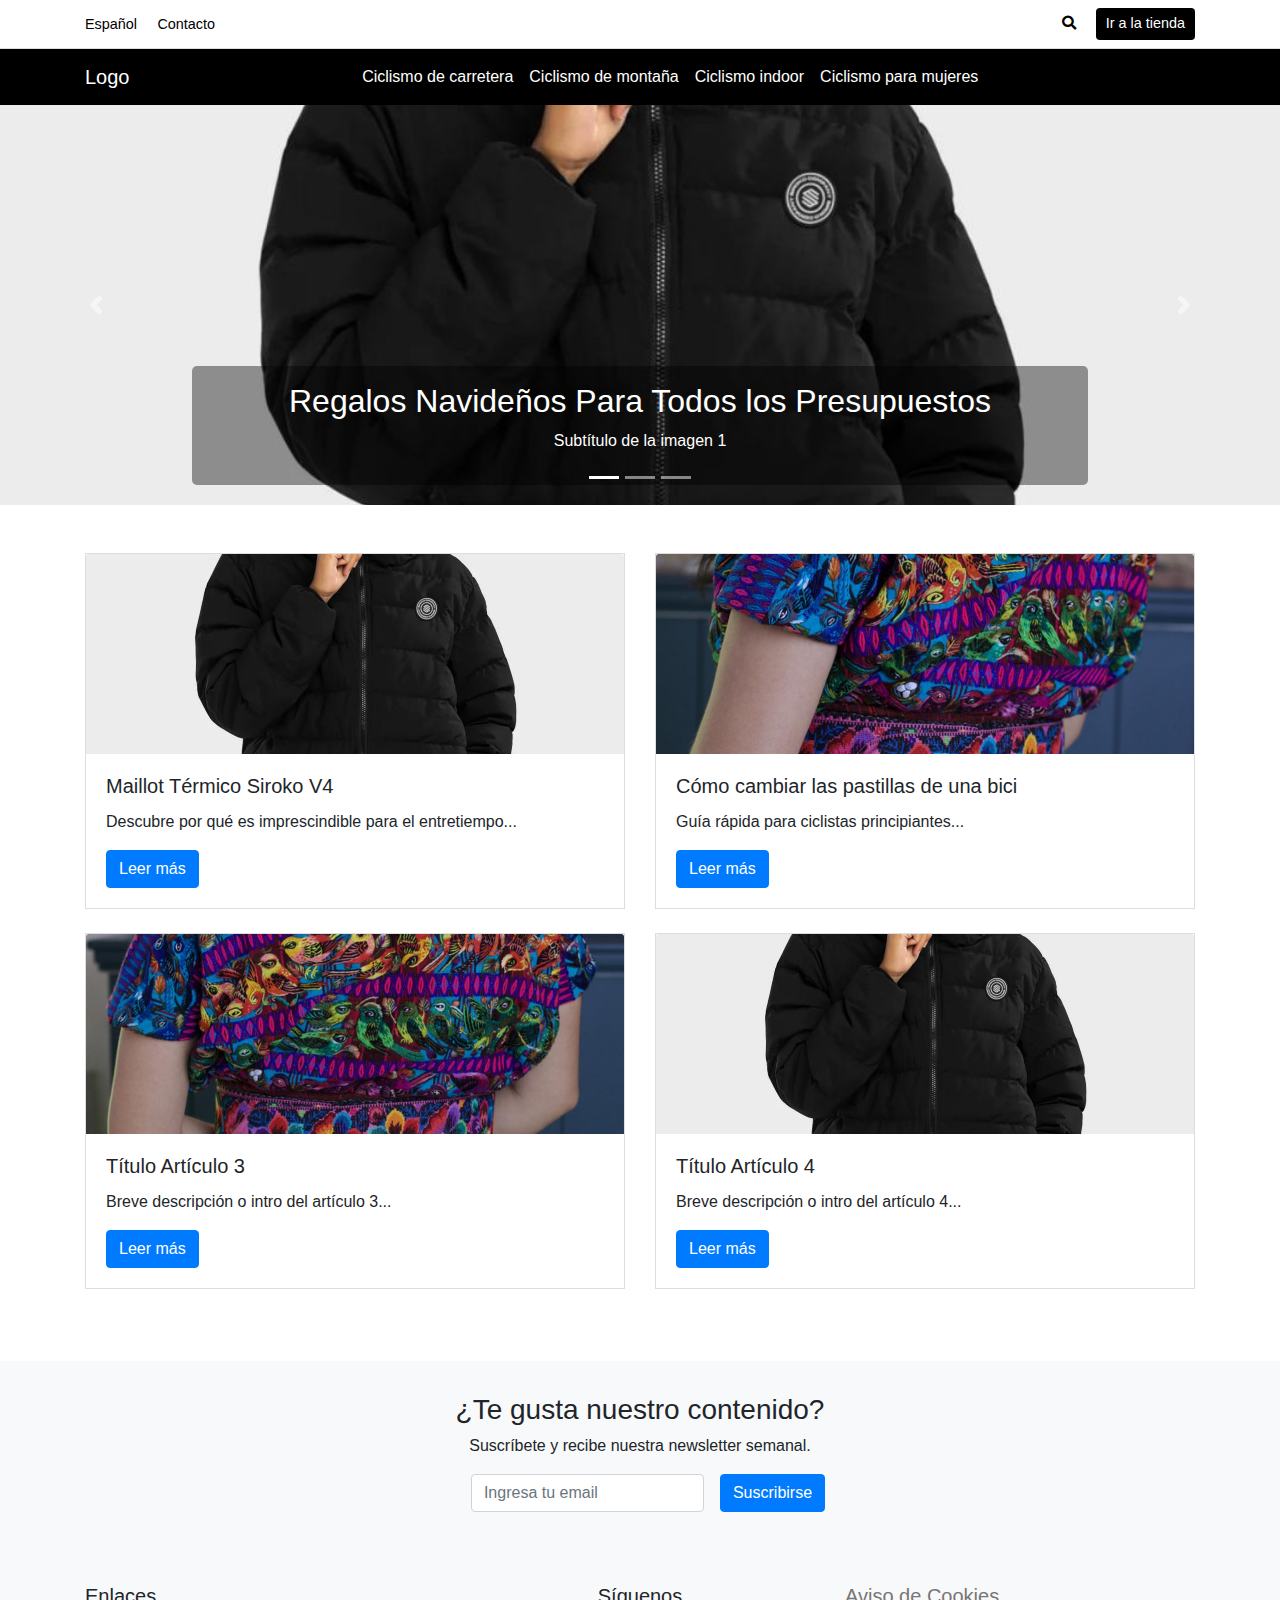
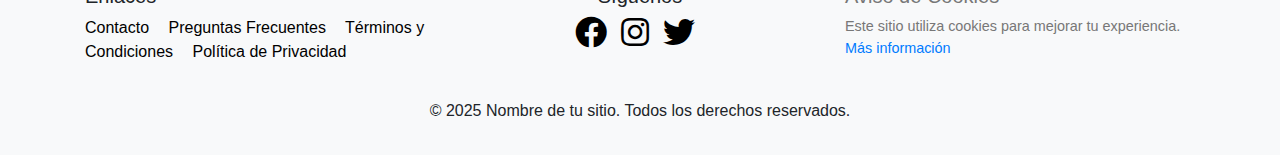
<file: blog.html>
<!DOCTYPE html>
<html lang="es">
<head>
  <meta charset="UTF-8">
  <title>Blog - Estilo Siroko</title>
  <!-- Bootstrap 4.5 CSS (CDN) -->
  <link 
    rel="stylesheet" 
    href="https://stackpath.bootstrapcdn.com/bootstrap/4.5.2/css/bootstrap.min.css"
  >
  <!-- Font Awesome para íconos (lupita, etc.) -->
  <link 
    rel="stylesheet" 
    href="https://cdnjs.cloudflare.com/ajax/libs/font-awesome/5.15.1/css/all.min.css"
  >
  <style>
    body {
      margin: 0;
      padding: 0;
      font-family: Arial, sans-serif;
      background-color: #fff;
    }

    /* Barra superior (blanca) */
    .top-bar {
      background-color: #fff;
      border-bottom: 1px solid #ddd;
    }
    .top-bar a, 
    .top-bar span {
      color: #000;
      font-size: 0.9rem;
    }
    .top-bar a:hover {
      text-decoration: none;
    }

    /* Botón "Ir a la tienda" */
    .btn-store {
      background-color: #000;
      color: #fff;
      border: none;
      font-size: 0.9rem;
      padding: 5px 10px;
    }
    .btn-store:hover {
      opacity: 0.8;
    }

    /* Barra negra (menú principal) */
    .main-nav {
      background-color: #000;
    }
    /* Texto del brand y enlaces del menú en blanco */
    .main-nav .navbar-brand,
    .main-nav .nav-link {
      color: #fff !important;
    }
    .main-nav .nav-link:hover {
      color: #ccc !important;
    }

    /* Ajustes de altura para el carrusel */
    .carousel-item {
      height: 400px; /* Ajusta la altura a tu gusto */
      background-size: cover;
      background-position: center;
      position: relative;
    }
    .carousel-caption {
      background-color: rgba(0, 0, 0, 0.4);
      padding: 1rem;
      border-radius: 5px;
    }

    /* Sección de artículos (cards) */
    .blog-cards .card {
      border: 1px solid #ddd;
      border-radius: 0;
    }
    .blog-cards .card img {
      object-fit: cover;
      height: 200px;
    }

    /* Sección de Newsletter */
    .newsletter {
      background-color: #f8f9fa;
      padding: 2rem 0;
      text-align: center;
    }

    /* Footer */
    footer {
      background-color: #f8f9fa;
      padding: 2rem 0;
    }
    .footer-links a {
      color: #000;
      margin-right: 15px;
    }
    .social-icons a {
      margin-right: 10px;
      color: #000;
    }
    .cookies {
      font-size: 0.9rem;
      color: #777;
    }
  </style>
</head>
<body>

  <!-- Barra superior blanca -->
  <div class="top-bar py-2">
    <div class="container">
      <!-- 
        Distribuimos el contenido con justify-content-between para 
        dejar "Español / Contacto" a la izquierda y "lupa / tienda" a la derecha,
        como en Siroko.
      -->
      <div class="d-flex justify-content-between align-items-center">
        <div>
          <span class="mr-3">Español</span>
          <a href="#">Contacto</a>
        </div>
        <div>
          <a href="#" class="mr-3">
            <i class="fas fa-search"></i>
          </a>
          <button class="btn btn-store">Ir a la tienda</button>
        </div>
      </div>
    </div>
  </div>
  <!-- Fin barra superior -->

  <!-- Barra de navegación principal (negra) -->
  <nav class="navbar navbar-expand-lg navbar-dark main-nav">
    <div class="container">
      <!-- 
        Logo a la izquierda. 
        Para centrar el menú, usamos "justify-content-center" 
        en la sección colapsable.
      -->
      <a class="navbar-brand" href="assets/images/ima20.jpg">Logo</a>
      
      <button 
        class="navbar-toggler" 
        type="button" 
        data-toggle="collapse" 
        data-target="#navbarContent" 
        aria-controls="navbarContent" 
        aria-expanded="false" 
        aria-label="Toggle navigation"
      >
        <span class="navbar-toggler-icon"></span>
      </button>
      
      <div 
        class="collapse navbar-collapse justify-content-center" 
        id="navbarContent"
      >
        <ul class="navbar-nav">
          <li class="nav-item">
            <a class="nav-link" href="#">Ciclismo de carretera</a>
          </li>
          <li class="nav-item">
            <a class="nav-link" href="#">Ciclismo de montaña</a>
          </li>
          <li class="nav-item">
            <a class="nav-link" href="#">Ciclismo indoor</a>
          </li>
          <li class="nav-item">
            <a class="nav-link" href="#">Ciclismo para mujeres</a>
          </li>
          <!-- Agrega más menús si lo deseas -->
        </ul>
      </div>
    </div>
  </nav>
  <!-- Fin barra de navegación -->

  <!-- Carousel (slider de imágenes) -->
  <div id="mainCarousel" class="carousel slide" data-ride="carousel">
    <!-- Indicadores (puntos) -->
    <ol class="carousel-indicators">
      <li data-target="#mainCarousel" data-slide-to="0" class="active"></li>
      <li data-target="#mainCarousel" data-slide-to="1"></li>
      <li data-target="#mainCarousel" data-slide-to="2"></li>
    </ol>

    <!-- Imágenes del carrusel -->
    <div class="carousel-inner">
      <div 
        class="carousel-item active" 
        style="background-image: url('assets/images/10.jpg');"
      >
        <div class="carousel-caption d-none d-md-block">
          <h2>Regalos Navideños Para Todos los Presupuestos</h2>
          <p>Subtítulo de la imagen 1</p>
        </div>
      </div>
      <div 
        class="carousel-item" 
        style="background-image: url('assets/images/10.jpg');"
      >
        <div class="carousel-caption d-none d-md-block">
          <h2>Título Imagen 2</h2>
          <p>Subtítulo de la imagen 2</p>
        </div>
      </div>
      <div 
        class="carousel-item" 
        style="background-image: url('assets/images/11.jpg');"
      >
        <div class="carousel-caption d-none d-md-block">
          <h2>Título Imagen 3</h2>
          <p>Subtítulo de la imagen 3</p>
        </div>
      </div>
    </div>

    <!-- Flechas de control (anterior / siguiente) -->
    <a 
      class="carousel-control-prev" 
      href="#mainCarousel" 
      role="button" 
      data-slide="prev"
    >
      <span 
        class="carousel-control-prev-icon" 
        aria-hidden="true"
      ></span>
      <span class="sr-only">Anterior</span>
    </a>
    <a 
      class="carousel-control-next" 
      href="#mainCarousel" 
      role="button" 
      data-slide="next"
    >
      <span 
        class="carousel-control-next-icon" 
        aria-hidden="true"
      ></span>
      <span class="sr-only">Siguiente</span>
    </a>
  </div>
  <!-- Fin Carousel -->

  <!-- Contenido principal (Artículos) -->
  <main class="container my-5">
    <div class="row blog-cards">
      <!-- Tarjeta 1 -->
      <div class="col-md-6 mb-4">
        <div class="card">
          <img 
            src="assets/images/10.jpg" 
            class="card-img-top" 
            alt="Imagen artículo 1"
          >
          <div class="card-body">
            <h5 class="card-title">Maillot Térmico Siroko V4</h5>
            <p class="card-text">
              Descubre por qué es imprescindible para el entretiempo...
            </p>
            <a href="#" class="btn btn-primary">Leer más</a>
          </div>
        </div>
      </div>
      <!-- Tarjeta 2 -->
      <div class="col-md-6 mb-4">
        <div class="card">
          <img 
            src="assets/images/11.jpg" 
            class="card-img-top" 
            alt="Imagen artículo 2"
          >
          <div class="card-body">
            <h5 class="card-title">Cómo cambiar las pastillas de una bici</h5>
            <p class="card-text">
              Guía rápida para ciclistas principiantes...
            </p>
            <a href="#" class="btn btn-primary">Leer más</a>
          </div>
        </div>
      </div>
    </div>

    <!-- Otra fila de artículos (ejemplo) -->
    <div class="row blog-cards">
      <!-- Tarjeta 3 -->
      <div class="col-md-6 mb-4">
        <div class="card">
          <img 
            src="assets/images/12.jpg" 
            class="card-img-top" 
            alt="Imagen artículo 3"
          >
          <div class="card-body">
            <h5 class="card-title">Título Artículo 3</h5>
            <p class="card-text">
              Breve descripción o intro del artículo 3...
            </p>
            <a href="#" class="btn btn-primary">Leer más</a>
          </div>
        </div>
      </div>
      <!-- Tarjeta 4 -->
      <div class="col-md-6 mb-4">
        <div class="card">
          <img 
            src="assets/images/10.jpg" 
            class="card-img-top" 
            alt="Imagen artículo 4"
          >
          <div class="card-body">
            <h5 class="card-title">Título Artículo 4</h5>
            <p class="card-text">
              Breve descripción o intro del artículo 4...
            </p>
            <a href="#" class="btn btn-primary">Leer más</a>
          </div>
        </div>
      </div>
    </div>
  </main>
  <!-- Fin Contenido Principal -->

  <!-- Sección de Newsletter -->
  <div class="newsletter">
    <div class="container">
      <h3>¿Te gusta nuestro contenido?</h3>
      <p>Suscríbete y recibe nuestra newsletter semanal.</p>
      <form class="form-inline justify-content-center">
        <div class="form-group mx-sm-3 mb-2">
          <label for="email" class="sr-only">Email</label>
          <input 
            type="email" 
            class="form-control" 
            id="email" 
            placeholder="Ingresa tu email"
          >
        </div>
        <button type="submit" class="btn btn-primary mb-2">
          Suscribirse
        </button>
      </form>
    </div>
  </div>
  <!-- Fin Newsletter -->

  <!-- Footer -->
  <footer>
    <div class="container">
      <div class="row">
        <!-- Sección de enlaces -->
        <div class="col-md-4 footer-links">
          <h5>Enlaces</h5>
          <a href="#">Contacto</a>
          <a href="#">Preguntas Frecuentes</a>
          <a href="#">Términos y Condiciones</a>
          <a href="#">Política de Privacidad</a>
        </div>
        <!-- Redes sociales -->
        <div class="col-md-4 text-center social-icons">
          <h5>Síguenos</h5>
          <a href="#" target="_blank">
            <i class="fab fa-facebook fa-2x"></i>
          </a>
          <a href="#" target="_blank">
            <i class="fab fa-instagram fa-2x"></i>
          </a>
          <a href="#" target="_blank">
            <i class="fab fa-twitter fa-2x"></i>
          </a>
        </div>
        <!-- Cookies y aviso legal -->
        <div class="col-md-4 cookies">
          <h5>Aviso de Cookies</h5>
          <p>
            Este sitio utiliza cookies para mejorar tu experiencia. 
            <a href="#">Más información</a>
          </p>
        </div>
      </div>
      <div class="row mt-4">
        <div class="col text-center">
          <p class="mb-0">
            &copy; 2025 Nombre de tu sitio. Todos los derechos reservados.
          </p>
        </div>
      </div>
    </div>
  </footer>
  <!-- Fin Footer -->

  <!-- Scripts de Bootstrap y jQuery -->
  <script 
    src="https://code.jquery.com/jquery-3.5.1.slim.min.js"
  ></script>
  <script 
    src="https://cdn.jsdelivr.net/npm/bootstrap@4.5.2/dist/js/bootstrap.bundle.min.js"
  ></script>
</body>
</html>
</file>
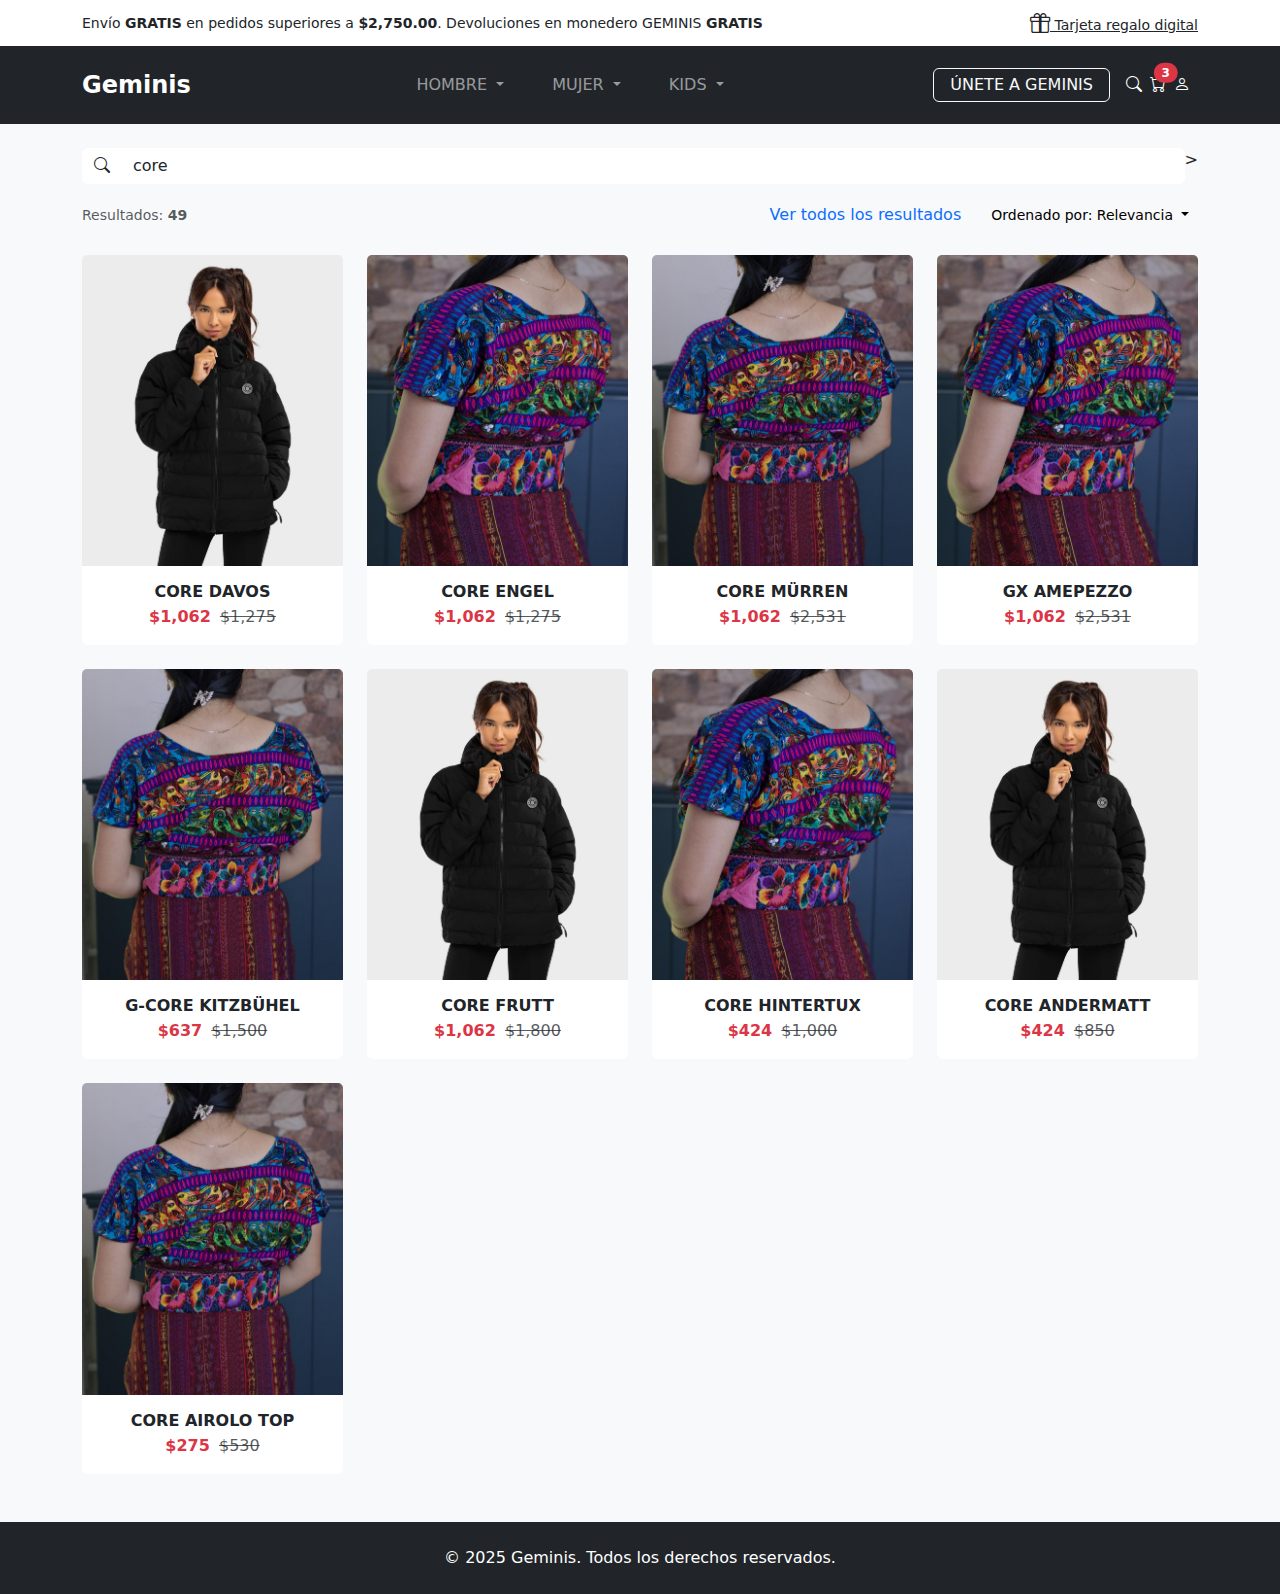
<file: buscador.html>
<!DOCTYPE html>
<html lang="es">
<head>
  <meta charset="UTF-8">
  <title>Geminis - Buscador</title>
  <meta name="viewport" content="width=device-width, initial-scale=1.0">

  <!-- Bootstrap CSS -->
  <link 
    rel="stylesheet"
    href="https://cdn.jsdelivr.net/npm/bootstrap@5.3.0-alpha1/dist/css/bootstrap.min.css"
  >
  <!-- Bootstrap Icons -->
  <link 
    rel="stylesheet"
    href="https://cdn.jsdelivr.net/npm/bootstrap-icons@1.10.5/font/bootstrap-icons.css"
  >
  <!-- Estilos CSS personalizados -->
  <style>
    /* ===================== Hero Section (fondo e imagen) ===================== */
    .hero-section {
        position: relative;            /* para posicionar el texto absoluto */
        height: 70vh;                  /* Ajusta a tu gusto (70vh, 80vh, etc.) */
        background-color: #000;        /* Fondo negro en áreas no cubiertas por la imagen */
        background-image: url("assets/images/ima20.jpg");
        background-repeat: no-repeat;  
        background-position: center;   
        background-size: contain;      /* Muestra la imagen completa, con bandas negras laterales si sobra espacio */
      }
      
      /* ===================== Texto sobre la imagen ===================== */
      .hero-section > div {
        position: absolute !important;
        bottom: 2rem !important;
        left: 2rem !important;
        margin: 0 !important;
        text-align: left !important;
        transform: none !important; /* Por si .d-flex le aplicaba transform */
        top: auto !important;       /* Eliminamos top de align-items-center */
        z-index: 1;
        color: #fff; /* O el color que quieras */
      }
      
      /* Ajusta tamaño de tipografía (título y texto) */
      .hero-section > div h1 {
        font-size: 3rem;
        margin-bottom: 0.5rem;
      }
      .hero-section > div p {
        font-size: 1.2rem;
      }
      
      /* ===================== Efectos en cards, etc. ===================== */
      .card:hover {
        transform: scale(1.02);
        transition: all 0.3s ease;
      }
      .badge.bg-danger {
        font-weight: bold;
        letter-spacing: 0.5px;
      }
      
        /* ======= Mega-menú general (primer nivel) ======= */
        .dropdown-menu {
          background-color: #333;
          border: none;
        }
        /* Mostrar el mega-menú al hover en pantallas grandes */
        @media (min-width: 992px) {
          .nav-item.dropdown:hover .dropdown-menu {
            display: block;
          }
          .navbar .dropdown-menu {
            margin-top: 0; /* Eliminar salto al desplegar */
          }
        }
        .dropdown-item {
          color: #fff;
        }
        .dropdown-item:hover {
          background-color: #444;
        }
        /* Íconos dentro del dropdown */
        .dropdown-menu i {
          color: #fff;
        }
        .dropdown-menu i:hover {
          color: #f00;
        }
        /* Espaciado en cada item */
        .dropdown-menu p {
          margin-top: 10px;
        }
    
        /* ======= Forzar mega-menú centrado ======= */
        .nav-item.dropdown.position-static .dropdown-menu {
          left: 0;
          right: 0;
          margin-left: auto;
          margin-right: auto;
        }
        .nav-item.dropdown.position-static .dropdown-menu .row {
          justify-content: center;
        }
    
        /* ======= Sub-submenú en otra fila horizontal ======= */
        .dropdown-submenu {
          /* Únicamente para aislar estilos del submenú. */
        }
        /* Segunda fila: oculto por defecto en desktop, se mostrará al hover */
        .dropdown-submenu .sublevel-row {
          display: none; /* Se activa al hover */
        }
    
        /* En pantallas grandes, al hacer hover en “Lifestyle” -> mostrar submenú */
        @media (min-width: 992px) {
          .dropdown-submenu:hover .sublevel-row {
            display: flex; /* Muestra la segunda fila en horizontal */
          }
        }
        /*
          NOTA: Hemos quitado position: absolute;
          para que la fila aparezca “debajo” de la primera,
          expandiendo el mega-menú hacia abajo, en lugar de un panel flotante.
        */
      </style>
    </head>
    
    <body class="bg-light">
          <!-- Top Info Bar (similar a Siroko) -->
          <div class="top-bar bg-white text-dark small py-2">
            <div class="container d-flex justify-content-center justify-content-md-between align-items-center">
              <div class="mb-0">
                Envío <strong>GRATIS</strong> en pedidos superiores a <strong>$2,750.00</strong>.
                Devoluciones en monedero GEMINIS <strong>GRATIS</strong>
              </div>
              <a href="#" class="text-dark text-decoration-underline d-none d-md-inline">
                <i class="bi bi-gift fs-5"></i> 
                Tarjeta regalo digital
              </a>
            </div>
          </div>
      <!-- Navbar -->
      <nav class="navbar navbar-expand-lg navbar-dark bg-dark py-3">
        <div class="container">
          <a class="navbar-brand fw-bold fs-4" href="#">Geminis</a>
          <button
            class="navbar-toggler"
            type="button"
            data-bs-toggle="collapse"
            data-bs-target="#navbarNav"
            aria-controls="navbarNav"
            aria-expanded="false"
            aria-label="Toggle navigation"
          >
            <span class="navbar-toggler-icon"></span>
          </button>
    
          <div
            class="collapse navbar-collapse justify-content-between align-items-center"
            id="navbarNav"
          >
            <!-- Menú principal -->
            <ul class="navbar-nav mx-auto">
              <!-- ========== HOMBRE ========== -->
              <li class="nav-item dropdown position-static">
                <a
                  class="nav-link dropdown-toggle text-uppercase mx-3"
                  href="#"
                  id="hombreDropdown"
                  role="button"
                  data-bs-toggle="dropdown"
                  aria-expanded="false"
                >
                  Hombre
                </a>
                <!-- Mega-menú (primer nivel) -->
                <div
                  class="dropdown-menu w-100 p-3 shadow-lg"
                  aria-labelledby="hombreDropdown"
                >
                  <!-- Fila principal -->
                  <div class="row text-center">
                    <!-- Ciclismo -->
                    <div class="col-auto mb-3">
                      <a href="#" class="dropdown-item">
                        <i class="bi bi-bicycle fs-1"></i>
                        <p class="mb-0">Ciclismo</p>
                      </a>
                    </div>
                    <!-- Esquí & Snowboard -->
                    <div class="col-auto mb-3">
                      <a href="#" class="dropdown-item">
                        <i class="bi bi-snow fs-1"></i>
                        <p class="mb-0">Esquí & Snowboard</p>
                      </a>
                    </div>
    
                    <!-- LIFESTYLE (tiene su submenú) -->
                    <div class="col-auto mb-3 dropdown-submenu">
                      <!-- Botón principal de Lifestyle -->
                      <a
                        href="#"
                        class="dropdown-item dropdown-toggle"
                        id="lifestyleDropdown"
                        role="button"
                        data-bs-toggle="dropdown"
                        aria-expanded="false"
                      >
                        <i class="bi bi-person-lines-fill fs-1"></i>
                        <p class="mb-0">Lifestyle</p>
                      </a>
                      <!-- SEGUNDA FILA (subnivel) -->  
                      <div class="row text-center sublevel-row p-3">
                        <!-- Novedades -->
                        <div class="col-auto mb-3">
                          <a href="#" class="dropdown-item">
                            <i class="bi bi-star fs-1 text-success"></i>
                            <p class="mb-0">Novedades</p>
                          </a>
                        </div>
                        <!-- Ofertas -->
                        <div class="col-auto mb-3">
                          <a href="#" class="dropdown-item">
                            <i class="bi bi-alarm fs-1 text-warning"></i>
                            <p class="mb-0">Ofertas</p>
                          </a>
                        </div>
                        <!-- Parkas y Abrigos -->
                        <div class="col-auto mb-3">
                          <a href="#" class="dropdown-item">
                            <i class="bi bi-cloud fs-1"></i>
                            <p class="mb-0">Parkas y Abrigos</p>
                          </a>
                        </div>
                        <!-- Coach Jackets -->
                        <div class="col-auto mb-3">
                          <a href="#" class="dropdown-item">
                            <i class="bi bi-journal-text fs-1"></i>
                            <p class="mb-0">Coach Jackets</p>
                          </a>
                        </div>
                        <!-- Sudaderas -->
                        <div class="col-auto mb-3">
                          <a href="#" class="dropdown-item">
                            <i class="bi bi-bookmark fs-1"></i>
                            <p class="mb-0">Sudaderas</p>
                          </a>
                        </div>
                        <!-- Camisetas -->
                        <div class="col-auto mb-3">
                          <a href="#" class="dropdown-item">
                            <i class="bi bi-tag fs-1"></i>
                            <p class="mb-0">Camisetas</p>
                          </a>
                        </div>
                        <!-- Iconic -->
                        <div class="col-auto mb-3">
                          <a href="#" class="dropdown-item">
                            <i class="bi bi-eyeglasses fs-1"></i>
                            <p class="mb-0">Iconic</p>
                          </a>
                        </div>
                        <!-- X1 -->
                        <div class="col-auto mb-3">
                          <a href="#" class="dropdown-item">
                            <i class="bi bi-eyeglasses fs-1"></i>
                            <p class="mb-0">X1</p>
                          </a>
                        </div>
                        <!-- Accesorios -->
                        <div class="col-auto mb-3">
                          <a href="#" class="dropdown-item">
                            <i class="bi bi-bag fs-1"></i>
                            <p class="mb-0">Accesorios</p>
                          </a>
                        </div>
                      </div> <!-- /row sublevel-row -->
                    </div> <!-- /Lifestyle -->
    
                    <!-- Gym & Training -->
                    <div class="col-auto mb-3">
                      <a href="#" class="dropdown-item">
                        <i class="bi bi-dumbbell fs-1"></i>
                        <p class="mb-0">Gym & Training</p>
                      </a>
                    </div>
                    <!-- Adventure -->
                    <div class="col-auto mb-3">
                      <a href="#" class="dropdown-item">
                        <i class="bi bi-tree fs-1"></i>
                        <p class="mb-0">Adventure</p>
                      </a>
                    </div>
                    <!-- Golf -->
                    <div class="col-auto mb-3">
                      <a href="#" class="dropdown-item">
                        <i class="bi bi-golf fs-1"></i>
                        <p class="mb-0">Golf</p>
                      </a>
                    </div>
                    <!-- Collabs -->
                    <div class="col-auto mb-3">
                      <a href="#" class="dropdown-item">
                        <i class="bi bi-people fs-1"></i>
                        <p class="mb-0">Collabs</p>
                      </a>
                    </div>
                  </div> <!-- /row principal -->
                </div> <!-- /dropdown-menu HOMBRE -->
              </li> <!-- /nav-item HOMBRE -->
    
              <!-- ========== MUJER (solo primer nivel) ========== -->
              <li class="nav-item dropdown position-static">
                <a
                  class="nav-link dropdown-toggle text-uppercase mx-3"
                  href="#"
                  id="mujerDropdown"
                  role="button"
                  data-bs-toggle="dropdown"
                  aria-expanded="false"
                >
                  Mujer
                </a>
                <div
                  class="dropdown-menu w-100 p-3 shadow-lg"
                  aria-labelledby="mujerDropdown"
                >
                  <div class="row text-center">
                    <div class="col-auto mb-3">
                      <a href="#" class="dropdown-item">
                        <i class="bi bi-bicycle fs-1"></i>
                        <p class="mb-0">Ciclismo</p>
                      </a>
                    </div>
                    <div class="col-auto mb-3">
                      <a href="#" class="dropdown-item">
                        <i class="bi bi-snow fs-1"></i>
                        <p class="mb-0">Esquí & Snowboard</p>
                      </a>
                    </div>
                    <!-- Más ítems a gusto... -->
                  </div>
                </div>
              </li>
    
              <!-- ========== KIDS (solo primer nivel) ========== -->
              <li class="nav-item dropdown position-static">
                <a
                  class="nav-link dropdown-toggle text-uppercase mx-3"
                  href="#"
                  id="kidsDropdown"
                  role="button"
                  data-bs-toggle="dropdown"
                  aria-expanded="false"
                >
                  Kids
                </a>
                <div
                  class="dropdown-menu w-100 p-3 shadow-lg"
                  aria-labelledby="kidsDropdown"
                >
                  <div class="row text-center">
                    <div class="col-auto mb-3">
                      <a href="#" class="dropdown-item">
                        <i class="bi bi-bicycle fs-1"></i>
                        <p class="mb-0">Ciclismo</p>
                      </a>
                    </div>
                    <div class="col-auto mb-3">
                      <a href="#" class="dropdown-item">
                        <i class="bi bi-snow fs-1"></i>
                        <p class="mb-0">Esquí & Snowboard</p>
                      </a>
                    </div>
                    <!-- Más ítems a gusto... -->
                  </div>
                </div>
              </li>
            </ul><!-- /ul.navbar-nav -->
    
            <!-- Botón Únete e Íconos a la derecha -->
            <div class="d-flex align-items-center">
              <a class="btn btn-outline-light px-3 py-1 me-3 text-uppercase" href="registro.html">Únete a Geminis</a>
              <a class="nav-link text-white me-2" href="buscador.html"><i class="bi bi-search"></i></a>
              <a class="nav-link text-white me-2 position-relative" href="eshop.html">
                <i class="bi bi-cart"></i>
                <span class="position-absolute top-0 start-100 translate-middle badge rounded-pill bg-danger">
                  3
                </span>
              </a>
              <a class="nav-link text-white me-2" href="#"><i class="bi bi-person"></i></a>
            </div>
          </div> <!-- /.collapse.navbar-collapse -->
        </div> <!-- /.container -->
      </nav> <!-- /nav -->
    
  <!-- Sección de búsqueda -->
  <section class="container my-4">
    <!-- Caja del input (Simulando Siroko) -->
    <div class="mb-3">
      <div class="input-group">
        <span class="input-group-text bg-white border-0" id="buscador-icon">
          <i class="bi bi-search"></i>
        </span>
        <input 
          type="text" 
          class="form-control border-0" 
          placeholder="Busca en Geminis" 
          aria-label="Busca en Geminis" 
          aria-describedby="buscador-icon"
          value="core"  <!-- Simulando que ya buscó "core" -->
        >
      </div>
    </div>
    <!-- Resultados y etiqueta de cuántos productos -->
    <div class="d-flex justify-content-between align-items-center">
      <small class="text-muted">Resultados: <span class="fw-bold">49</span></small>
      <div>
        <a href="#" class="text-decoration-none me-3">Ver todos los resultados</a>
        <!-- Ordenar por -->
        <div class="dropdown d-inline-block">
          <button 
            class="btn btn-light btn-sm dropdown-toggle" 
            type="button" 
            id="ordenarMenu" 
            data-bs-toggle="dropdown" 
            aria-expanded="false"
          >
            Ordenado por: Relevancia
          </button>
          <ul class="dropdown-menu" aria-labelledby="ordenarMenu">
            <li><a class="dropdown-item" href="#">Precio: menor a mayor</a></li>
            <li><a class="dropdown-item" href="#">Precio: mayor a menor</a></li>
            <li><a class="dropdown-item" href="#">Novedades</a></li>
          </ul>
        </div>
      </div>
    </div>
  </section>

  <!-- Grid de resultados (9 productos por fila en pantallas grandes) -->
  <section class="container mb-5">
    <!-- 
       row-cols-2  -> en pantallas muy pequeñas (sm <576px) se verán 2 columnas
       row-cols-md-4 -> en ≥768px -> 4 columnas
       row-cols-xl-9 -> en ≥1200px -> 9 columnas
    -->
    <div class="row row-cols-2 row-cols-md-4 row-cols-xl-9 g-4">
      <!-- Producto 1 -->
      <div class="col">
        <div class="card border-0 text-center h-100">
          <img src="assets/images/10.jpg" class="card-img-top" alt="CORE DAVOS">
          <div class="card-body">
            <h6 class="fw-bold text-uppercase mb-1">CORE DAVOS</h6>
            <p class="mb-0">
              <span class="text-danger fw-bold">$1,062</span>
              <del class="text-muted ms-1">$1,275</del>
            </p>
          </div>
        </div>
      </div>
      <!-- Producto 2 -->
      <div class="col">
        <div class="card border-0 text-center h-100">
          <img src="assets/images/11.jpg" class="card-img-top" alt="CORE ENGEL">
          <div class="card-body">
            <h6 class="fw-bold text-uppercase mb-1">CORE ENGEL</h6>
            <p class="mb-0">
              <span class="text-danger fw-bold">$1,062</span>
              <del class="text-muted ms-1">$1,275</del>
            </p>
          </div>
        </div>
      </div>
      <!-- Producto 3 -->
      <div class="col">
        <div class="card border-0 text-center h-100">
          <img src="assets/images/12.jpg" class="card-img-top" alt="CORE MÜRREN">
          <div class="card-body">
            <h6 class="fw-bold text-uppercase mb-1">CORE MÜRREN</h6>
            <p class="mb-0">
              <span class="text-danger fw-bold">$1,062</span>
              <del class="text-muted ms-1">$2,531</del>
            </p>
          </div>
        </div>
      </div>
      <!-- Producto 4 -->
      <div class="col">
        <div class="card border-0 text-center h-100">
          <img src="assets/images/11.jpg" class="card-img-top" alt="GX AMEPEZZO">
          <div class="card-body">
            <h6 class="fw-bold text-uppercase mb-1">GX AMEPEZZO</h6>
            <p class="mb-0">
              <span class="text-danger fw-bold">$1,062</span>
              <del class="text-muted ms-1">$2,531</del>
            </p>
          </div>
        </div>
      </div>
      <!-- Producto 5 -->
      <div class="col">
        <div class="card border-0 text-center h-100">
          <img src="assets/images/12.jpg" class="card-img-top" alt="G-CORE KITZBÜHEL">
          <div class="card-body">
            <h6 class="fw-bold text-uppercase mb-1">G-CORE KITZBÜHEL</h6>
            <p class="mb-0">
              <span class="text-danger fw-bold">$637</span>
              <del class="text-muted ms-1">$1,500</del>
            </p>
          </div>
        </div>
      </div>
      <!-- Producto 6 -->
      <div class="col">
        <div class="card border-0 text-center h-100">
          <img src="assets/images/10.jpg" class="card-img-top" alt="CORE FRUTT">
          <div class="card-body">
            <h6 class="fw-bold text-uppercase mb-1">CORE FRUTT</h6>
            <p class="mb-0">
              <span class="text-danger fw-bold">$1,062</span>
              <del class="text-muted ms-1">$1,800</del>
            </p>
          </div>
        </div>
      </div>
      <!-- Producto 7 -->
      <div class="col">
        <div class="card border-0 text-center h-100">
          <img src="assets/images/11.jpg" class="card-img-top" alt="CORE HINTERTUX">
          <div class="card-body">
            <h6 class="fw-bold text-uppercase mb-1">CORE HINTERTUX</h6>
            <p class="mb-0">
              <span class="text-danger fw-bold">$424</span>
              <del class="text-muted ms-1">$1,000</del>
            </p>
          </div>
        </div>
      </div>
      <!-- Producto 8 -->
      <div class="col">
        <div class="card border-0 text-center h-100">
          <img src="assets/images/10.jpg" class="card-img-top" alt="CORE ANDERMATT">
          <div class="card-body">
            <h6 class="fw-bold text-uppercase mb-1">CORE ANDERMATT</h6>
            <p class="mb-0">
              <span class="text-danger fw-bold">$424</span>
              <del class="text-muted ms-1">$850</del>
            </p>
          </div>
        </div>
      </div>
      <!-- Producto 9 -->
      <div class="col">
        <div class="card border-0 text-center h-100">
          <img src="assets/images/12.jpg" class="card-img-top" alt="CORE AIROLO TOP">
          <div class="card-body">
            <h6 class="fw-bold text-uppercase mb-1">CORE Airolo Top</h6>
            <p class="mb-0">
              <span class="text-danger fw-bold">$275</span>
              <del class="text-muted ms-1">$530</del>
            </p>
          </div>
        </div>
      </div>
      <!-- Más productos en filas siguientes (cada 9 <div class="col"> conforma una fila) -->
    </div>
  </section>

  <!-- Footer (igual que index) -->
  <footer class="bg-dark text-white py-4 text-center">
    &copy; 2025 Geminis. Todos los derechos reservados.
  </footer>

  <!-- Bootstrap JS -->
  <script 
    src="https://cdn.jsdelivr.net/npm/bootstrap@5.3.0-alpha1/dist/js/bootstrap.bundle.min.js">
  </script>
</body>
</html>
</file>
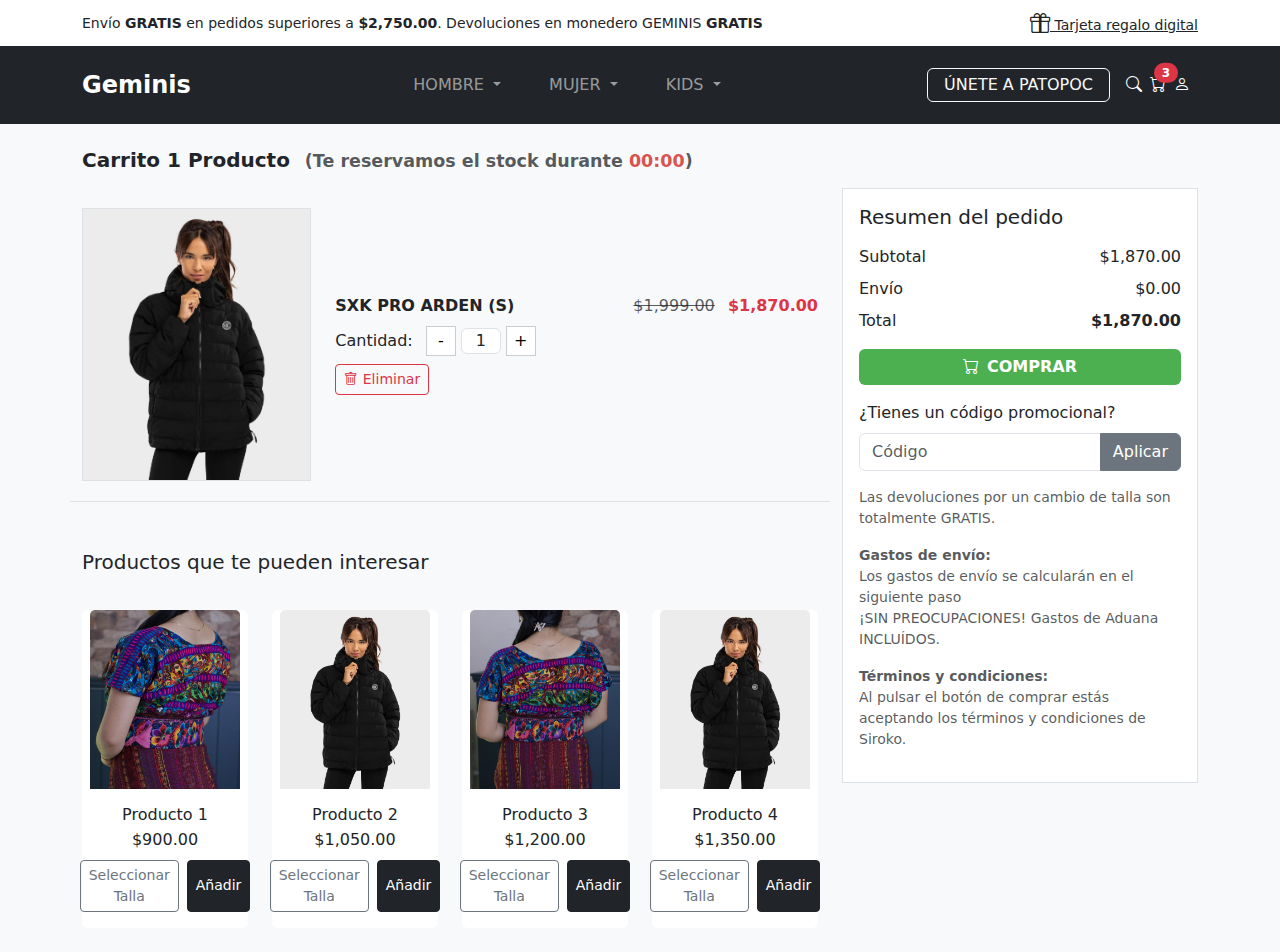
<file: compra-final.html>
<!DOCTYPE html>
<html lang="es">
<head>
  <meta charset="UTF-8">
  <title>Carrito - Gemini's</title>
  <!-- Bootstrap 5 CSS -->
  <link 
    href="https://cdn.jsdelivr.net/npm/bootstrap@5.3.0/dist/css/bootstrap.min.css" 
    rel="stylesheet"
  >
  <!-- Bootstrap Icons (para usar bi-cart, bi-trash, etc.) -->
  <link 
    rel="stylesheet" 
    href="https://cdn.jsdelivr.net/npm/bootstrap-icons@1.10.5/font/bootstrap-icons.css"
  >

  <style>
    /* =========================
       ESTILOS PERSONALIZADOS
       ========================= */
    body {
      background-color: #f8f9fa;
    }
    /* Título principal estilo Siroko */
    .cart-title {
      font-size: 1.25rem;
      font-weight: 600;
      margin: 0;
    }
    .countdown {
      color: #d9534f; /* rojo */
      font-weight: bold;
    }
    /* Sección de producto en el carrito */
    .cart-product {
      border-bottom: 1px solid #dee2e6;
      padding: 20px 0;
    }
    .cart-product:last-child {
      border-bottom: none;
    }
    /* Imagen del producto (más grande) */
    .product-image img {
      width: 250px; /* Ajusta si quieres más o menos grande */
      max-width: 100%;
      border: 1px solid #dee2e6;
    }
    /* Botón verde "COMPRAR" */
    .btn-buy {
      background-color: #4CAF50;
      color: #fff;
      font-weight: 600;
      border: none;
    }
    .btn-buy:hover {
      background-color: #45a049;
    }
    /* Botones de cantidad (+ / -) */
    .quantity-controls {
      display: inline-flex;
      align-items: center;
      gap: 5px;
    }
    .quantity-controls button {
      width: 30px;
      height: 30px;
      border: 1px solid #ccc;
      background: #fff;
      cursor: pointer;
      padding: 0;
      line-height: 1;
    }
    .quantity-controls input {
      width: 40px;
      text-align: center;
    }
    /* Productos relacionados (tarjeta vertical con imagen arriba) */
    .related-products .card {
      border: none;
      transition: transform 0.2s;
      text-align: center; /* Centra el contenido */
    }
    .related-products .card:hover {
      transform: scale(1.02);
    }
    /* Imagen más pequeña y centrada */
    .related-products .card-img-top {
      width: 150px; 
      height: auto;
      margin: 0 auto; /* Centra la imagen horizontalmente */
      display: block;
    }
  </style>
</head>

<body class="bg-light">
  <!-- Top Info Bar (similar a Siroko) -->
  <div class="top-bar bg-white text-dark small py-2">
    <div class="container d-flex justify-content-center justify-content-md-between align-items-center">
      <div class="mb-0">
        Envío <strong>GRATIS</strong> en pedidos superiores a <strong>$2,750.00</strong>.
        Devoluciones en monedero GEMINIS <strong>GRATIS</strong>
      </div>
      <a href="#" class="text-dark text-decoration-underline d-none d-md-inline">
        <i class="bi bi-gift fs-5"></i> 
        Tarjeta regalo digital
      </a>
    </div>
  </div>

  <!-- Navbar -->
  <nav class="navbar navbar-expand-lg navbar-dark bg-dark py-3">
    <div class="container">
      <a class="navbar-brand fw-bold fs-4" href="index.html">Geminis</a>
      <button
        class="navbar-toggler"
        type="button"
        data-bs-toggle="collapse"
        data-bs-target="#navbarNav"
        aria-controls="navbarNav"
        aria-expanded="false"
        aria-label="Toggle navigation"
      >
        <span class="navbar-toggler-icon"></span>
      </button>

      <div
        class="collapse navbar-collapse justify-content-between align-items-center"
        id="navbarNav"
      >
        <!-- Menú principal -->
        <ul class="navbar-nav mx-auto">
          <!-- HOMBRE -->
          <li class="nav-item dropdown position-static">
            <a
              class="nav-link dropdown-toggle text-uppercase mx-3"
              href="#"
              id="hombreDropdown"
              role="button"
              data-bs-toggle="dropdown"
              aria-expanded="false"
            >
              Hombre
            </a>
            <!-- Mega-menú -->
            <div
              class="dropdown-menu w-100 p-3 shadow-lg"
              aria-labelledby="hombreDropdown"
            >
              <div class="row text-center">
                <!-- Ciclismo -->
                <div class="col-auto mb-3">
                  <a href="#" class="dropdown-item">
                    <i class="bi bi-bicycle fs-1"></i>
                    <p class="mb-0">Ciclismo</p>
                  </a>
                </div>
                <!-- Esquí & Snowboard -->
                <div class="col-auto mb-3">
                  <a href="#" class="dropdown-item">
                    <i class="bi bi-snow fs-1"></i>
                    <p class="mb-0">Esquí & Snowboard</p>
                  </a>
                </div>
                <!-- Más categorías... -->
              </div>
            </div>
          </li>
          <!-- MUJER -->
          <li class="nav-item dropdown position-static">
            <a
              class="nav-link dropdown-toggle text-uppercase mx-3"
              href="#"
              id="mujerDropdown"
              role="button"
              data-bs-toggle="dropdown"
              aria-expanded="false"
            >
              Mujer
            </a>
            <!-- Mega-menú simple -->
            <div
              class="dropdown-menu w-100 p-3 shadow-lg"
              aria-labelledby="mujerDropdown"
            >
              <div class="row text-center">
                <div class="col-auto mb-3">
                  <a href="#" class="dropdown-item">
                    <i class="bi bi-bicycle fs-1"></i>
                    <p class="mb-0">Ciclismo</p>
                  </a>
                </div>
                <!-- Más categorías... -->
              </div>
            </div>
          </li>
          <!-- KIDS -->
          <li class="nav-item dropdown position-static">
            <a
              class="nav-link dropdown-toggle text-uppercase mx-3"
              href="#"
              id="kidsDropdown"
              role="button"
              data-bs-toggle="dropdown"
              aria-expanded="false"
            >
              Kids
            </a>
            <div
              class="dropdown-menu w-100 p-3 shadow-lg"
              aria-labelledby="kidsDropdown"
            >
              <div class="row text-center">
                <div class="col-auto mb-3">
                  <a href="#" class="dropdown-item">
                    <i class="bi bi-bicycle fs-1"></i>
                    <p class="mb-0">Ciclismo</p>
                  </a>
                </div>
                <!-- Más categorías... -->
              </div>
            </div>
          </li>
        </ul><!-- /ul.navbar-nav -->

        <!-- Botón Únete e Íconos a la derecha -->
        <div class="d-flex align-items-center">
          <a class="btn btn-outline-light px-3 py-1 me-3 text-uppercase" href="registro.html">Únete a Patopoc</a>
          <a class="nav-link text-white me-2" href="buscador.html"><i class="bi bi-search"></i></a>
          <a class="nav-link text-white me-2 position-relative" href="eshop.html">
            <i class="bi bi-cart"></i>
            <span class="position-absolute top-0 start-100 translate-middle badge rounded-pill bg-danger">
              3
            </span>
          </a>
          <a class="nav-link text-white me-2" href="sesion.html"><i class="bi bi-person"></i></a>
        </div>
      </div> <!-- /.collapse.navbar-collapse -->
    </div> <!-- /.container -->
  </nav> <!-- /nav -->

  <!-- CONTENEDOR PRINCIPAL -->
  <div class="container my-4">

    <!-- ENCABEZADO: Carrito 1 Producto + Cuenta regresiva -->
    <div class="row mb-3">
      <div class="col-12">
        <h4 class="cart-title">
          Carrito 1 Producto
          <small class="text-muted ms-2">
            (Te reservamos el stock durante 
            <span id="countdown" class="countdown">00:00</span>)
          </small>
        </h4>
      </div>
    </div>

    <!-- FILA PRINCIPAL: (Columna izquierda) Productos + Relacionados  |  (Columna derecha) Resumen -->
    <div class="row">
      
      <!-- COLUMNA IZQUIERDA (col-md-8): Producto principal + Productos relacionados -->
      <div class="col-md-8">
        <!-- Producto 1 -->
        <div class="row cart-product">
          <!-- Imagen del producto (col-4) -->
          <div class="col-4 product-image d-flex align-items-center">
            <!-- Reemplaza con tu imagen real (ej: "sxk-pro-arden.jpg") -->
            <img 
              src="assets/images/10.jpg" 
              alt="Producto principal"
            >
          </div>
          <!-- Detalles del producto (col-8) -->
          <div class="col-8 d-flex flex-column justify-content-center">
            <!-- Nombre a la izquierda, precios a la derecha -->
            <div class="d-flex justify-content-between align-items-center mb-2">
              <strong>SXK PRO ARDEN (S)</strong>
              <div>
                <!-- Precio tachado y precio final -->
                <del class="text-muted me-2">$1,999.00</del>
                <span class="text-danger fw-bold">$1,870.00</span>
              </div>
            </div>
            <!-- Solo Cantidad y Eliminar (sin talla) -->
            <div class="mb-2">
              <label class="me-2">Cantidad:</label>
              <div class="quantity-controls">
                <button class="btnMinus">-</button>
                <input type="text" class="form-control p-0" value="1" readonly>
                <button class="btnPlus">+</button>
              </div>
            </div>
            <div>
              <button class="btn btn-outline-danger btn-sm">
                <i class="bi bi-trash"></i> Eliminar
              </button>
            </div>
          </div>
        </div><!-- Fin row cart-product -->

        <!-- SECCIÓN: Productos que te pueden interesar (debajo del producto) -->
        <div class="row mt-5">
          <h5>Productos que te pueden interesar</h5>
          <div class="col-12 related-products">
            <!-- 4 productos en 4 columnas (verticales) -->
            <div class="row row-cols-1 row-cols-sm-2 row-cols-md-4 g-4 mt-1">
              <!-- Producto relacionado 1 (11.jpg) -->
              <div class="col">
                <div class="card">
                  <img 
                    src="assets/images/11.jpg" 
                    class="card-img-top" 
                    alt="Producto 1"
                  >
                  <div class="card-body">
                    <h6 class="card-title mb-1">Producto 1</h6>
                    <p class="card-text mb-1">$900.00</p>
                    <!-- Botones: Seleccionar Talla (gris) + Añadir (negro) -->
                    <div class="d-flex justify-content-center gap-2 mt-2">
                      <button class="btn btn-outline-secondary btn-sm">Seleccionar Talla</button>
                      <button class="btn btn-dark btn-sm">Añadir</button>
                    </div>
                  </div>
                </div>
              </div>
              <!-- Producto relacionado 2 (10.jpg) -->
              <div class="col">
                <div class="card">
                  <img 
                    src="assets/images/10.jpg" 
                    class="card-img-top" 
                    alt="Producto 2"
                  >
                  <div class="card-body">
                    <h6 class="card-title mb-1">Producto 2</h6>
                    <p class="card-text mb-1">$1,050.00</p>
                    <div class="d-flex justify-content-center gap-2 mt-2">
                      <button class="btn btn-outline-secondary btn-sm">Seleccionar Talla</button>
                      <button class="btn btn-dark btn-sm">Añadir</button>
                    </div>
                  </div>
                </div>
              </div>
              <!-- Producto relacionado 3 (12.jpg) -->
              <div class="col">
                <div class="card">
                  <img 
                    src="assets/images/12.jpg" 
                    class="card-img-top" 
                    alt="Producto 3"
                  >
                  <div class="card-body">
                    <h6 class="card-title mb-1">Producto 3</h6>
                    <p class="card-text mb-1">$1,200.00</p>
                    <div class="d-flex justify-content-center gap-2 mt-2">
                      <button class="btn btn-outline-secondary btn-sm">Seleccionar Talla</button>
                      <button class="btn btn-dark btn-sm">Añadir</button>
                    </div>
                  </div>
                </div>
              </div>
              <!-- Producto relacionado 4 (10.jpg) -->
              <div class="col">
                <div class="card">
                  <img 
                    src="assets/images/10.jpg" 
                    class="card-img-top" 
                    alt="Producto 4"
                  >
                  <div class="card-body">
                    <h6 class="card-title mb-1">Producto 4</h6>
                    <p class="card-text mb-1">$1,350.00</p>
                    <div class="d-flex justify-content-center gap-2 mt-2">
                      <button class="btn btn-outline-secondary btn-sm">Seleccionar Talla</button>
                      <button class="btn btn-dark btn-sm">Añadir</button>
                    </div>
                  </div>
                </div>
              </div>
            </div><!-- row -->
          </div>
        </div><!-- fin row de productos relacionados -->

      </div><!-- Fin columna izquierda (col-md-8) -->

      <!-- COLUMNA DERECHA (col-md-4): Resumen del pedido -->
      <div class="col-md-4">
        <div class="bg-white border p-3">
          <h5 class="mb-3">Resumen del pedido</h5>
          <!-- Subtotal -->
          <div class="d-flex justify-content-between mb-2">
            <span>Subtotal</span>
            <span>$1,870.00</span>
          </div>
          <!-- Envío -->
          <div class="d-flex justify-content-between mb-2">
            <span>Envío</span>
            <span>$0.00</span>
          </div>
          <!-- Total -->
          <div class="d-flex justify-content-between mb-3">
            <span>Total</span>
            <strong>$1,870.00</strong>
          </div>
          <!-- Botón de comprar -->
          <button 
            class="btn btn-buy w-100 mb-3 d-flex align-items-center justify-content-center"
            class="btn btn-buy w-100" 
  onclick="location.href='checkout.html';"
          >
            <i class="bi bi-cart me-2"></i> COMPRAR
          </button>
          <!-- Código promocional -->
          <label for="promoCode" class="form-label">¿Tienes un código promocional?</label>
          <div class="input-group mb-3">
            <input 
              type="text" 
              id="promoCode" 
              class="form-control" 
              placeholder="Código"
            >
            <button class="btn btn-secondary" type="button">
              Aplicar
            </button>
          </div>

          <!-- Texto adicional: devoluciones GRATIS -->
          <div class="mb-3 text-muted" style="font-size: 0.875rem;">
            Las devoluciones por un cambio de talla son totalmente GRATIS.
          </div>

          <!-- TEXTO ADICIONAL (Gastos de envío, Aduana, Términos) -->
          <div class="text-muted" style="font-size: 0.875rem;">
            <p>
              <strong>Gastos de envío:</strong><br>
              Los gastos de envío se calcularán en el siguiente paso<br>
              ¡SIN PREOCUPACIONES! Gastos de Aduana INCLUÍDOS.
            </p>
            <p>
              <strong>Términos y condiciones:</strong><br>
              Al pulsar el botón de comprar estás aceptando los términos y condiciones de Siroko.
            </p>
          </div>
        </div>
      </div><!-- Fin columna derecha (col-md-4) -->

    </div><!-- Fin row principal -->
  </div><!-- Fin container -->

  <!-- Bootstrap 5 JS + Popper -->
  <script 
    src="https://cdn.jsdelivr.net/npm/bootstrap@5.3.0/dist/js/bootstrap.bundle.min.js">
  </script>

  <script>
    /*
      CUENTA REGRESIVA (ej. 12 minutos = 720 seg)
      Ajusta el tiempo a lo que necesites
    */
    let totalSeconds = 12 * 60; // 12 minutos
    const countdownEl = document.getElementById('countdown');

    function updateCountdown() {
      const minutes = Math.floor(totalSeconds / 60);
      const seconds = totalSeconds % 60;
      countdownEl.textContent = 
        `${String(minutes).padStart(2, '0')}:${String(seconds).padStart(2, '0')}`;

      if (totalSeconds > 0) {
        totalSeconds--;
      } else {
        countdownEl.textContent = "00:00";
      }
    }
    setInterval(updateCountdown, 1000);

    /*
      BOTONES DE CANTIDAD (+ / -)
      Podrías enlazar esto a tu lógica de carrito para recalcular el total.
    */
    const btnMinus = document.querySelector('.btnMinus');
    const btnPlus = document.querySelector('.btnPlus');
    const quantityInput = document.querySelector('.quantity-controls input');

    btnMinus.addEventListener('click', () => {
      let currentVal = parseInt(quantityInput.value, 10);
      if (currentVal > 1) {
        quantityInput.value = currentVal - 1;
      }
    });

    btnPlus.addEventListener('click', () => {
      let currentVal = parseInt(quantityInput.value, 10);
      quantityInput.value = currentVal + 1;
    });
  </script>
</body>
</html>
</file>
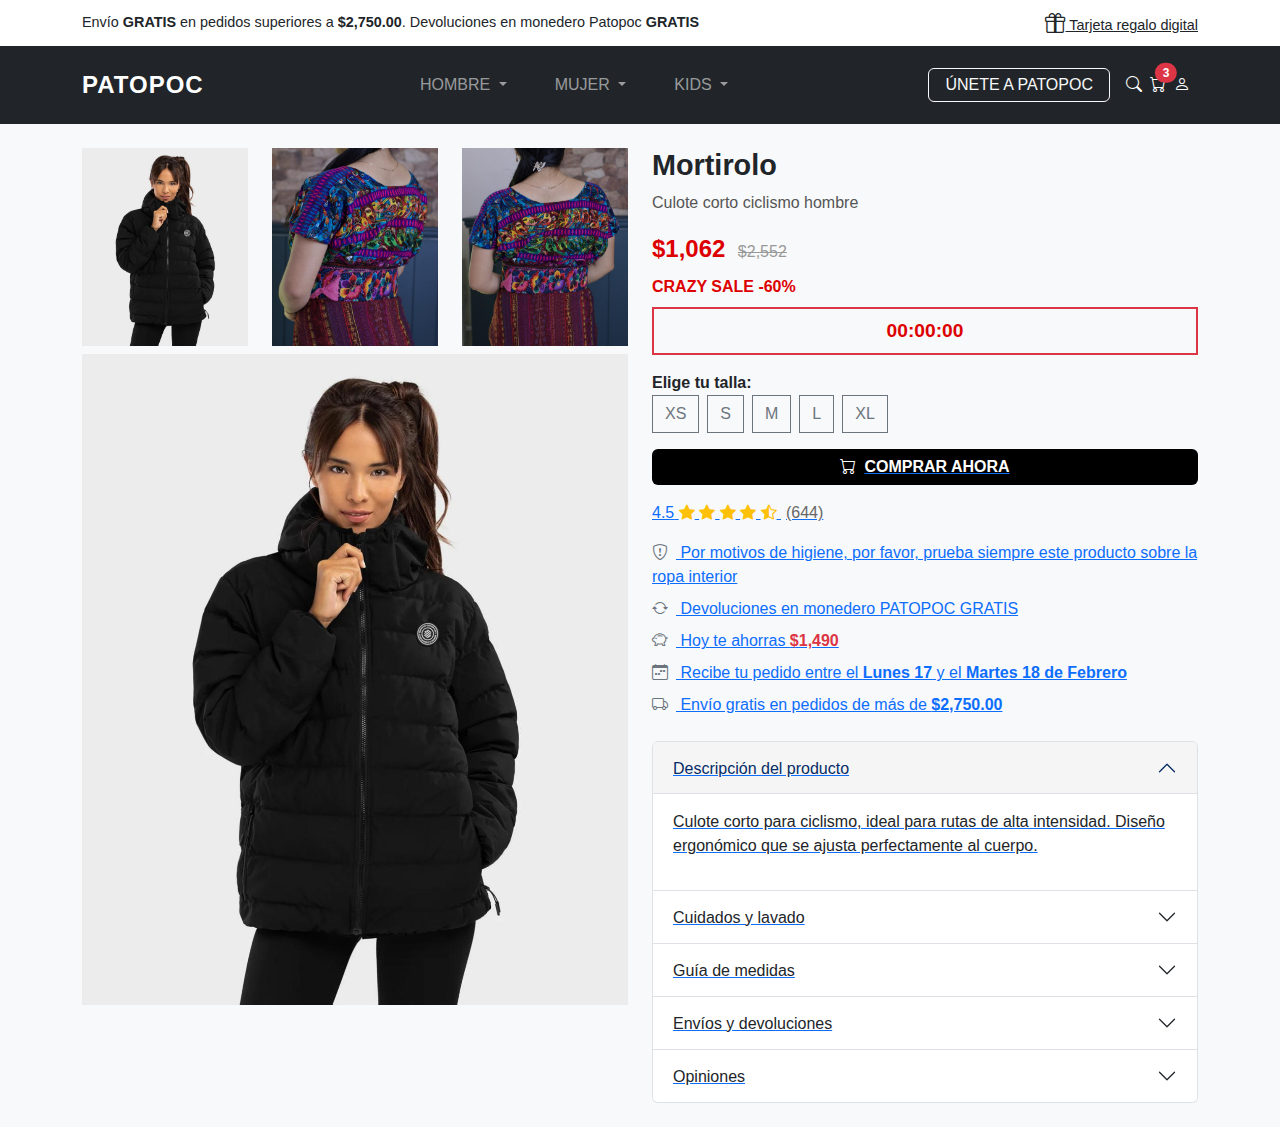
<file: comprar_ahora.html>
<!DOCTYPE html>
<html lang="es">
  <head>
    <meta charset="UTF-8" />
    <meta name="viewport" content="width=device-width, initial-scale=1.0"/>
    <title> Patopoc - Comprar Ahora</title>

    <!-- Bootstrap CSS -->
    <link
      href="https://cdn.jsdelivr.net/npm/bootstrap@5.3.0/dist/css/bootstrap.min.css"
      rel="stylesheet"
    />
    <!-- Bootstrap Icons -->
    <link
      rel="stylesheet"
      href="https://cdn.jsdelivr.net/npm/bootstrap-icons@1.8.1/font/bootstrap-icons.css"
    />

    <style>
      /* Estilos generales */
      body {
        margin: 0;
        padding: 0;
        font-family: Arial, sans-serif;
        background-color: #fff;
      }
      .navbar {
        margin-bottom: 0;
      }
      .navbar-brand {
        font-weight: 600;
        text-transform: uppercase;
        letter-spacing: 1px;
      }

      /* Título principal del producto */
      .product-title {
        font-size: 1.8rem;
        font-weight: bold;
      }
      /* Subtítulo (descripción corta) */
      .product-subtitle {
        font-size: 1rem;
        color: #555;
      }

      /* Precios y descuento */
      .current-price {
        font-size: 1.5rem;
        color: #d00;
        font-weight: bold;
      }
      .old-price {
        font-size: 1rem;
        text-decoration: line-through;
        color: #999;
        margin-left: 8px;
      }
      .discount-label {
        color: #d00;
        font-weight: bold;
      }

      /* Contador */
      #countdown {
        font-size: 1.2rem;
        font-weight: bold;
        color: #d00;
      }

      /* Tallas */
      .size-buttons .btn {
        border-radius: 0;
      }

      /* Botón principal (negro con letras blancas) */
      .btn-buy {
        background-color: #000;
        color: #fff;
        font-weight: 600;
        border: none;
      }
      .btn-buy:hover {
        background-color: #333;
      }

      /* Estrellas y valoraciones */
      .stars i {
        color: #ffc107; /* color dorado */
      }
      .reviews-count {
        color: #666;
        margin-left: 5px;
      }

      /* Acordeón */
      .accordion-button:focus {
        box-shadow: none;
      }
      .accordion-button:not(.collapsed) {
        background-color: #f5f5f5;
      }

      /* Barra superior tipo Siroko */
      .top-bar {
        font-size: 0.9rem;
      }

      /* Mega-menú */
      .dropdown-menu {
        background-color: #333;
        border: none;
      }
      @media (min-width: 992px) {
        .nav-item.dropdown:hover .dropdown-menu {
          display: block;
        }
        .navbar .dropdown-menu {
          margin-top: 0;
        }
      }
      .dropdown-item {
        color: #fff;
      }
      .dropdown-item:hover {
        background-color: #444;
      }
      .dropdown-submenu .sublevel-row {
        display: none;
      }
      @media (min-width: 992px) {
        .dropdown-submenu:hover .sublevel-row {
          display: flex;
        }
      }
    </style>
  </head>

  <body class="bg-light">
    <!-- Top Info Bar -->
    <div class="top-bar bg-white text-dark small py-2">
      <div
        class="container d-flex justify-content-center justify-content-md-between align-items-center"
      >
        <div class="mb-0">
          Envío <strong>GRATIS</strong> en pedidos superiores a
          <strong>$2,750.00</strong>. Devoluciones en monedero Patopoc
          <strong>GRATIS</strong>
        </div>
        <a
          href="#"
          class="text-dark text-decoration-underline d-none d-md-inline"
        >
          <i class="bi bi-gift fs-5"></i> Tarjeta regalo digital
        </a>
      </div>
    </div>

    <!-- Navbar -->
    <nav class="navbar navbar-expand-lg navbar-dark bg-dark py-3">
      <div class="container">
        <a class="navbar-brand fw-bold fs-4" href="index.html">Patopoc</a>
        <button
          class="navbar-toggler"
          type="button"
          data-bs-toggle="collapse"
          data-bs-target="#navbarNav"
          aria-controls="navbarNav"
          aria-expanded="false"
          aria-label="Toggle navigation"
        >
          <span class="navbar-toggler-icon"></span>
        </button>

        <div
          class="collapse navbar-collapse justify-content-between align-items-center"
          id="navbarNav"
        >
          <!-- Menú principal -->
          <ul class="navbar-nav mx-auto">
            <!-- HOMBRE -->
            <li class="nav-item dropdown position-static">
              <a
                class="nav-link dropdown-toggle text-uppercase mx-3"
                href="#"
                id="hombreDropdown"
                role="button"
                data-bs-toggle="dropdown"
                aria-expanded="false"
              >
                Hombre
              </a>
              <div
                class="dropdown-menu w-100 p-3 shadow-lg"
                aria-labelledby="hombreDropdown"
              >
                <div class="row text-center">
                  <div class="col-auto mb-3">
                    <a href="#" class="dropdown-item">
                      <i class="bi bi-bicycle fs-1"></i>
                      <p class="mb-0">Ciclismo</p>
                    </a>
                  </div>
                  <div class="col-auto mb-3">
                    <a href="#" class="dropdown-item">
                      <i class="bi bi-snow fs-1"></i>
                      <p class="mb-0">Esquí & Snowboard</p>
                    </a>
                  </div>
                  <!-- LIFESTYLE con submenú -->
                  <div class="col-auto mb-3 dropdown-submenu">
                    <a
                      href="#"
                      class="dropdown-item dropdown-toggle"
                      id="lifestyleDropdown"
                      role="button"
                      data-bs-toggle="dropdown"
                      aria-expanded="false"
                    >
                      <i class="bi bi-person-lines-fill fs-1"></i>
                      <p class="mb-0">Lifestyle</p>
                    </a>
                    <div class="row text-center sublevel-row p-3">
                      <!-- Ejemplo de subitems -->
                      <div class="col-auto mb-3">
                        <a href="#" class="dropdown-item">
                          <i class="bi bi-star fs-1 text-success"></i>
                          <p class="mb-0">Novedades</p>
                        </a>
                      </div>
                      <div class="col-auto mb-3">
                        <a href="#" class="dropdown-item">
                          <i class="bi bi-alarm fs-1 text-warning"></i>
                          <p class="mb-0">Ofertas</p>
                        </a>
                      </div>
                      <!-- ... más subitems -->
                    </div>
                  </div>
                  <!-- ... más items -->
                </div>
              </div>
            </li>
            <!-- MUJER -->
            <li class="nav-item dropdown position-static">
              <a
                class="nav-link dropdown-toggle text-uppercase mx-3"
                href="#"
                id="mujerDropdown"
                role="button"
                data-bs-toggle="dropdown"
                aria-expanded="false"
              >
                Mujer
              </a>
              <div
                class="dropdown-menu w-100 p-3 shadow-lg"
                aria-labelledby="mujerDropdown"
              >
                <div class="row text-center">
                  <div class="col-auto mb-3">
                    <a href="#" class="dropdown-item">
                      <i class="bi bi-bicycle fs-1"></i>
                      <p class="mb-0">Ciclismo</p>
                    </a>
                  </div>
                  <div class="col-auto mb-3">
                    <a href="#" class="dropdown-item">
                      <i class="bi bi-snow fs-1"></i>
                      <p class="mb-0">Esquí & Snowboard</p>
                    </a>
                  </div>
                  <!-- ... más items -->
                </div>
              </div>
            </li>
            <!-- KIDS -->
            <li class="nav-item dropdown position-static">
              <a
                class="nav-link dropdown-toggle text-uppercase mx-3"
                href="#"
                id="kidsDropdown"
                role="button"
                data-bs-toggle="dropdown"
                aria-expanded="false"
              >
                Kids
              </a>
              <div
                class="dropdown-menu w-100 p-3 shadow-lg"
                aria-labelledby="kidsDropdown"
              >
                <div class="row text-center">
                  <div class="col-auto mb-3">
                    <a href="#" class="dropdown-item">
                      <i class="bi bi-bicycle fs-1"></i>
                      <p class="mb-0">Ciclismo</p>
                    </a>
                  </div>
                  <div class="col-auto mb-3">
                    <a href="#" class="dropdown-item">
                      <i class="bi bi-snow fs-1"></i>
                      <p class="mb-0">Esquí & Snowboard</p>
                    </a>
                  </div>
                  <!-- ... -->
                </div>
              </div>
            </li>
          </ul>

          <!-- Botón Únete e Íconos a la derecha -->
          <div class="d-flex align-items-center">
            <a
              class="btn btn-outline-light px-3 py-1 me-3 text-uppercase"
              href="registro.html"
              >Únete a Patopoc</a
            >
            <a class="nav-link text-white me-2" href="buscador.html"
              ><i class="bi bi-search"></i
            ></a>
            <a
              class="nav-link text-white me-2 position-relative"
              href="eshop.html"
            >
              <i class="bi bi-cart"></i>
              <span
                class="position-absolute top-0 start-100 translate-middle badge rounded-pill bg-danger"
                >3</span
              >
            </a>
            <a class="nav-link text-white me-2" href="sesion.html"
              ><i class="bi bi-person"></i
            ></a>
          </div>
        </div>
      </div>
    </nav>

    <!-- Contenido principal del producto -->
    <div class="container my-4">
      <div class="row">
        <!-- Columna de imágenes -->
        <div class="col-lg-6 mb-4">
          <div class="row">
            <div class="col-4 mb-2">
              <img
                src="assets/images/10.jpg"
                alt="Thumb 1"
                class="img-fluid"
              />
            </div>
            <div class="col-4 mb-2">
              <img
                src="assets/images/11.jpg"
                alt="Thumb 2"
                class="img-fluid"
              />
            </div>
            <div class="col-4 mb-2">
              <img
                src="assets/images/12.jpg"
                alt="Thumb 3"
                class="img-fluid"
              />
            </div>
          </div>
          <div class="row">
            <div class="col-12">
              <img
                src="assets/images/10.jpg"
                alt="Imagen Principal"
                class="img-fluid"
              />
            </div>
          </div>
        </div>

        <!-- Columna de información del producto -->
        <div class="col-lg-6">
          <h1 class="product-title">Mortirolo</h1>
          <p class="product-subtitle">Culote corto ciclismo hombre</p>

          <!-- Precios y descuento -->
          <div class="mb-2">
            <span class="current-price">$1,062</span>
            <span class="old-price">$2,552</span>
          </div>
          <div class="discount-label mb-2">CRAZY SALE -60%</div>

          <!-- Contador de oferta (horas:minutos:segundos) -->
          <div
            id="countdown"
            class="border border-2 border-danger text-center py-2 mb-3"
          >
            00:00:00
          </div>

          <!-- Tallas -->
          <label class="fw-bold">Elige tu talla:</label>
          <div class="size-buttons d-flex gap-2 mb-3">
            <button class="btn btn-outline-secondary">XS</button>
            <button class="btn btn-outline-secondary">S</button>
            <button class="btn btn-outline-secondary">M</button>
            <button class="btn btn-outline-secondary">L</button>
            <button class="btn btn-outline-secondary">XL</button>
          </div>

          <!-- Botón comprar (negro, con ícono de carrito) -->
          <a href="compra-final.html">
          <button class="btn btn-buy w-100 mb-3 d-flex align-items-center justify-content-center">
            <i class="bi bi-cart me-2"></i> COMPRAR AHORA
          </button>

          <!-- Valoración con estrellas + número de opiniones -->
          <div class="stars mb-3">
            <span>4.5</span>
            <i class="bi bi-star-fill"></i>
            <i class="bi bi-star-fill"></i>
            <i class="bi bi-star-fill"></i>
            <i class="bi bi-star-fill"></i>
            <i class="bi bi-star-half"></i>
            <span class="reviews-count">(644)</span>
          </div>

          <!-- Lista de puntos clave con iconos -->
          <ul class="list-unstyled mb-4">
            <li class="mb-2">
              <i class="bi bi-shield-exclamation text-secondary me-2"></i>
              Por motivos de higiene, por favor, prueba siempre este producto
              sobre la ropa interior
            </li>
            <li class="mb-2">
              <i class="bi bi-arrow-repeat text-secondary me-2"></i>
              Devoluciones en monedero PATOPOC GRATIS
            </li>
            <li class="mb-2">
              <i class="bi bi-piggy-bank text-secondary me-2"></i>
              Hoy te ahorras <span class="text-danger fw-bold">$1,490</span>
            </li>
            <li class="mb-2">
              <i class="bi bi-calendar-week text-secondary me-2"></i>
              Recibe tu pedido entre el <strong>Lunes 17</strong> y el
              <strong>Martes 18 de Febrero</strong>
            </li>
            <li class="mb-2">
              <i class="bi bi-truck text-secondary me-2"></i>
              Envío gratis en pedidos de más de <strong>$2,750.00</strong>
            </li>
          </ul>

          <!-- Acordeón con más detalles del producto -->
          <div class="accordion" id="productAccordion">
            <!-- Descripción del producto -->
            <div class="accordion-item">
              <h2 class="accordion-header" id="headingOne">
                <button
                  class="accordion-button"
                  type="button"
                  data-bs-toggle="collapse"
                  data-bs-target="#collapseOne"
                  aria-expanded="true"
                  aria-controls="collapseOne"
                >
                  Descripción del producto
                </button>
              </h2>
              <div
                id="collapseOne"
                class="accordion-collapse collapse show"
                aria-labelledby="headingOne"
                data-bs-parent="#productAccordion"
              >
                <div class="accordion-body">
                  <p>
                    Culote corto para ciclismo, ideal para rutas de alta
                    intensidad. Diseño ergonómico que se ajusta perfectamente
                    al cuerpo.
                  </p>
                </div>
              </div>
            </div>
            <!-- Cuidados y lavado -->
            <div class="accordion-item">
              <h2 class="accordion-header" id="headingTwo">
                <button
                  class="accordion-button collapsed"
                  type="button"
                  data-bs-toggle="collapse"
                  data-bs-target="#collapseTwo"
                  aria-expanded="false"
                  aria-controls="collapseTwo"
                >
                  Cuidados y lavado
                </button>
              </h2>
              <div
                id="collapseTwo"
                class="accordion-collapse collapse"
                aria-labelledby="headingTwo"
                data-bs-parent="#productAccordion"
              >
                <div class="accordion-body">
                  <p>
                    Lavar a máquina en frío, no usar lejía ni suavizantes.
                    Secar al aire libre.
                  </p>
                </div>
              </div>
            </div>
            <!-- Guía de medidas -->
            <div class="accordion-item">
              <h2 class="accordion-header" id="headingThree">
                <button
                  class="accordion-button collapsed"
                  type="button"
                  data-bs-toggle="collapse"
                  data-bs-target="#collapseThree"
                  aria-expanded="false"
                  aria-controls="collapseThree"
                >
                  Guía de medidas
                </button>
              </h2>
              <div
                id="collapseThree"
                class="accordion-collapse collapse"
                aria-labelledby="headingThree"
                data-bs-parent="#productAccordion"
              >
                <div class="accordion-body">
                  <p>
                    XS: 76-82cm de cintura <br />
                    S: 82-88cm de cintura <br />
                    M: 88-94cm de cintura <br />
                    L: 94-100cm de cintura <br />
                    XL: 100-106cm de cintura
                  </p>
                </div>
              </div>
            </div>
            <!-- Envíos y devoluciones -->
            <div class="accordion-item">
              <h2 class="accordion-header" id="headingFour">
                <button
                  class="accordion-button collapsed"
                  type="button"
                  data-bs-toggle="collapse"
                  data-bs-target="#collapseFour"
                  aria-expanded="false"
                  aria-controls="collapseFour"
                >
                  Envíos y devoluciones
                </button>
              </h2>
              <div
                id="collapseFour"
                class="accordion-collapse collapse"
                aria-labelledby="headingFour"
                data-bs-parent="#productAccordion"
              >
                <div class="accordion-body">
                  <p>
                    Envíos gratis en pedidos superiores a $2,500. Devoluciones
                    dentro de los 30 días posteriores a la entrega.
                  </p>
                </div>
              </div>
            </div>
            <!-- Opiniones -->
            <div class="accordion-item">
              <h2 class="accordion-header" id="headingFive">
                <button
                  class="accordion-button collapsed"
                  type="button"
                  data-bs-toggle="collapse"
                  data-bs-target="#collapseFive"
                  aria-expanded="false"
                  aria-controls="collapseFive"
                >
                  Opiniones
                </button>
              </h2>
              <div
                id="collapseFive"
                class="accordion-collapse collapse"
                aria-labelledby="headingFive"
                data-bs-parent="#productAccordion"
              >
                <div class="accordion-body">
                  <p>(644) opiniones de nuestros clientes</p>
                  <!-- Aquí podrías mostrar reseñas reales -->
                </div>
              </div>
            </div>
          </div>
          <!-- /accordion -->
        </div><!-- /col derecha -->
      </div><!-- /row -->
    </div><!-- /container -->

    <!-- Bootstrap JS (con Popper incluido) -->
    <script
      src="https://cdn.jsdelivr.net/npm/bootstrap@5.3.0/dist/js/bootstrap.bundle.min.js"
    ></script>

    <!-- Script para el contador con horas, minutos y segundos -->
    <script>
      // Ajusta las horas, minutos y segundos que quieras
      let timeLeft = 2 * 3600; // 2 horas en segundos (7200s)
      const countdownEl = document.getElementById("countdown");

      const interval = setInterval(() => {
        const hours = Math.floor(timeLeft / 3600);
        const remaining = timeLeft % 3600;
        const minutes = Math.floor(remaining / 60);
        const seconds = remaining % 60;

        // Formato HH:MM:SS
        const formatted = `${String(hours).padStart(2, "0")}:${String(
          minutes
        ).padStart(2, "0")}:${String(seconds).padStart(2, "0")}`;
        countdownEl.textContent = formatted;

        if (timeLeft <= 0) {
          clearInterval(interval);
          countdownEl.textContent = "¡Oferta finalizada!";
        } else {
          timeLeft--;
        }
      }, 1000);
    </script>
  </body>
</html>
</file>
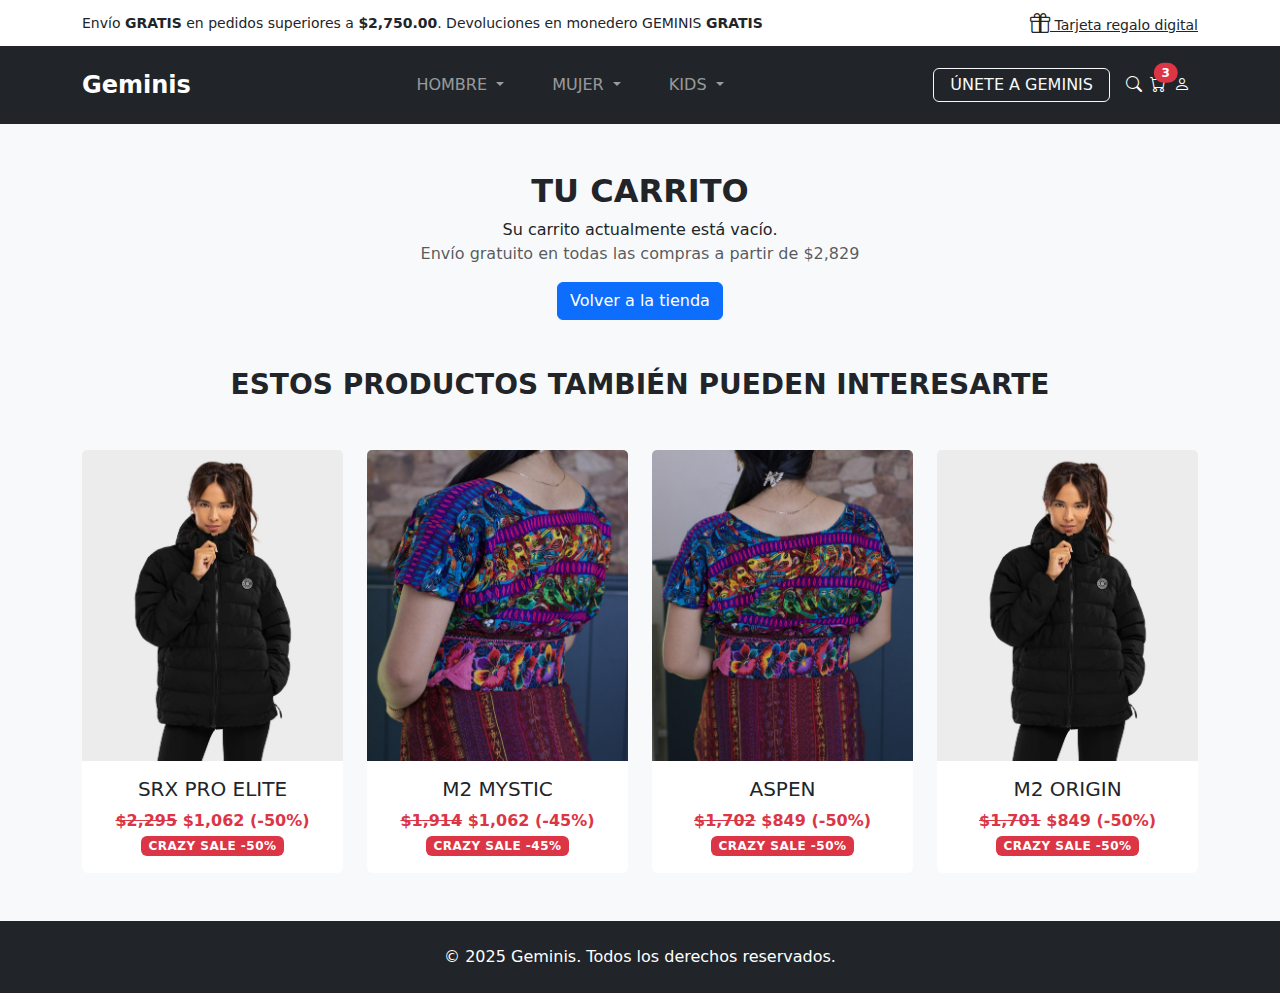
<file: eshop.html>
<!DOCTYPE html>
<html lang="es">
<head>
  <meta charset="UTF-8">
  <title>Geminis - Carrito</title>
  <meta name="viewport" content="width=device-width, initial-scale=1.0">
  
  <!-- Bootstrap CSS -->
  <link 
    rel="stylesheet" 
    href="https://cdn.jsdelivr.net/npm/bootstrap@5.3.0-alpha1/dist/css/bootstrap.min.css"
  />
  <!-- Bootstrap Icons -->
  <link 
    rel="stylesheet" 
    href="https://cdn.jsdelivr.net/npm/bootstrap-icons@1.10.5/font/bootstrap-icons.css"
  />
 <!-- Estilos CSS personalizados -->
 <style>
    /* ===================== Hero Section (fondo e imagen) ===================== */
    .hero-section {
        position: relative;            /* para posicionar el texto absoluto */
        height: 70vh;                  /* Ajusta a tu gusto (70vh, 80vh, etc.) */
        background-color: #000;        /* Fondo negro en áreas no cubiertas por la imagen */
        background-image: url("assets/images/ima20.jpg");
        background-repeat: no-repeat;  
        background-position: center;   
        background-size: contain;      /* Muestra la imagen completa, con bandas negras laterales si sobra espacio */
      }
      
      /* ===================== Texto sobre la imagen ===================== */
      .hero-section > div {
        position: absolute !important;
        bottom: 2rem !important;
        left: 2rem !important;
        margin: 0 !important;
        text-align: left !important;
        transform: none !important; /* Por si .d-flex le aplicaba transform */
        top: auto !important;       /* Eliminamos top de align-items-center */
        z-index: 1;
        color: #fff; /* O el color que quieras */
      }
      
      /* Ajusta tamaño de tipografía (título y texto) */
      .hero-section > div h1 {
        font-size: 3rem;
        margin-bottom: 0.5rem;
      }
      .hero-section > div p {
        font-size: 1.2rem;
      }
      
      /* ===================== Efectos en cards, etc. ===================== */
      .card:hover {
        transform: scale(1.02);
        transition: all 0.3s ease;
      }
      .badge.bg-danger {
        font-weight: bold;
        letter-spacing: 0.5px;
      }
      
        /* ======= Mega-menú general (primer nivel) ======= */
        .dropdown-menu {
          background-color: #333;
          border: none;
        }
        /* Mostrar el mega-menú al hover en pantallas grandes */
        @media (min-width: 992px) {
          .nav-item.dropdown:hover .dropdown-menu {
            display: block;
          }
          .navbar .dropdown-menu {
            margin-top: 0; /* Eliminar salto al desplegar */
          }
        }
        .dropdown-item {
          color: #fff;
        }
        .dropdown-item:hover {
          background-color: #444;
        }
        /* Íconos dentro del dropdown */
        .dropdown-menu i {
          color: #fff;
        }
        .dropdown-menu i:hover {
          color: #f00;
        }
        /* Espaciado en cada item */
        .dropdown-menu p {
          margin-top: 10px;
        }
    
        /* ======= Forzar mega-menú centrado ======= */
        .nav-item.dropdown.position-static .dropdown-menu {
          left: 0;
          right: 0;
          margin-left: auto;
          margin-right: auto;
        }
        .nav-item.dropdown.position-static .dropdown-menu .row {
          justify-content: center;
        }
    
        /* ======= Sub-submenú en otra fila horizontal ======= */
        .dropdown-submenu {
          /* Únicamente para aislar estilos del submenú. */
        }
        /* Segunda fila: oculto por defecto en desktop, se mostrará al hover */
        .dropdown-submenu .sublevel-row {
          display: none; /* Se activa al hover */
        }
    
        /* En pantallas grandes, al hacer hover en “Lifestyle” -> mostrar submenú */
        @media (min-width: 992px) {
          .dropdown-submenu:hover .sublevel-row {
            display: flex; /* Muestra la segunda fila en horizontal */
          }
        }
        /*
          NOTA: Hemos quitado position: absolute;
          para que la fila aparezca “debajo” de la primera,
          expandiendo el mega-menú hacia abajo, en lugar de un panel flotante.
        */
      </style>
    </head>
  

</head>
<body class="bg-light">
  <!-- Barra superior (igual que index) -->
  <div class="top-bar bg-white text-dark small py-2">
    <div class="container d-flex justify-content-center justify-content-md-between align-items-center">
      <div class="mb-0">
        Envío <strong>GRATIS</strong> en pedidos superiores a <strong>$2,750.00</strong>.
        Devoluciones en monedero GEMINIS <strong>GRATIS</strong>
      </div>
      <a href="#" class="text-dark text-decoration-underline d-none d-md-inline">
        <i class="bi bi-gift fs-5"></i> 
        Tarjeta regalo digital
      </a>
    </div>
  </div>

  <!-- Navbar (igual que index) -->
  <nav class="navbar navbar-expand-lg navbar-dark bg-dark py-3">
    <div class="container">
      <a class="navbar-brand fw-bold fs-4" href="index.html">Geminis</a>
      <button
        class="navbar-toggler"
        type="button"
        data-bs-toggle="collapse"
        data-bs-target="#navbarNav"
        aria-controls="navbarNav"
        aria-expanded="false"
        aria-label="Toggle navigation"
      >
        <span class="navbar-toggler-icon"></span>
      </button>

      <div
        class="collapse navbar-collapse justify-content-between align-items-center"
        id="navbarNav"
      >
        <!-- Menú principal (copiado de index) -->
        <ul class="navbar-nav mx-auto">
          <li class="nav-item dropdown position-static">
            <a
              class="nav-link dropdown-toggle text-uppercase mx-3"
              href="#"
              id="hombreDropdown"
              role="button"
              data-bs-toggle="dropdown"
              aria-expanded="false"
            >
              Hombre
            </a>
            <div class="dropdown-menu w-100 p-3 shadow-lg">
                aria-labelledby="hombreDropdown"
                >
                  <!-- Fila principal -->
                  <div class="row text-center">
                    <!-- Ciclismo -->
                    <div class="col-auto mb-3">
                      <a href="#" class="dropdown-item">
                        <i class="bi bi-bicycle fs-1"></i>
                        <p class="mb-0">Ciclismo</p>
                      </a>
                    </div>
                    <!-- Esquí & Snowboard -->
                    <div class="col-auto mb-3">
                      <a href="#" class="dropdown-item">
                        <i class="bi bi-snow fs-1"></i>
                        <p class="mb-0">Esquí & Snowboard</p>
                      </a>
                    </div>
    
                    <!-- LIFESTYLE (tiene su submenú) -->
                    <div class="col-auto mb-3 dropdown-submenu">
                      <!-- Botón principal de Lifestyle -->
                      <a
                        href="#"
                        class="dropdown-item dropdown-toggle"
                        id="lifestyleDropdown"
                        role="button"
                        data-bs-toggle="dropdown"
                        aria-expanded="false"
                      >
                        <i class="bi bi-person-lines-fill fs-1"></i>
                        <p class="mb-0">Lifestyle</p>
                      </a>
                      <!-- SEGUNDA FILA (subnivel) -->  
                      <div class="row text-center sublevel-row p-3">
                        <!-- Novedades -->
                        <div class="col-auto mb-3">
                          <a href="#" class="dropdown-item">
                            <i class="bi bi-star fs-1 text-success"></i>
                            <p class="mb-0">Novedades</p>
                          </a>
                        </div>
                        <!-- Ofertas -->
                        <div class="col-auto mb-3">
                          <a href="#" class="dropdown-item">
                            <i class="bi bi-alarm fs-1 text-warning"></i>
                            <p class="mb-0">Ofertas</p>
                          </a>
                        </div>
                        <!-- Parkas y Abrigos -->
                        <div class="col-auto mb-3">
                          <a href="#" class="dropdown-item">
                            <i class="bi bi-cloud fs-1"></i>
                            <p class="mb-0">Parkas y Abrigos</p>
                          </a>
                        </div>
                        <!-- Coach Jackets -->
                        <div class="col-auto mb-3">
                          <a href="#" class="dropdown-item">
                            <i class="bi bi-journal-text fs-1"></i>
                            <p class="mb-0">Coach Jackets</p>
                          </a>
                        </div>
                        <!-- Sudaderas -->
                        <div class="col-auto mb-3">
                          <a href="#" class="dropdown-item">
                            <i class="bi bi-bookmark fs-1"></i>
                            <p class="mb-0">Sudaderas</p>
                          </a>
                        </div>
                        <!-- Camisetas -->
                        <div class="col-auto mb-3">
                          <a href="#" class="dropdown-item">
                            <i class="bi bi-tag fs-1"></i>
                            <p class="mb-0">Camisetas</p>
                          </a>
                        </div>
                        <!-- Iconic -->
                        <div class="col-auto mb-3">
                          <a href="#" class="dropdown-item">
                            <i class="bi bi-eyeglasses fs-1"></i>
                            <p class="mb-0">Iconic</p>
                          </a>
                        </div>
                        <!-- X1 -->
                        <div class="col-auto mb-3">
                          <a href="#" class="dropdown-item">
                            <i class="bi bi-eyeglasses fs-1"></i>
                            <p class="mb-0">X1</p>
                          </a>
                        </div>
                        <!-- Accesorios -->
                        <div class="col-auto mb-3">
                          <a href="#" class="dropdown-item">
                            <i class="bi bi-bag fs-1"></i>
                            <p class="mb-0">Accesorios</p>
                          </a>
                        </div>
                      </div> <!-- /row sublevel-row -->
                    </div> <!-- /Lifestyle -->
    
                    <!-- Gym & Training -->
                    <div class="col-auto mb-3">
                      <a href="#" class="dropdown-item">
                        <i class="bi bi-dumbbell fs-1"></i>
                        <p class="mb-0">Gym & Training</p>
                      </a>
                    </div>
                    <!-- Adventure -->
                    <div class="col-auto mb-3">
                      <a href="#" class="dropdown-item">
                        <i class="bi bi-tree fs-1"></i>
                        <p class="mb-0">Adventure</p>
                      </a>
                    </div>
                    <!-- Golf -->
                    <div class="col-auto mb-3">
                      <a href="#" class="dropdown-item">
                        <i class="bi bi-golf fs-1"></i>
                        <p class="mb-0">Golf</p>
                      </a>
                    </div>
                    <!-- Collabs -->
                    <div class="col-auto mb-3">
                      <a href="#" class="dropdown-item">
                        <i class="bi bi-people fs-1"></i>
                        <p class="mb-0">Collabs</p>
                      </a>
                    </div>
                  </div> <!-- /row principal -->
                </div> <!-- /dropdown-menu HOMBRE -->
              </li> <!-- /nav-item HOMBRE -->
    
              <!-- ========== MUJER (solo primer nivel) ========== -->
              <li class="nav-item dropdown position-static">
                <a
                  class="nav-link dropdown-toggle text-uppercase mx-3"
                  href="#"
                  id="mujerDropdown"
                  role="button"
                  data-bs-toggle="dropdown"
                  aria-expanded="false"
                >
                  Mujer
                </a>
                <div
                  class="dropdown-menu w-100 p-3 shadow-lg"
                  aria-labelledby="mujerDropdown"
                >
                  <div class="row text-center">
                    <div class="col-auto mb-3">
                      <a href="#" class="dropdown-item">
                        <i class="bi bi-bicycle fs-1"></i>
                        <p class="mb-0">Ciclismo</p>
                      </a>
                    </div>
                    <div class="col-auto mb-3">
                      <a href="#" class="dropdown-item">
                        <i class="bi bi-snow fs-1"></i>
                        <p class="mb-0">Esquí & Snowboard</p>
                      </a>
                    </div>
                    <!-- Más ítems a gusto... -->
                  </div>
                </div>
              </li>
    
              <!-- ========== KIDS (solo primer nivel) ========== -->
              <li class="nav-item dropdown position-static">
                <a
                  class="nav-link dropdown-toggle text-uppercase mx-3"
                  href="#"
                  id="kidsDropdown"
                  role="button"
                  data-bs-toggle="dropdown"
                  aria-expanded="false"
                >
                  Kids
                </a>
                <div
                  class="dropdown-menu w-100 p-3 shadow-lg"
                  aria-labelledby="kidsDropdown"
                >
                  <div class="row text-center">
                    <div class="col-auto mb-3">
                      <a href="#" class="dropdown-item">
                        <i class="bi bi-bicycle fs-1"></i>
                        <p class="mb-0">Ciclismo</p>
                      </a>
                    </div>
                    <div class="col-auto mb-3">
                      <a href="#" class="dropdown-item">
                        <i class="bi bi-snow fs-1"></i>
                        <p class="mb-0">Esquí & Snowboard</p>
                      </a>
                    </div>
                    <!-- Más ítems a gusto... -->
                  </div>
                </div>
              </li>
            </ul><!-- /ul.navbar-nav -->
         <!-- Botón Únete, iconos, etc. -->
        <div class="d-flex align-items-center">
          <a class="btn btn-outline-light px-3 py-1 me-3 text-uppercase" href="registro.html">Únete a Geminis</a>
          <a class="nav-link text-white me-2" href="buscador.html"><i class="bi bi-search"></i></a>
          <!-- Icono carrito: (ya estamos en el carrito, podrías dejarlo igual) -->
          <a class="nav-link text-white me-2 position-relative" href="eshop.html">
            <i class="bi bi-cart"></i>
            <span class="position-absolute top-0 start-100 translate-middle badge rounded-pill bg-danger">3</span>
          </a>
          <a class="nav-link text-white me-2" href="#"><i class="bi bi-person"></i></a>
        </div>
      </div> 
    </div>
  </nav>

  <!-- Contenido principal del carrito -->
  <section class="container my-5">
    <!-- Encabezado de carrito -->
    <div class="text-center mb-4">
      <h2 class="fw-bold text-uppercase">Tu Carrito</h2>
      <p class="mb-0">Su carrito actualmente está vacío.</p>
      <p class="text-muted">Envío gratuito en todas las compras a partir de $2,829</p>
      <!-- Botón volver a la tienda -->
      <a href="index.html" class="btn btn-primary">Volver a la tienda</a>
    </div>
    
    <!-- Sección de “Estos productos también pueden interesarte” -->
    <div class="text-center my-5">
      <h3 class="text-uppercase fw-bold">Estos productos también pueden interesarte</h3>
    </div>
    <div class="row row-cols-1 row-cols-md-4 g-4">
      <!-- Ejemplo de producto recomendado (1) -->
      <div class="col">
        <div class="card border-0 text-center">
          <img src="assets/images/10.jpg" class="card-img-top" alt="Producto 1">
          <div class="card-body">
            <h5 class="card-title text-uppercase">SRX PRO ELITE</h5>
            <p class="text-danger fw-bold m-0">
              <del>$2,295</del> $1,062 (-50%)
            </p>
            <div class="badge bg-danger">CRAZY SALE -50%</div>
          </div>
        </div>
      </div>
      <!-- Producto 2 -->
      <div class="col">
        <div class="card border-0 text-center">
          <img src="assets/images/11.jpg" class="card-img-top" alt="Producto 2">
          <div class="card-body">
            <h5 class="card-title text-uppercase">M2 MYSTIC</h5>
            <p class="text-danger fw-bold m-0">
              <del>$1,914</del> $1,062 (-45%)
            </p>
            <div class="badge bg-danger">CRAZY SALE -45%</div>
          </div>
        </div>
      </div>
      <!-- Producto 3 -->
      <div class="col">
        <div class="card border-0 text-center">
          <img src="assets/images/12.jpg" class="card-img-top" alt="Producto 3">
          <div class="card-body">
            <h5 class="card-title text-uppercase">ASPEN</h5>
            <p class="text-danger fw-bold m-0">
              <del>$1,702</del> $849 (-50%)
            </p>
            <div class="badge bg-danger">CRAZY SALE -50%</div>
          </div>
        </div>
      </div>
      <!-- Producto 4 -->
      <div class="col">
        <div class="card border-0 text-center">
          <img src="assets/images/10.jpg" class="card-img-top" alt="Producto 4">
          <div class="card-body">
            <h5 class="card-title text-uppercase">M2 ORIGIN</h5>
            <p class="text-danger fw-bold m-0">
              <del>$1,701</del> $849 (-50%)
            </p>
            <div class="badge bg-danger">CRAZY SALE -50%</div>
          </div>
        </div>
      </div>
      <!-- Repite más productos si quieres -->
    </div>
  </section>

  <!-- Footer (igual que index) -->
  <footer class="bg-dark text-white py-4 text-center">
    &copy; 2025 Geminis. Todos los derechos reservados.
  </footer>

  <!-- Bootstrap JS -->
  <script 
    src="https://cdn.jsdelivr.net/npm/bootstrap@5.3.0-alpha1/dist/js/bootstrap.bundle.min.js">
  </script>
</body>
</html>
</file>
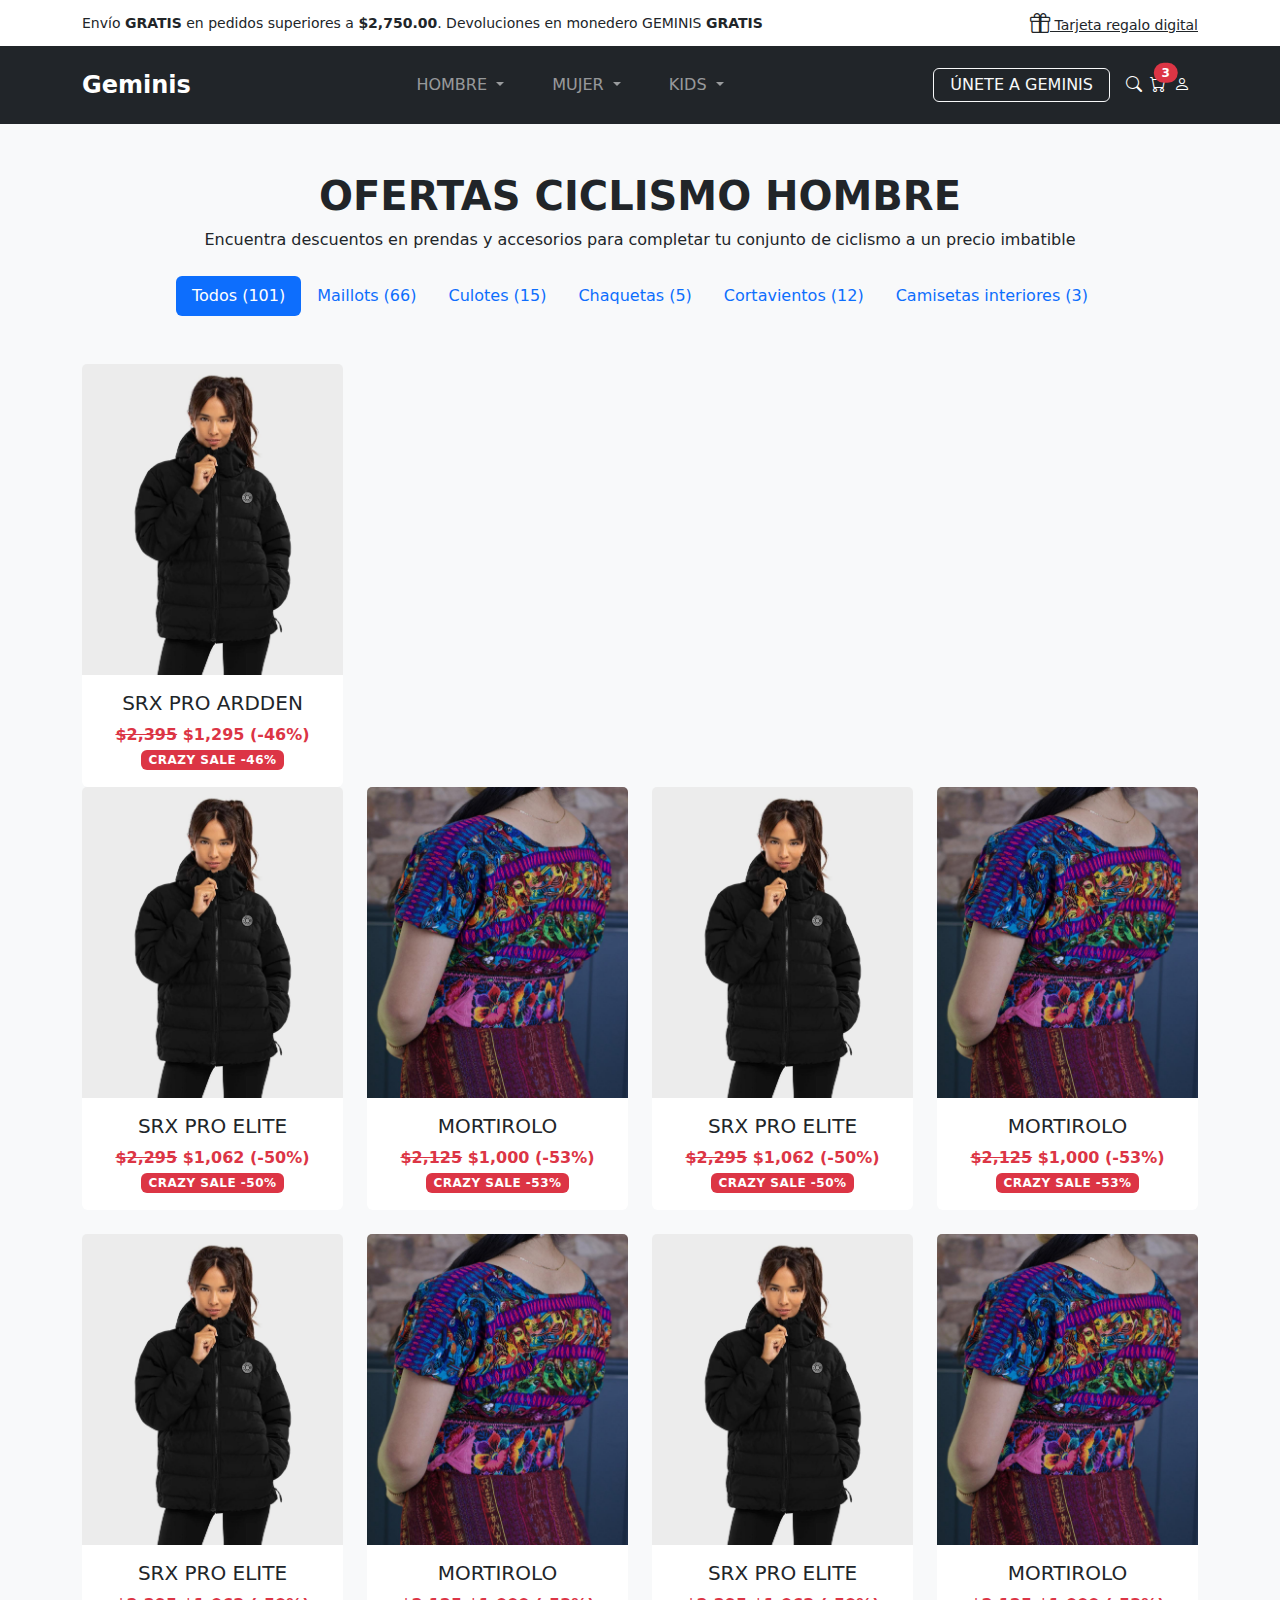
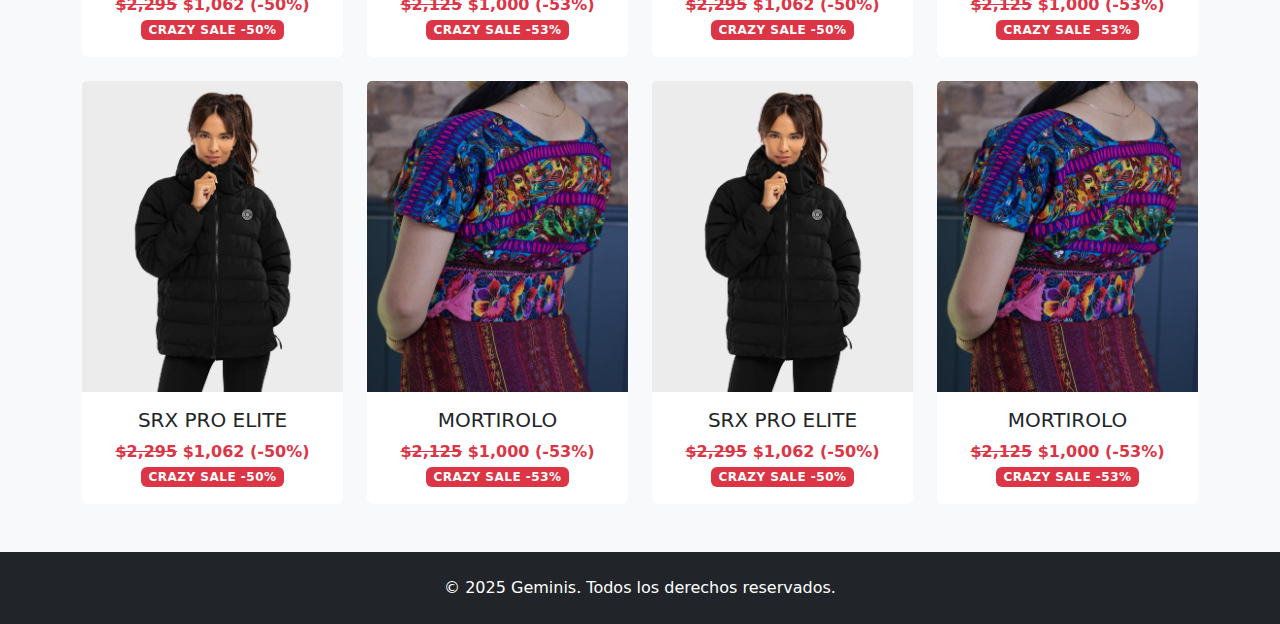
<file: hombre-ofertas.html>
<!DOCTYPE html>
<html lang="es">
<head>
  <meta charset="UTF-8" />
  <title>Geminis - Ofertas Ciclismo Hombre</title>
  <meta name="viewport" content="width=device-width, initial-scale=1.0">
  
  <!-- Bootstrap CSS -->
  <link 
    rel="stylesheet"
    href="https://cdn.jsdelivr.net/npm/bootstrap@5.3.0-alpha1/dist/css/bootstrap.min.css"
  />
  <!-- Bootstrap Icons -->
  <link 
    rel="stylesheet" 
    href="https://cdn.jsdelivr.net/npm/bootstrap-icons@1.10.5/font/bootstrap-icons.css"
  />
  
  <!-- Estilos CSS personalizados -->
  <style>
    /* ===================== Hero Section (fondo e imagen) ===================== */
    .hero-section {
        position: relative;            /* para posicionar el texto absoluto */
        height: 70vh;                  /* Ajusta a tu gusto (70vh, 80vh, etc.) */
        background-color: #000;        /* Fondo negro en áreas no cubiertas por la imagen */
        background-image: url("assets/images/ima20.jpg");
        background-repeat: no-repeat;  
        background-position: center;   
        background-size: contain;      /* Muestra la imagen completa, con bandas negras laterales si sobra espacio */
      }
      
      /* ===================== Texto sobre la imagen ===================== */
      .hero-section > div {
        position: absolute !important;
        bottom: 2rem !important;
        left: 2rem !important;
        margin: 0 !important;
        text-align: left !important;
        transform: none !important; /* Por si .d-flex le aplicaba transform */
        top: auto !important;       /* Eliminamos top de align-items-center */
        z-index: 1;
        color: #fff; /* O el color que quieras */
      }
      
      /* Ajusta tamaño de tipografía (título y texto) */
      .hero-section > div h1 {
        font-size: 3rem;
        margin-bottom: 0.5rem;
      }
      .hero-section > div p {
        font-size: 1.2rem;
      }
      
      /* ===================== Efectos en cards, etc. ===================== */
      .card:hover {
        transform: scale(1.02);
        transition: all 0.3s ease;
      }
      .badge.bg-danger {
        font-weight: bold;
        letter-spacing: 0.5px;
      }
      
        /* ======= Mega-menú general (primer nivel) ======= */
        .dropdown-menu {
          background-color: #333;
          border: none;
        }
        /* Mostrar el mega-menú al hover en pantallas grandes */
        @media (min-width: 992px) {
          .nav-item.dropdown:hover .dropdown-menu {
            display: block;
          }
          .navbar .dropdown-menu {
            margin-top: 0; /* Eliminar salto al desplegar */
          }
        }
        .dropdown-item {
          color: #fff;
        }
        .dropdown-item:hover {
          background-color: #444;
        }
        /* Íconos dentro del dropdown */
        .dropdown-menu i {
          color: #fff;
        }
        .dropdown-menu i:hover {
          color: #f00;
        }
        /* Espaciado en cada item */
        .dropdown-menu p {
          margin-top: 10px;
        }
    
        /* ======= Forzar mega-menú centrado ======= */
        .nav-item.dropdown.position-static .dropdown-menu {
          left: 0;
          right: 0;
          margin-left: auto;
          margin-right: auto;
        }
        .nav-item.dropdown.position-static .dropdown-menu .row {
          justify-content: center;
        }
    
        /* ======= Sub-submenú en otra fila horizontal ======= */
        .dropdown-submenu {
          /* Únicamente para aislar estilos del submenú. */
        }
        /* Segunda fila: oculto por defecto en desktop, se mostrará al hover */
        .dropdown-submenu .sublevel-row {
          display: none; /* Se activa al hover */
        }
    
        /* En pantallas grandes, al hacer hover en “Lifestyle” -> mostrar submenú */
        @media (min-width: 992px) {
          .dropdown-submenu:hover .sublevel-row {
            display: flex; /* Muestra la segunda fila en horizontal */
          }
        }
        /*
          NOTA: Hemos quitado position: absolute;
          para que la fila aparezca “debajo” de la primera,
          expandiendo el mega-menú hacia abajo, en lugar de un panel flotante.
        */
      </style>
    </head>
  

</head>
<body class="bg-light">
  <!-- Barra superior (igual que index) -->
  <div class="top-bar bg-white text-dark small py-2">
    <div class="container d-flex justify-content-center justify-content-md-between align-items-center">
      <div class="mb-0">
        Envío <strong>GRATIS</strong> en pedidos superiores a <strong>$2,750.00</strong>.
        Devoluciones en monedero GEMINIS <strong>GRATIS</strong>
      </div>
      <a href="#" class="text-dark text-decoration-underline d-none d-md-inline">
        <i class="bi bi-gift fs-5"></i> 
        Tarjeta regalo digital
      </a>
    </div>
  </div>

  <!-- Navbar (igual que index) -->
  <nav class="navbar navbar-expand-lg navbar-dark bg-dark py-3">
    <div class="container">
      <a class="navbar-brand fw-bold fs-4" href="index.html">Geminis</a>
      <button
        class="navbar-toggler"
        type="button"
        data-bs-toggle="collapse"
        data-bs-target="#navbarNav"
        aria-controls="navbarNav"
        aria-expanded="false"
        aria-label="Toggle navigation"
      >
        <span class="navbar-toggler-icon"></span>
      </button>

      <div
        class="collapse navbar-collapse justify-content-between align-items-center"
        id="navbarNav"
      >
        <!-- Menú principal (copiado de index) -->
        <ul class="navbar-nav mx-auto">
          <li class="nav-item dropdown position-static">
            <a
              class="nav-link dropdown-toggle text-uppercase mx-3"
              href="#"
              id="hombreDropdown"
              role="button"
              data-bs-toggle="dropdown"
              aria-expanded="false"
            >
              Hombre
            </a>
            <div class="dropdown-menu w-100 p-3 shadow-lg">
                aria-labelledby="hombreDropdown"
                >
                  <!-- Fila principal -->
                  <div class="row text-center">
                    <!-- Ciclismo -->
                    <div class="col-auto mb-3">
                      <a href="#" class="dropdown-item">
                        <i class="bi bi-bicycle fs-1"></i>
                        <p class="mb-0">Ciclismo</p>
                      </a>
                    </div>
                    <!-- Esquí & Snowboard -->
                    <div class="col-auto mb-3">
                      <a href="#" class="dropdown-item">
                        <i class="bi bi-snow fs-1"></i>
                        <p class="mb-0">Esquí & Snowboard</p>
                      </a>
                    </div>
    
                    <!-- LIFESTYLE (tiene su submenú) -->
                    <div class="col-auto mb-3 dropdown-submenu">
                      <!-- Botón principal de Lifestyle -->
                      <a
                        href="#"
                        class="dropdown-item dropdown-toggle"
                        id="lifestyleDropdown"
                        role="button"
                        data-bs-toggle="dropdown"
                        aria-expanded="false"
                      >
                        <i class="bi bi-person-lines-fill fs-1"></i>
                        <p class="mb-0">Lifestyle</p>
                      </a>
                      <!-- SEGUNDA FILA (subnivel) -->  
                      <div class="row text-center sublevel-row p-3">
                        <!-- Novedades -->
                        <div class="col-auto mb-3">
                          <a href="#" class="dropdown-item">
                            <i class="bi bi-star fs-1 text-success"></i>
                            <p class="mb-0">Novedades</p>
                          </a>
                        </div>
                        <!-- Ofertas -->
                        <div class="col-auto mb-3">
                          <a href="#" class="dropdown-item">
                            <i class="bi bi-alarm fs-1 text-warning"></i>
                            <p class="mb-0">Ofertas</p>
                          </a>
                        </div>
                        <!-- Parkas y Abrigos -->
                        <div class="col-auto mb-3">
                          <a href="#" class="dropdown-item">
                            <i class="bi bi-cloud fs-1"></i>
                            <p class="mb-0">Parkas y Abrigos</p>
                          </a>
                        </div>
                        <!-- Coach Jackets -->
                        <div class="col-auto mb-3">
                          <a href="#" class="dropdown-item">
                            <i class="bi bi-journal-text fs-1"></i>
                            <p class="mb-0">Coach Jackets</p>
                          </a>
                        </div>
                        <!-- Sudaderas -->
                        <div class="col-auto mb-3">
                          <a href="#" class="dropdown-item">
                            <i class="bi bi-bookmark fs-1"></i>
                            <p class="mb-0">Sudaderas</p>
                          </a>
                        </div>
                        <!-- Camisetas -->
                        <div class="col-auto mb-3">
                          <a href="#" class="dropdown-item">
                            <i class="bi bi-tag fs-1"></i>
                            <p class="mb-0">Camisetas</p>
                          </a>
                        </div>
                        <!-- Iconic -->
                        <div class="col-auto mb-3">
                          <a href="#" class="dropdown-item">
                            <i class="bi bi-eyeglasses fs-1"></i>
                            <p class="mb-0">Iconic</p>
                          </a>
                        </div>
                        <!-- X1 -->
                        <div class="col-auto mb-3">
                          <a href="#" class="dropdown-item">
                            <i class="bi bi-eyeglasses fs-1"></i>
                            <p class="mb-0">X1</p>
                          </a>
                        </div>
                        <!-- Accesorios -->
                        <div class="col-auto mb-3">
                          <a href="#" class="dropdown-item">
                            <i class="bi bi-bag fs-1"></i>
                            <p class="mb-0">Accesorios</p>
                          </a>
                        </div>
                      </div> <!-- /row sublevel-row -->
                    </div> <!-- /Lifestyle -->
    
                    <!-- Gym & Training -->
                    <div class="col-auto mb-3">
                      <a href="#" class="dropdown-item">
                        <i class="bi bi-dumbbell fs-1"></i>
                        <p class="mb-0">Gym & Training</p>
                      </a>
                    </div>
                    <!-- Adventure -->
                    <div class="col-auto mb-3">
                      <a href="#" class="dropdown-item">
                        <i class="bi bi-tree fs-1"></i>
                        <p class="mb-0">Adventure</p>
                      </a>
                    </div>
                    <!-- Golf -->
                    <div class="col-auto mb-3">
                      <a href="#" class="dropdown-item">
                        <i class="bi bi-golf fs-1"></i>
                        <p class="mb-0">Golf</p>
                      </a>
                    </div>
                    <!-- Collabs -->
                    <div class="col-auto mb-3">
                      <a href="#" class="dropdown-item">
                        <i class="bi bi-people fs-1"></i>
                        <p class="mb-0">Collabs</p>
                      </a>
                    </div>
                  </div> <!-- /row principal -->
                </div> <!-- /dropdown-menu HOMBRE -->
              </li> <!-- /nav-item HOMBRE -->
    
              <!-- ========== MUJER (solo primer nivel) ========== -->
              <li class="nav-item dropdown position-static">
                <a
                  class="nav-link dropdown-toggle text-uppercase mx-3"
                  href="#"
                  id="mujerDropdown"
                  role="button"
                  data-bs-toggle="dropdown"
                  aria-expanded="false"
                >
                  Mujer
                </a>
                <div
                  class="dropdown-menu w-100 p-3 shadow-lg"
                  aria-labelledby="mujerDropdown"
                >
                  <div class="row text-center">
                    <div class="col-auto mb-3">
                      <a href="#" class="dropdown-item">
                        <i class="bi bi-bicycle fs-1"></i>
                        <p class="mb-0">Ciclismo</p>
                      </a>
                    </div>
                    <div class="col-auto mb-3">
                      <a href="#" class="dropdown-item">
                        <i class="bi bi-snow fs-1"></i>
                        <p class="mb-0">Esquí & Snowboard</p>
                      </a>
                    </div>
                    <!-- Más ítems a gusto... -->
                  </div>
                </div>
              </li>
    
              <!-- ========== KIDS (solo primer nivel) ========== -->
              <li class="nav-item dropdown position-static">
                <a
                  class="nav-link dropdown-toggle text-uppercase mx-3"
                  href="#"
                  id="kidsDropdown"
                  role="button"
                  data-bs-toggle="dropdown"
                  aria-expanded="false"
                >
                  Kids
                </a>
                <div
                  class="dropdown-menu w-100 p-3 shadow-lg"
                  aria-labelledby="kidsDropdown"
                >
                  <div class="row text-center">
                    <div class="col-auto mb-3">
                      <a href="#" class="dropdown-item">
                        <i class="bi bi-bicycle fs-1"></i>
                        <p class="mb-0">Ciclismo</p>
                      </a>
                    </div>
                    <div class="col-auto mb-3">
                      <a href="#" class="dropdown-item">
                        <i class="bi bi-snow fs-1"></i>
                        <p class="mb-0">Esquí & Snowboard</p>
                      </a>
                    </div>
                    <!-- Más ítems a gusto... -->
                  </div>
                </div>
              </li>
            </ul><!-- /ul.navbar-nav -->
    
        <!-- Botón Únete e iconos (igual que index) -->
        <div class="d-flex align-items-center">
          <a class="btn btn-outline-light px-3 py-1 me-3 text-uppercase" href="registro.html">Únete a Geminis</a>
          <a class="nav-link text-white me-2" href="buscador.html"><i class="bi bi-search"></i></a>
          <a class="nav-link text-white me-2 position-relative" href="eshop.html">
            <i class="bi bi-cart"></i>
            <span class="position-absolute top-0 start-100 translate-middle badge rounded-pill bg-danger">
              3
            </span>
          </a>
          <a class="nav-link text-white me-2" href="#"><i class="bi bi-person"></i></a>
        </div>
      </div>
    </div>
  </nav>

  <!-- Contenido principal de la página de ofertas -->
  <section class="container my-5">
    <!-- Título y subtítulo -->
    <div class="text-center mb-4">
      <h1 class="text-uppercase fw-bold">Ofertas Ciclismo Hombre</h1>
      <p>Encuentra descuentos en prendas y accesorios para completar tu conjunto de ciclismo a un precio imbatible</p>
    </div>

    <!-- Submenú de categorías (Todos, Maillots, Culotes, etc.) -->
<!-- Pills de categorías -->
<ul class="nav nav-pills justify-content-center mb-5" id="categoriasTab" role="tablist">
    <li class="nav-item" role="presentation">
      <button class="nav-link active" id="todos-tab" data-bs-toggle="tab" data-bs-target="#todos"
              type="button" role="tab" aria-controls="todos" aria-selected="true">
        Todos (101)
      </button>
    </li>
    <li class="nav-item" role="presentation">
      <button class="nav-link" id="maillots-tab" data-bs-toggle="tab" data-bs-target="#maillots"
              type="button" role="tab" aria-controls="maillots" aria-selected="false">
        Maillots (66)
      </button>
    </li>
    <li class="nav-item" role="presentation">
      <button class="nav-link" id="culotes-tab" data-bs-toggle="tab" data-bs-target="#culotes"
              type="button" role="tab" aria-controls="culotes" aria-selected="false">
        Culotes (15)
      </button>
    </li>
    <li class="nav-item" role="presentation">
      <button class="nav-link" id="chaquetas-tab" data-bs-toggle="tab" data-bs-target="#chaquetas"
              type="button" role="tab" aria-controls="chaquetas" aria-selected="false">
        Chaquetas (5)
      </button>
    </li>
    <li class="nav-item" role="presentation">
      <button class="nav-link" id="cortavientos-tab" data-bs-toggle="tab" data-bs-target="#cortavientos"
              type="button" role="tab" aria-controls="cortavientos" aria-selected="false">
        Cortavientos (12)
      </button>
    </li>
    <li class="nav-item" role="presentation">
      <button class="nav-link" id="camisetas-tab" data-bs-toggle="tab" data-bs-target="#camisetas"
              type="button" role="tab" aria-controls="camisetas" aria-selected="false">
        Camisetas interiores (3)
      </button>
    </li>
  </ul>
  
  <!-- Contenedor de tabs con los productos de cada categoría -->
  <div class="tab-content" id="categoriasTabContent">
    
    <!-- TAB: TODOS -->
    <div class="tab-pane fade show active" id="todos" role="tabpanel" aria-labelledby="todos-tab">
      <div class="row row-cols-1 row-cols-md-4 g-4">
        <!-- Productos de TODAS las categorías -->
        <!-- Ejemplo: 8, 12, 16 productos... -->
        <div class="col">
          <div class="card border-0 text-center">
            <img src="assets/images/10.jpg" class="card-img-top" alt="Producto 1">
            <div class="card-body">
              <h5 class="card-title text-uppercase">SRX PRO ARDDEN</h5>
              <p class="text-danger fw-bold m-0"><del>$2,395</del> $1,295 (-46%)</p>
              <div class="badge bg-danger">CRAZY SALE -46%</div>
            </div>
          </div>
        </div>
        <!-- Repite más col con productos “todos” ... -->
      </div>
    </div>
  
    <!-- TAB: MAILLOTS -->
    <div class="tab-pane fade" id="maillots" role="tabpanel" aria-labelledby="maillots-tab">
      <div class="row row-cols-1 row-cols-md-4 g-4">
        <!-- SOLO maillots, 66 en teoría, pero pones unos ejemplos -->
        <div class="col">
          <div class="card border-0 text-center">
            <img src="assets/images/11.jpg" class="card-img-top" alt="Maillot 1">
            <div class="card-body">
              <h5 class="card-title text-uppercase">M2 MYSTIC</h5>
              <p class="text-danger fw-bold m-0"><del>$1,914</del> $1,062 (-45%)</p>
              <div class="badge bg-danger">CRAZY SALE -45%</div>
            </div>
          </div>
        </div>
        <!-- etc... -->
      </div>
    </div>
  
    <!-- TAB: CULOTES -->
    <div class="tab-pane fade" id="culotes" role="tabpanel" aria-labelledby="culotes-tab">
      <div class="row row-cols-1 row-cols-md-4 g-4">
        <!-- SOLO Culotes (15) -->
        <div class="col">
          <div class="card border-0 text-center">
            <img src="assets/images/12.jpg" class="card-img-top" alt="Culote 1">
            <div class="card-body">
              <h5 class="card-title text-uppercase">CULOTE EXTREME</h5>
              <p class="text-danger fw-bold m-0"><del>$1,500</del> $849 (-43%)</p>
              <div class="badge bg-danger">CRAZY SALE -43%</div>
            </div>
          </div>
        </div>
        <!-- etc... -->
      </div>
    </div>
  
    <!-- TAB: CHAQUETAS, CORTAVIENTOS, CAMISETAS, etc. con sus productos -->
    <div class="tab-pane fade" id="chaquetas" role="tabpanel" aria-labelledby="chaquetas-tab">
      <!-- etc... -->
    </div>
  
    <div class="tab-pane fade" id="cortavientos" role="tabpanel" aria-labelledby="cortavientos-tab">
      <!-- etc... -->
    </div>
  
    <div class="tab-pane fade" id="camisetas" role="tabpanel" aria-labelledby="camisetas-tab">
      <!-- etc... -->
    </div>
  </div>
  

    <!-- Grid de productos en oferta (4 columnas, scroll al bajar) -->
    <div class="row row-cols-1 row-cols-md-4 g-4">
      <!-- Ejemplo de producto -->
      <div class="col">
        <div class="card border-0 text-center">
          <img src="assets/images/10.jpg" class="card-img-top" alt="Producto 1">
          <div class="card-body">
            <h5 class="card-title text-uppercase">SRX PRO ELITE</h5>
            <p class="text-danger fw-bold m-0"><del>$2,295</del> $1,062 (-50%)</p>
            <div class="badge bg-danger">CRAZY SALE -50%</div>
          </div>
        </div>
      </div>
      <!-- Repite más col con productos, etc. -->
      <div class="col">
        <div class="card border-0 text-center">
          <img src="assets/images/11.jpg" class="card-img-top" alt="Producto 2">
          <div class="card-body">
            <h5 class="card-title text-uppercase">MORTIROLO</h5>
            <p class="text-danger fw-bold m-0"><del>$2,125</del> $1,000 (-53%)</p>
            <div class="badge bg-danger">CRAZY SALE -53%</div>
          </div>
        </div>
      </div>
      <div class="col">
        <div class="card border-0 text-center">
          <img src="assets/images/10.jpg" class="card-img-top" alt="Producto 1">
          <div class="card-body">
            <h5 class="card-title text-uppercase">SRX PRO ELITE</h5>
            <p class="text-danger fw-bold m-0"><del>$2,295</del> $1,062 (-50%)</p>
            <div class="badge bg-danger">CRAZY SALE -50%</div>
          </div>
        </div>
      </div>
      <!-- Repite más col con productos, etc. -->
      <div class="col">
        <div class="card border-0 text-center">
          <img src="assets/images/11.jpg" class="card-img-top" alt="Producto 2">
          <div class="card-body">
            <h5 class="card-title text-uppercase">MORTIROLO</h5>
            <p class="text-danger fw-bold m-0"><del>$2,125</del> $1,000 (-53%)</p>
            <div class="badge bg-danger">CRAZY SALE -53%</div>
          </div>
        </div>
      </div>
      <div class="col">
        <div class="card border-0 text-center">
          <img src="assets/images/10.jpg" class="card-img-top" alt="Producto 1">
          <div class="card-body">
            <h5 class="card-title text-uppercase">SRX PRO ELITE</h5>
            <p class="text-danger fw-bold m-0"><del>$2,295</del> $1,062 (-50%)</p>
            <div class="badge bg-danger">CRAZY SALE -50%</div>
          </div>
        </div>
      </div>
      <!-- Repite más col con productos, etc. -->
      <div class="col">
        <div class="card border-0 text-center">
          <img src="assets/images/11.jpg" class="card-img-top" alt="Producto 2">
          <div class="card-body">
            <h5 class="card-title text-uppercase">MORTIROLO</h5>
            <p class="text-danger fw-bold m-0"><del>$2,125</del> $1,000 (-53%)</p>
            <div class="badge bg-danger">CRAZY SALE -53%</div>
          </div>
        </div>
      </div>
      <div class="col">
        <div class="card border-0 text-center">
          <img src="assets/images/10.jpg" class="card-img-top" alt="Producto 1">
          <div class="card-body">
            <h5 class="card-title text-uppercase">SRX PRO ELITE</h5>
            <p class="text-danger fw-bold m-0"><del>$2,295</del> $1,062 (-50%)</p>
            <div class="badge bg-danger">CRAZY SALE -50%</div>
          </div>
        </div>
      </div>
      <!-- Repite más col con productos, etc. -->
      <div class="col">
        <div class="card border-0 text-center">
          <img src="assets/images/11.jpg" class="card-img-top" alt="Producto 2">
          <div class="card-body">
            <h5 class="card-title text-uppercase">MORTIROLO</h5>
            <p class="text-danger fw-bold m-0"><del>$2,125</del> $1,000 (-53%)</p>
            <div class="badge bg-danger">CRAZY SALE -53%</div>
          </div>
        </div>
      </div>
      <div class="col">
        <div class="card border-0 text-center">
          <img src="assets/images/10.jpg" class="card-img-top" alt="Producto 1">
          <div class="card-body">
            <h5 class="card-title text-uppercase">SRX PRO ELITE</h5>
            <p class="text-danger fw-bold m-0"><del>$2,295</del> $1,062 (-50%)</p>
            <div class="badge bg-danger">CRAZY SALE -50%</div>
          </div>
        </div>
      </div>
      <!-- Repite más col con productos, etc. -->
      <div class="col">
        <div class="card border-0 text-center">
          <img src="assets/images/11.jpg" class="card-img-top" alt="Producto 2">
          <div class="card-body">
            <h5 class="card-title text-uppercase">MORTIROLO</h5>
            <p class="text-danger fw-bold m-0"><del>$2,125</del> $1,000 (-53%)</p>
            <div class="badge bg-danger">CRAZY SALE -53%</div>
          </div>
        </div>
      </div>
      <div class="col">
        <div class="card border-0 text-center">
          <img src="assets/images/10.jpg" class="card-img-top" alt="Producto 1">
          <div class="card-body">
            <h5 class="card-title text-uppercase">SRX PRO ELITE</h5>
            <p class="text-danger fw-bold m-0"><del>$2,295</del> $1,062 (-50%)</p>
            <div class="badge bg-danger">CRAZY SALE -50%</div>
          </div>
        </div>
      </div>
      <!-- Repite más col con productos, etc. -->
      <div class="col">
        <div class="card border-0 text-center">
          <img src="assets/images/11.jpg" class="card-img-top" alt="Producto 2">
          <div class="card-body">
            <h5 class="card-title text-uppercase">MORTIROLO</h5>
            <p class="text-danger fw-bold m-0"><del>$2,125</del> $1,000 (-53%)</p>
            <div class="badge bg-danger">CRAZY SALE -53%</div>
          </div>
        </div>
      </div>
      <!-- etc... -->
    </div>
  </section>

  <!-- Footer (igual que index) -->
  <footer class="bg-dark text-white py-4 text-center">
    &copy; 2025 Geminis. Todos los derechos reservados.
  </footer>

  <!-- Bootstrap JS -->
  <script 
    src="https://cdn.jsdelivr.net/npm/bootstrap@5.3.0-alpha1/dist/js/bootstrap.bundle.min.js">
  </script>
</body>
</html>
</file>
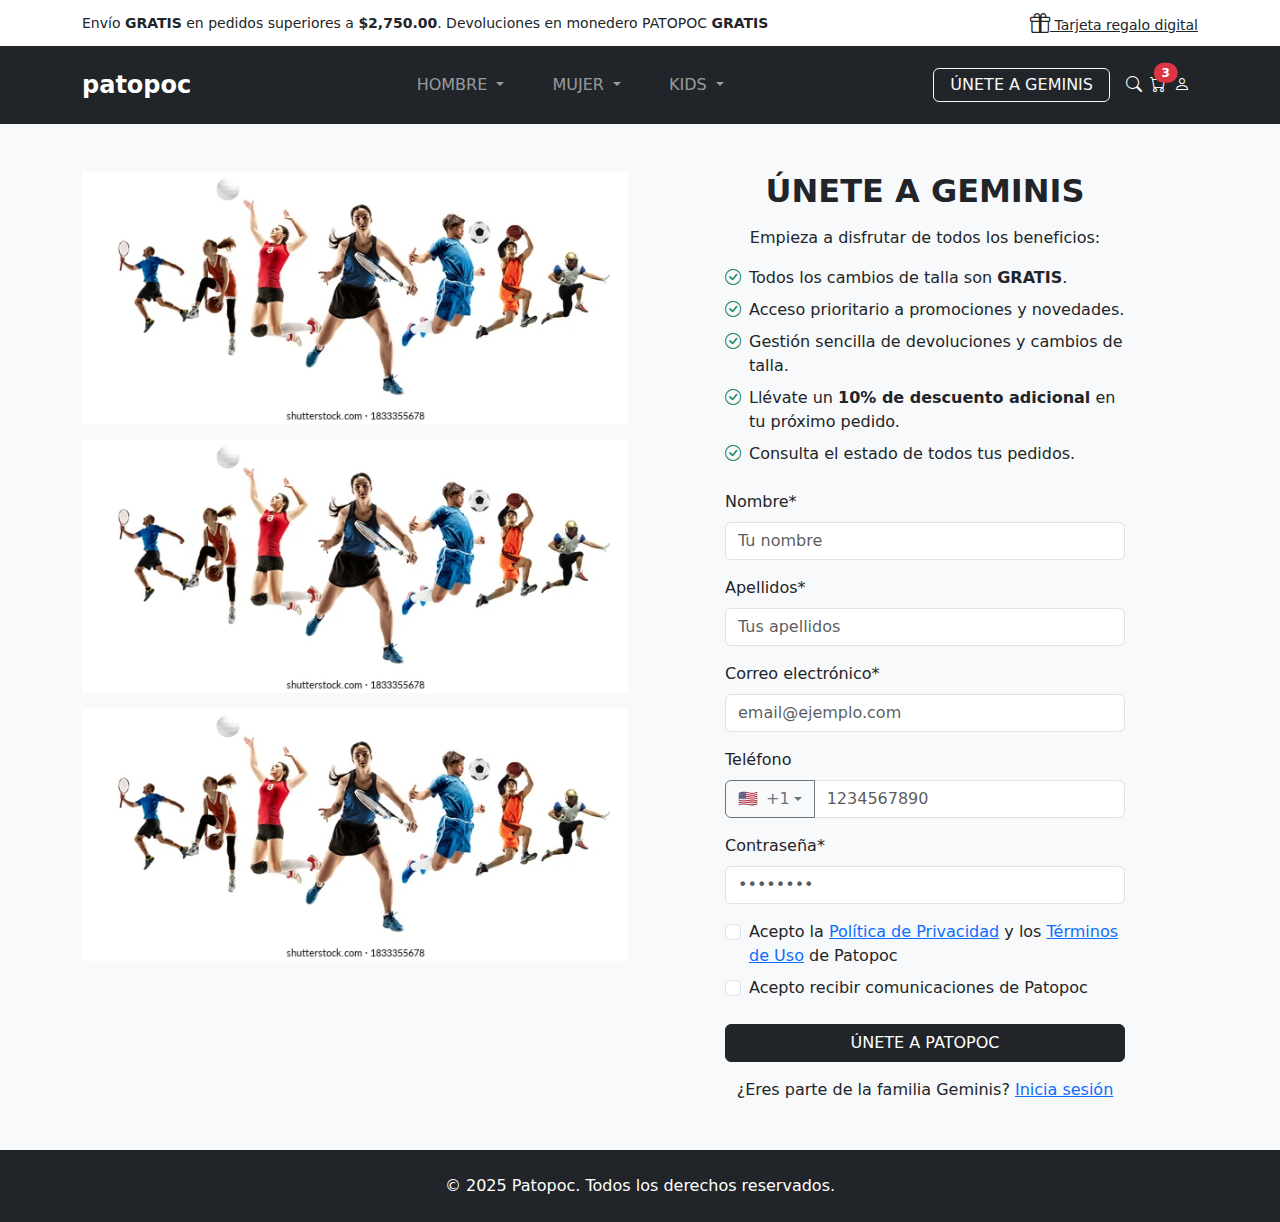
<file: registro.html>
<!DOCTYPE html>
<html lang="es">
<head>
  <meta charset="UTF-8">
  <title>Patopoc - Registro</title>
  <meta name="viewport" content="width=device-width, initial-scale=1.0">
  
  <!-- Bootstrap CSS -->
  <link 
    rel="stylesheet" 
    href="https://cdn.jsdelivr.net/npm/bootstrap@5.3.0-alpha1/dist/css/bootstrap.min.css"
  >
  <!-- Bootstrap Icons -->
  <link 
    rel="stylesheet" 
    href="https://cdn.jsdelivr.net/npm/bootstrap-icons@1.10.5/font/bootstrap-icons.css"
  >
<!-- Estilos CSS personalizados -->
<style>
    /* ===================== Hero Section (fondo e imagen) ===================== */
    .hero-section {
        position: relative;            /* para posicionar el texto absoluto */
        height: 70vh;                  /* Ajusta a tu gusto (70vh, 80vh, etc.) */
        background-color: #000;        /* Fondo negro en áreas no cubiertas por la imagen */
        background-image: url("assets/images/ima20.jpg");
        background-repeat: no-repeat;  
        background-position: center;   
        background-size: contain;      /* Muestra la imagen completa, con bandas negras laterales si sobra espacio */
      }
      
      /* ===================== Texto sobre la imagen ===================== */
      .hero-section > div {
        position: absolute !important;
        bottom: 2rem !important;
        left: 2rem !important;
        margin: 0 !important;
        text-align: left !important;
        transform: none !important; /* Por si .d-flex le aplicaba transform */
        top: auto !important;       /* Eliminamos top de align-items-center */
        z-index: 1;
        color: #fff; /* O el color que quieras */
      }
      
      /* Ajusta tamaño de tipografía (título y texto) */
      .hero-section > div h1 {
        font-size: 3rem;
        margin-bottom: 0.5rem;
      }
      .hero-section > div p {
        font-size: 1.2rem;
      }
      
      /* ===================== Efectos en cards, etc. ===================== */
      .card:hover {
        transform: scale(1.02);
        transition: all 0.3s ease;
      }
      .badge.bg-danger {
        font-weight: bold;
        letter-spacing: 0.5px;
      }
      
        /* ======= Mega-menú general (primer nivel) ======= */
        .dropdown-menu {
          background-color: #333;
          border: none;
        }
        /* Mostrar el mega-menú al hover en pantallas grandes */
        @media (min-width: 992px) {
          .nav-item.dropdown:hover .dropdown-menu {
            display: block;
          }
          .navbar .dropdown-menu {
            margin-top: 0; /* Eliminar salto al desplegar */
          }
        }
        .dropdown-item {
          color: #fff;
        }
        .dropdown-item:hover {
          background-color: #444;
        }
        /* Íconos dentro del dropdown */
        .dropdown-menu i {
          color: #fff;
        }
        .dropdown-menu i:hover {
          color: #f00;
        }
        /* Espaciado en cada item */
        .dropdown-menu p {
          margin-top: 10px;
        }
    
        /* ======= Forzar mega-menú centrado ======= */
        .nav-item.dropdown.position-static .dropdown-menu {
          left: 0;
          right: 0;
          margin-left: auto;
          margin-right: auto;
        }
        .nav-item.dropdown.position-static .dropdown-menu .row {
          justify-content: center;
        }
    
        /* ======= Sub-submenú en otra fila horizontal ======= */
        .dropdown-submenu {
          /* Únicamente para aislar estilos del submenú. */
        }
        /* Segunda fila: oculto por defecto en desktop, se mostrará al hover */
        .dropdown-submenu .sublevel-row {
          display: none; /* Se activa al hover */
        }
    
        /* En pantallas grandes, al hacer hover en “Lifestyle” -> mostrar submenú */
        @media (min-width: 992px) {
          .dropdown-submenu:hover .sublevel-row {
            display: flex; /* Muestra la segunda fila en horizontal */
          }
        }
        /*
          NOTA: Hemos quitado position: absolute;
          para que la fila aparezca “debajo” de la primera,
          expandiendo el mega-menú hacia abajo, en lugar de un panel flotante.
        */
      </style>
    </head>
    
    <body class="bg-light">
          <!-- Top Info Bar (similar a Siroko) -->
          <div class="top-bar bg-white text-dark small py-2">
            <div class="container d-flex justify-content-center justify-content-md-between align-items-center">
              <div class="mb-0">
                Envío <strong>GRATIS</strong> en pedidos superiores a <strong>$2,750.00</strong>.
                Devoluciones en monedero PATOPOC <strong>GRATIS</strong>
              </div>
              <a href="#" class="text-dark text-decoration-underline d-none d-md-inline">
                <i class="bi bi-gift fs-5"></i> 
                Tarjeta regalo digital
              </a>
            </div>
          </div>
      <!-- Navbar -->
      <nav class="navbar navbar-expand-lg navbar-dark bg-dark py-3">
        <div class="container">
          <a class="navbar-brand fw-bold fs-4" href=""index.html"">patopoc</a>
          <button
            class="navbar-toggler"
            type="button"
            data-bs-toggle="collapse"
            data-bs-target="#navbarNav"
            aria-controls="navbarNav"
            aria-expanded="false"
            aria-label="Toggle navigation"
          >
            <span class="navbar-toggler-icon"></span>
          </button>
    
          <div
            class="collapse navbar-collapse justify-content-between align-items-center"
            id="navbarNav"
          >
            <!-- Menú principal -->
            <ul class="navbar-nav mx-auto">
              <!-- ========== HOMBRE ========== -->
              <li class="nav-item dropdown position-static">
                <a
                  class="nav-link dropdown-toggle text-uppercase mx-3"
                  href="#"
                  id="hombreDropdown"
                  role="button"
                  data-bs-toggle="dropdown"
                  aria-expanded="false"
                >
                  Hombre
                </a>
                <!-- Mega-menú (primer nivel) -->
                <div
                  class="dropdown-menu w-100 p-3 shadow-lg"
                  aria-labelledby="hombreDropdown"
                >
                  <!-- Fila principal -->
                  <div class="row text-center">
                    <!-- Ciclismo -->
                    <div class="col-auto mb-3">
                      <a href="#" class="dropdown-item">
                        <i class="bi bi-bicycle fs-1"></i>
                        <p class="mb-0">Ciclismo</p>
                      </a>
                    </div>
                    <!-- Esquí & Snowboard -->
                    <div class="col-auto mb-3">
                      <a href="#" class="dropdown-item">
                        <i class="bi bi-snow fs-1"></i>
                        <p class="mb-0">Esquí & Snowboard</p>
                      </a>
                    </div>
    
                    <!-- LIFESTYLE (tiene su submenú) -->
                    <div class="col-auto mb-3 dropdown-submenu">
                      <!-- Botón principal de Lifestyle -->
                      <a
                        href="#"
                        class="dropdown-item dropdown-toggle"
                        id="lifestyleDropdown"
                        role="button"
                        data-bs-toggle="dropdown"
                        aria-expanded="false"
                      >
                        <i class="bi bi-person-lines-fill fs-1"></i>
                        <p class="mb-0">Lifestyle</p>
                      </a>
                      <!-- SEGUNDA FILA (subnivel) -->  
                      <div class="row text-center sublevel-row p-3">
                        <!-- Novedades -->
                        <div class="col-auto mb-3">
                          <a href="#" class="dropdown-item">
                            <i class="bi bi-star fs-1 text-success"></i>
                            <p class="mb-0">Novedades</p>
                          </a>
                        </div>
                        <!-- Ofertas -->
                        <div class="col-auto mb-3">
                          <a href="#" class="dropdown-item">
                            <i class="bi bi-alarm fs-1 text-warning"></i>
                            <p class="mb-0">Ofertas</p>
                          </a>
                        </div>
                        <!-- Parkas y Abrigos -->
                        <div class="col-auto mb-3">
                          <a href="#" class="dropdown-item">
                            <i class="bi bi-cloud fs-1"></i>
                            <p class="mb-0">Parkas y Abrigos</p>
                          </a>
                        </div>
                        <!-- Coach Jackets -->
                        <div class="col-auto mb-3">
                          <a href="#" class="dropdown-item">
                            <i class="bi bi-journal-text fs-1"></i>
                            <p class="mb-0">Coach Jackets</p>
                          </a>
                        </div>
                        <!-- Sudaderas -->
                        <div class="col-auto mb-3">
                          <a href="#" class="dropdown-item">
                            <i class="bi bi-bookmark fs-1"></i>
                            <p class="mb-0">Sudaderas</p>
                          </a>
                        </div>
                        <!-- Camisetas -->
                        <div class="col-auto mb-3">
                          <a href="#" class="dropdown-item">
                            <i class="bi bi-tag fs-1"></i>
                            <p class="mb-0">Camisetas</p>
                          </a>
                        </div>
                        <!-- Iconic -->
                        <div class="col-auto mb-3">
                          <a href="#" class="dropdown-item">
                            <i class="bi bi-eyeglasses fs-1"></i>
                            <p class="mb-0">Iconic</p>
                          </a>
                        </div>
                        <!-- X1 -->
                        <div class="col-auto mb-3">
                          <a href="#" class="dropdown-item">
                            <i class="bi bi-eyeglasses fs-1"></i>
                            <p class="mb-0">X1</p>
                          </a>
                        </div>
                        <!-- Accesorios -->
                        <div class="col-auto mb-3">
                          <a href="#" class="dropdown-item">
                            <i class="bi bi-bag fs-1"></i>
                            <p class="mb-0">Accesorios</p>
                          </a>
                        </div>
                      </div> <!-- /row sublevel-row -->
                    </div> <!-- /Lifestyle -->
    
                    <!-- Gym & Training -->
                    <div class="col-auto mb-3">
                      <a href="#" class="dropdown-item">
                        <i class="bi bi-dumbbell fs-1"></i>
                        <p class="mb-0">Gym & Training</p>
                      </a>
                    </div>
                    <!-- Adventure -->
                    <div class="col-auto mb-3">
                      <a href="#" class="dropdown-item">
                        <i class="bi bi-tree fs-1"></i>
                        <p class="mb-0">Adventure</p>
                      </a>
                    </div>
                    <!-- Golf -->
                    <div class="col-auto mb-3">
                      <a href="#" class="dropdown-item">
                        <i class="bi bi-golf fs-1"></i>
                        <p class="mb-0">Golf</p>
                      </a>
                    </div>
                    <!-- Collabs -->
                    <div class="col-auto mb-3">
                      <a href="#" class="dropdown-item">
                        <i class="bi bi-people fs-1"></i>
                        <p class="mb-0">Collabs</p>
                      </a>
                    </div>
                  </div> <!-- /row principal -->
                </div> <!-- /dropdown-menu HOMBRE -->
              </li> <!-- /nav-item HOMBRE -->
    
              <!-- ========== MUJER (solo primer nivel) ========== -->
              <li class="nav-item dropdown position-static">
                <a
                  class="nav-link dropdown-toggle text-uppercase mx-3"
                  href="#"
                  id="mujerDropdown"
                  role="button"
                  data-bs-toggle="dropdown"
                  aria-expanded="false"
                >
                  Mujer
                </a>
                <div
                  class="dropdown-menu w-100 p-3 shadow-lg"
                  aria-labelledby="mujerDropdown"
                >
                  <div class="row text-center">
                    <div class="col-auto mb-3">
                      <a href="#" class="dropdown-item">
                        <i class="bi bi-bicycle fs-1"></i>
                        <p class="mb-0">Ciclismo</p>
                      </a>
                    </div>
                    <div class="col-auto mb-3">
                      <a href="#" class="dropdown-item">
                        <i class="bi bi-snow fs-1"></i>
                        <p class="mb-0">Esquí & Snowboard</p>
                      </a>
                    </div>
                    <!-- Más ítems a gusto... -->
                  </div>
                </div>
              </li>
    
              <!-- ========== KIDS (solo primer nivel) ========== -->
              <li class="nav-item dropdown position-static">
                <a
                  class="nav-link dropdown-toggle text-uppercase mx-3"
                  href="#"
                  id="kidsDropdown"
                  role="button"
                  data-bs-toggle="dropdown"
                  aria-expanded="false"
                >
                  Kids
                </a>
                <div
                  class="dropdown-menu w-100 p-3 shadow-lg"
                  aria-labelledby="kidsDropdown"
                >
                  <div class="row text-center">
                    <div class="col-auto mb-3">
                      <a href="#" class="dropdown-item">
                        <i class="bi bi-bicycle fs-1"></i>
                        <p class="mb-0">Ciclismo</p>
                      </a>
                    </div>
                    <div class="col-auto mb-3">
                      <a href="#" class="dropdown-item">
                        <i class="bi bi-snow fs-1"></i>
                        <p class="mb-0">Esquí & Snowboard</p>
                      </a>
                    </div>
                    <!-- Más ítems a gusto... -->
                  </div>
                </div>
              </li>
            </ul><!-- /ul.navbar-nav -->
    
            <!-- Botón Únete e Íconos a la derecha -->
            <div class="d-flex align-items-center">
              <a class="btn btn-outline-light px-3 py-1 me-3 text-uppercase" href="index.html">Únete a Geminis</a>
              <a class="nav-link text-white me-2" href="buscador.html"><i class="bi bi-search"></i></a>
              <a class="nav-link text-white me-2 position-relative" href="eshop.html">
                <i class="bi bi-cart"></i>
                <span class="position-absolute top-0 start-100 translate-middle badge rounded-pill bg-danger">
                  3
                </span>
              </a>
              <a class="nav-link text-white me-2" href="#"><i class="bi bi-person"></i></a>
            </div>
          </div> <!-- /.collapse.navbar-collapse -->
        </div> <!-- /.container -->
      </nav> <!-- /nav -->
    
  <!-- Sección principal de Registro -->
  <section class="container my-5">
    <div class="row">
      <!-- Columna Izquierda: imágenes verticales -->
      <div class="col-md-6 mb-4">
        <!-- Ajusta estas rutas con tus imágenes reales -->
        
        <img src="assets/images/ima20.jpg" alt="Deporte 2" class="img-fluid mb-3">
        <img src="assets/images/ima20.jpg" alt="Deporte 3" class="img-fluid mb-3">
        <img src="assets/images/ima20.jpg" alt="Deporte 4" class="img-fluid mb-3">
      </div>

      <!-- Columna Derecha: beneficios (checks verdes) + formulario -->
      <div class="col-md-6 d-flex flex-column align-items-center">
        <h2 class="text-uppercase fw-bold mb-3">Únete a Geminis</h2>
        <p class="text-center">Empieza a disfrutar de todos los beneficios:</p>

        <!-- Lista con checks verdes -->
        <ul class="list-unstyled mb-4" style="max-width: 400px;">
          <li class="d-flex mb-2">
            <i class="bi bi-check-circle text-success me-2"></i>
            <span>Todos los cambios de talla son <strong>GRATIS</strong>.</span>
          </li>
          <li class="d-flex mb-2">
            <i class="bi bi-check-circle text-success me-2"></i>
            <span>Acceso prioritario a promociones y novedades.</span>
          </li>
          <li class="d-flex mb-2">
            <i class="bi bi-check-circle text-success me-2"></i>
            <span>Gestión sencilla de devoluciones y cambios de talla.</span>
          </li>
          <li class="d-flex mb-2">
            <i class="bi bi-check-circle text-success me-2"></i>
            <span>Llévate un <strong>10% de descuento adicional</strong> en tu próximo pedido.</span>
          </li>
          <li class="d-flex">
            <i class="bi bi-check-circle text-success me-2"></i>
            <span>Consulta el estado de todos tus pedidos.</span>
          </li>
        </ul>

        <!-- Formulario centrado, con ancho máximo 400px -->
        <form action="#" method="post" style="max-width: 400px; width: 100%;">
          <div class="mb-3">
            <label for="nombre" class="form-label">Nombre*</label>
            <input type="text" class="form-control" id="nombre" placeholder="Tu nombre" required>
          </div>
          <div class="mb-3">
            <label for="apellidos" class="form-label">Apellidos*</label>
            <input type="text" class="form-control" id="apellidos" placeholder="Tus apellidos" required>
          </div>
          <div class="mb-3">
            <label for="email" class="form-label">Correo electrónico*</label>
            <input type="email" class="form-control" id="email" placeholder="email@ejemplo.com" required>
          </div>
          <div class="mb-3">
            <label for="telefono" class="form-label">Teléfono</label>
            <div class="input-group">
              <!-- Botón dropdown con bandera y prefijo actual -->
              <button class="btn btn-outline-secondary dropdown-toggle d-flex align-items-center" 
                      type="button" 
                      data-bs-toggle="dropdown" 
                      aria-expanded="false">
                <span class="me-2">🇺🇸</span> +1
              </button>
              <!-- Lista de países con sus banderas y prefijos -->
              <ul class="dropdown-menu">
                <li>
                  <a class="dropdown-item d-flex align-items-center" href="#">
                    <span class="me-2">🇪🇸</span> +34 España
                  </a>
                </li>
                <li>
                  <a class="dropdown-item d-flex align-items-center" href="#">
                    <span class="me-2">🇲🇽</span> +52 México
                  </a>
                </li>
                <li>
                  <a class="dropdown-item d-flex align-items-center" href="#">
                    <span class="me-2">🇺🇸</span> +1 Estados Unidos
                  </a>
                </li>
                <!-- Agrega más opciones -->
              </ul>
          
              <!-- Campo para el número -->
              <input type="tel" class="form-control" id="telefono" placeholder="1234567890">
            </div>
          </div>
          <div class="mb-3">
            <label for="contraseña" class="form-label">Contraseña*</label>
            <input type="password" class="form-control" id="contraseña" placeholder="••••••••" required>
          </div>

          <!-- Checkboxes de políticas y comunicaciones -->
          <div class="form-check mb-2">
            <input class="form-check-input" type="checkbox" id="politicas" required>
            <label class="form-check-label" for="politicas">
              Acepto la <a href="#">Política de Privacidad</a> y los <a href="#">Términos de Uso</a> de Patopoc
            </label>
          </div>
          <div class="form-check mb-4">
            <input class="form-check-input" type="checkbox" id="comunicaciones">
            <label class="form-check-label" for="comunicaciones">
              Acepto recibir comunicaciones de Patopoc
            </label>
          </div>

          <button type="submit" class="btn btn-dark w-100 text-uppercase mb-3">Únete a Patopoc</button>

          <p class="text-center mb-0">
            ¿Eres parte de la familia Geminis? 
            <a href="#">Inicia sesión</a>
          </p>
        </form>
      </div>
    </div>
  </section>



  <!-- Footer -->
  <footer class="bg-dark text-white py-4 text-center">
    &copy; 2025 Patopoc. Todos los derechos reservados.
  </footer>

  <!-- Bootstrap JS -->
  <script 
    src="https://cdn.jsdelivr.net/npm/bootstrap@5.3.0-alpha1/dist/js/bootstrap.bundle.min.js">
  </script>
</body>
</html>
</file>
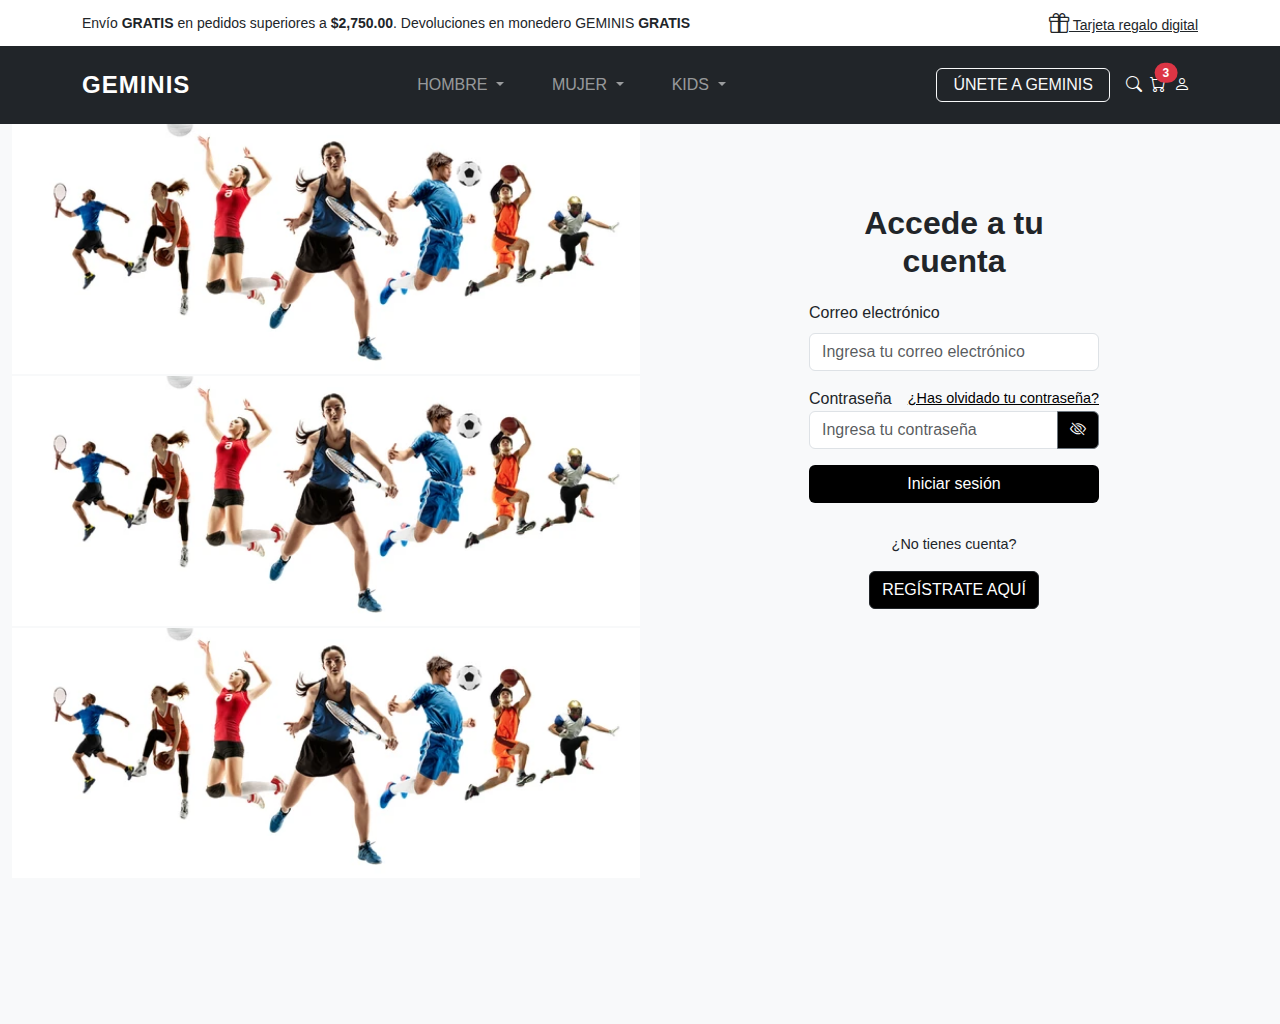
<file: sesion.html>
<!DOCTYPE html>
<html lang="es">
  <head>
    <meta charset="UTF-8" />
    <meta name="viewport" content="width=device-width, initial-scale=1.0" />
    <title>Geminis - Iniciar Sesión</title>

    <!-- Bootstrap CSS -->
    <link
      href="https://cdn.jsdelivr.net/npm/bootstrap@5.3.0/dist/css/bootstrap.min.css"
      rel="stylesheet"
    />

    <!-- Bootstrap Icons (para el ojito de la contraseña) -->
    <link
      rel="stylesheet"
      href="https://cdn.jsdelivr.net/npm/bootstrap-icons@1.8.1/font/bootstrap-icons.css"
    />

    <!-- Estilos personalizados -->
    <style>
      /* Ajusta a tu gusto o para replicar estilos similares a Siroko */
      
      body {
        margin: 0;
        padding: 0;
        font-family: Arial, sans-serif;
        background-color: #fff;
      }

      /* Navbar */
      .navbar-brand {
        font-weight: 600;
        text-transform: uppercase;
        letter-spacing: 1px;
      }

      /* Contenedor principal */
      .login-container {
        min-height: 100vh;
      }

      /* Columna de imágenes (lado izquierdo) */
      .image-col {
        padding: 0;
        overflow: hidden;
      }
      /* Bloques rectangulares con altura fija */
      .image-block {
        width: 100%;
        height: 250px; /* Ajusta la altura según prefieras */
        overflow: hidden;
        margin-bottom: 2px; /* Espacio mínimo entre imágenes */
      }
      .image-block img {
        width: 100%;
        height: 100%;
        object-fit: cover; /* Recorta la imagen para llenar el bloque */
        display: block;
      }

      /* Columna de formulario (lado derecho) */
      .form-col {
        /* Quitar align-items: center para no centrar verticalmente */
        display: flex;
        align-items: flex-start;
        justify-content: center;
        padding-top: 50px; /* Ajusta para separar desde arriba */
      }
      .login-form {
        max-width: 350px;
        width: 100%;
        padding: 30px;
      }
      .login-form h2 {
        margin-bottom: 20px;
        font-weight: 600;
        text-align: center; /* Centrar título */
      }
      .login-form .form-label {
        font-weight: 500;
      }
      .login-form .btn {
        background-color: #000;  /* Botón negro */
        color: #fff;             /* Texto blanco */
      }
      .login-form .btn:hover {
        background-color: #333;
      }
      .login-form a {
        text-decoration: none;
        color: #000;
        font-weight: 500;
      }
      .login-form a:hover {
        text-decoration: underline;
      }
      .footer-text {
        margin-top: 15px;
        font-size: 0.9rem;
        text-align: center; /* Centra el texto y el botón */
      }
   /* ===================== Hero Section (fondo e imagen) ===================== */
   .hero-section {
    position: relative;            /* para posicionar el texto absoluto */
    height: 70vh;                  /* Ajusta a tu gusto (70vh, 80vh, etc.) */
    background-color: #000;        /* Fondo negro en áreas no cubiertas por la imagen */
    background-image: url("assets/images/ima20.jpg");
    background-repeat: no-repeat;  
    background-position: center;   
    background-size: contain;      /* Muestra la imagen completa, con bandas negras laterales si sobra espacio */
  }
  
  /* ===================== Texto sobre la imagen ===================== */
  .hero-section > div {
    position: absolute !important;
    bottom: 2rem !important;
    left: 2rem !important;
    margin: 0 !important;
    text-align: left !important;
    transform: none !important; /* Por si .d-flex le aplicaba transform */
    top: auto !important;       /* Eliminamos top de align-items-center */
    z-index: 1;
    color: #fff; /* O el color que quieras */
  }
  
  /* Ajusta tamaño de tipografía (título y texto) */
  .hero-section > div h1 {
    font-size: 3rem;
    margin-bottom: 0.5rem;
  }
  .hero-section > div p {
    font-size: 1.2rem;
  }
  
  /* ===================== Efectos en cards, etc. ===================== */
  .card:hover {
    transform: scale(1.02);
    transition: all 0.3s ease;
  }
  .badge.bg-danger {
    font-weight: bold;
    letter-spacing: 0.5px;
  }
  
    /* ======= Mega-menú general (primer nivel) ======= */
    .dropdown-menu {
      background-color: #333;
      border: none;
    }
    /* Mostrar el mega-menú al hover en pantallas grandes */
    @media (min-width: 992px) {
      .nav-item.dropdown:hover .dropdown-menu {
        display: block;
      }
      .navbar .dropdown-menu {
        margin-top: 0; /* Eliminar salto al desplegar */
      }
    }
    .dropdown-item {
      color: #fff;
    }
    .dropdown-item:hover {
      background-color: #444;
    }
    /* Íconos dentro del dropdown */
    .dropdown-menu i {
      color: #fff;
    }
    .dropdown-menu i:hover {
      color: #f00;
    }
    /* Espaciado en cada item */
    .dropdown-menu p {
      margin-top: 10px;
    }

    /* ======= Forzar mega-menú centrado ======= */
    .nav-item.dropdown.position-static .dropdown-menu {
      left: 0;
      right: 0;
      margin-left: auto;
      margin-right: auto;
    }
    .nav-item.dropdown.position-static .dropdown-menu .row {
      justify-content: center;
    }

    /* ======= Sub-submenú en otra fila horizontal ======= */
    .dropdown-submenu {
      /* Únicamente para aislar estilos del submenú. */
    }
    /* Segunda fila: oculto por defecto en desktop, se mostrará al hover */
    .dropdown-submenu .sublevel-row {
      display: none; /* Se activa al hover */
    }

    /* En pantallas grandes, al hacer hover en “Lifestyle” -> mostrar submenú */
    @media (min-width: 992px) {
      .dropdown-submenu:hover .sublevel-row {
        display: flex; /* Muestra la segunda fila en horizontal */
      }
    }
    /*
      NOTA: Hemos quitado position: absolute;
      para que la fila aparezca “debajo” de la primera,
      expandiendo el mega-menú hacia abajo, en lugar de un panel flotante.
    */
  </style>
</head>

<body class="bg-light">
      <!-- Top Info Bar (similar a Siroko) -->
      <div class="top-bar bg-white text-dark small py-2">
        <div class="container d-flex justify-content-center justify-content-md-between align-items-center">
          <div class="mb-0">
            Envío <strong>GRATIS</strong> en pedidos superiores a <strong>$2,750.00</strong>.
            Devoluciones en monedero GEMINIS <strong>GRATIS</strong>
          </div>
          <a href="#" class="text-dark text-decoration-underline d-none d-md-inline">
            <i class="bi bi-gift fs-5"></i> 
            Tarjeta regalo digital
          </a>
        </div>
      </div>
  <!-- Navbar -->
  <nav class="navbar navbar-expand-lg navbar-dark bg-dark py-3">
    <div class="container">
      <a class="navbar-brand fw-bold fs-4" href=""index.html"">Geminis</a>
      <button
        class="navbar-toggler"
        type="button"
        data-bs-toggle="collapse"
        data-bs-target="#navbarNav"
        aria-controls="navbarNav"
        aria-expanded="false"
        aria-label="Toggle navigation"
      >
        <span class="navbar-toggler-icon"></span>
      </button>

      <div
        class="collapse navbar-collapse justify-content-between align-items-center"
        id="navbarNav"
      >
        <!-- Menú principal -->
        <ul class="navbar-nav mx-auto">
          <!-- ========== HOMBRE ========== -->
          <li class="nav-item dropdown position-static">
            <a
              class="nav-link dropdown-toggle text-uppercase mx-3"
              href="#"
              id="hombreDropdown"
              role="button"
              data-bs-toggle="dropdown"
              aria-expanded="false"
            >
              Hombre
            </a>
            <!-- Mega-menú (primer nivel) -->
            <div
              class="dropdown-menu w-100 p-3 shadow-lg"
              aria-labelledby="hombreDropdown"
            >
              <!-- Fila principal -->
              <div class="row text-center">
                <!-- Ciclismo -->
                <div class="col-auto mb-3">
                  <a href="#" class="dropdown-item">
                    <i class="bi bi-bicycle fs-1"></i>
                    <p class="mb-0">Ciclismo</p>
                  </a>
                </div>
                <!-- Esquí & Snowboard -->
                <div class="col-auto mb-3">
                  <a href="#" class="dropdown-item">
                    <i class="bi bi-snow fs-1"></i>
                    <p class="mb-0">Esquí & Snowboard</p>
                  </a>
                </div>

                <!-- LIFESTYLE (tiene su submenú) -->
                <div class="col-auto mb-3 dropdown-submenu">
                  <!-- Botón principal de Lifestyle -->
                  <a
                    href="#"
                    class="dropdown-item dropdown-toggle"
                    id="lifestyleDropdown"
                    role="button"
                    data-bs-toggle="dropdown"
                    aria-expanded="false"
                  >
                    <i class="bi bi-person-lines-fill fs-1"></i>
                    <p class="mb-0">Lifestyle</p>
                  </a>
                  <!-- SEGUNDA FILA (subnivel) -->  
                  <div class="row text-center sublevel-row p-3">
                    <!-- Novedades -->
                    <div class="col-auto mb-3">
                      <a href="#" class="dropdown-item">
                        <i class="bi bi-star fs-1 text-success"></i>
                        <p class="mb-0">Novedades</p>
                      </a>
                    </div>
                    <!-- Ofertas -->
                    <div class="col-auto mb-3">
                      <a href="#" class="dropdown-item">
                        <i class="bi bi-alarm fs-1 text-warning"></i>
                        <p class="mb-0">Ofertas</p>
                      </a>
                    </div>
                    <!-- Parkas y Abrigos -->
                    <div class="col-auto mb-3">
                      <a href="#" class="dropdown-item">
                        <i class="bi bi-cloud fs-1"></i>
                        <p class="mb-0">Parkas y Abrigos</p>
                      </a>
                    </div>
                    <!-- Coach Jackets -->
                    <div class="col-auto mb-3">
                      <a href="#" class="dropdown-item">
                        <i class="bi bi-journal-text fs-1"></i>
                        <p class="mb-0">Coach Jackets</p>
                      </a>
                    </div>
                    <!-- Sudaderas -->
                    <div class="col-auto mb-3">
                      <a href="#" class="dropdown-item">
                        <i class="bi bi-bookmark fs-1"></i>
                        <p class="mb-0">Sudaderas</p>
                      </a>
                    </div>
                    <!-- Camisetas -->
                    <div class="col-auto mb-3">
                      <a href="#" class="dropdown-item">
                        <i class="bi bi-tag fs-1"></i>
                        <p class="mb-0">Camisetas</p>
                      </a>
                    </div>
                    <!-- Iconic -->
                    <div class="col-auto mb-3">
                      <a href="#" class="dropdown-item">
                        <i class="bi bi-eyeglasses fs-1"></i>
                        <p class="mb-0">Iconic</p>
                      </a>
                    </div>
                    <!-- X1 -->
                    <div class="col-auto mb-3">
                      <a href="#" class="dropdown-item">
                        <i class="bi bi-eyeglasses fs-1"></i>
                        <p class="mb-0">X1</p>
                      </a>
                    </div>
                    <!-- Accesorios -->
                    <div class="col-auto mb-3">
                      <a href="#" class="dropdown-item">
                        <i class="bi bi-bag fs-1"></i>
                        <p class="mb-0">Accesorios</p>
                      </a>
                    </div>
                  </div> <!-- /row sublevel-row -->
                </div> <!-- /Lifestyle -->

                <!-- Gym & Training -->
                <div class="col-auto mb-3">
                  <a href="#" class="dropdown-item">
                    <i class="bi bi-dumbbell fs-1"></i>
                    <p class="mb-0">Gym & Training</p>
                  </a>
                </div>
                <!-- Adventure -->
                <div class="col-auto mb-3">
                  <a href="#" class="dropdown-item">
                    <i class="bi bi-tree fs-1"></i>
                    <p class="mb-0">Adventure</p>
                  </a>
                </div>
                <!-- Golf -->
                <div class="col-auto mb-3">
                  <a href="#" class="dropdown-item">
                    <i class="bi bi-golf fs-1"></i>
                    <p class="mb-0">Golf</p>
                  </a>
                </div>
                <!-- Collabs -->
                <div class="col-auto mb-3">
                  <a href="#" class="dropdown-item">
                    <i class="bi bi-people fs-1"></i>
                    <p class="mb-0">Collabs</p>
                  </a>
                </div>
              </div> <!-- /row principal -->
            </div> <!-- /dropdown-menu HOMBRE -->
          </li> <!-- /nav-item HOMBRE -->

          <!-- ========== MUJER (solo primer nivel) ========== -->
          <li class="nav-item dropdown position-static">
            <a
              class="nav-link dropdown-toggle text-uppercase mx-3"
              href="#"
              id="mujerDropdown"
              role="button"
              data-bs-toggle="dropdown"
              aria-expanded="false"
            >
              Mujer
            </a>
            <div
              class="dropdown-menu w-100 p-3 shadow-lg"
              aria-labelledby="mujerDropdown"
            >
              <div class="row text-center">
                <div class="col-auto mb-3">
                  <a href="#" class="dropdown-item">
                    <i class="bi bi-bicycle fs-1"></i>
                    <p class="mb-0">Ciclismo</p>
                  </a>
                </div>
                <div class="col-auto mb-3">
                  <a href="#" class="dropdown-item">
                    <i class="bi bi-snow fs-1"></i>
                    <p class="mb-0">Esquí & Snowboard</p>
                  </a>
                </div>
                <!-- Más ítems a gusto... -->
              </div>
            </div>
          </li>

          <!-- ========== KIDS (solo primer nivel) ========== -->
          <li class="nav-item dropdown position-static">
            <a
              class="nav-link dropdown-toggle text-uppercase mx-3"
              href="#"
              id="kidsDropdown"
              role="button"
              data-bs-toggle="dropdown"
              aria-expanded="false"
            >
              Kids
            </a>
            <div
              class="dropdown-menu w-100 p-3 shadow-lg"
              aria-labelledby="kidsDropdown"
            >
              <div class="row text-center">
                <div class="col-auto mb-3">
                  <a href="#" class="dropdown-item">
                    <i class="bi bi-bicycle fs-1"></i>
                    <p class="mb-0">Ciclismo</p>
                  </a>
                </div>
                <div class="col-auto mb-3">
                  <a href="#" class="dropdown-item">
                    <i class="bi bi-snow fs-1"></i>
                    <p class="mb-0">Esquí & Snowboard</p>
                  </a>
                </div>
                <!-- Más ítems a gusto... -->
              </div>
            </div>
          </li>
        </ul><!-- /ul.navbar-nav -->

        <!-- Botón Únete e Íconos a la derecha -->
        <div class="d-flex align-items-center">
          <a class="btn btn-outline-light px-3 py-1 me-3 text-uppercase" href="index.html">Únete a Geminis</a>
          <a class="nav-link text-white me-2" href="buscador.html"><i class="bi bi-search"></i></a>
          <a class="nav-link text-white me-2 position-relative" href="eshop.html">
            <i class="bi bi-cart"></i>
            <span class="position-absolute top-0 start-100 translate-middle badge rounded-pill bg-danger">
              3
            </span>
          </a>
          <a class="nav-link text-white me-2" href="#"><i class="bi bi-person"></i></a>
        </div>
      </div> <!-- /.collapse.navbar-collapse -->
    </div> <!-- /.container -->
  </nav> <!-- /nav -->

    <!-- Contenedor principal -->
    <div class="container-fluid login-container">
      <div class="row g-0">
        
        <!-- Columna de imágenes -->
        <div class="col-lg-6 d-none d-lg-block image-col">
          <div class="image-block">
            <img src="assets/images/ima20.jpg" alt="Imagen 1" />
          </div>
          <div class="image-block">
            <img src="assets/images/ima20.jpg" alt="Imagen 2" />
          </div>
          <div class="image-block">
            <img src="assets/images/ima20.jpg" alt="Imagen 3" />
          </div>
        </div>

        <!-- Columna del formulario -->
        <div class="col-12 col-lg-6 form-col">
          <form class="login-form">
            <h2>Accede a tu cuenta</h2>

            <!-- Correo electrónico -->
            <div class="mb-3">
              <label for="email" class="form-label">Correo electrónico</label>
              <input
                type="email"
                class="form-control"
                id="email"
                placeholder="Ingresa tu correo electrónico"
                required
              />
            </div>

            <!-- Contraseña con icono para mostrar/ocultar -->
            <div class="mb-3">
              <div class="d-flex justify-content-between align-items-center">
                <label for="password" class="form-label mb-0">Contraseña</label>
                <!-- Enlace para olvidar la contraseña -->
                <a href="#" class="small text-decoration-underline"
                   style="font-size: 0.9rem;">
                  ¿Has olvidado tu contraseña?
                </a>
              </div>

              <div class="input-group">
                <input
                  type="password"
                  class="form-control"
                  id="password"
                  placeholder="Ingresa tu contraseña"
                  required
                />
                <!-- Botón con ícono del ojo -->
                <button
                  class="btn btn-outline-secondary"
                  type="button"
                  id="togglePassword"
                  aria-label="Mostrar u ocultar contraseña"
                >
                  <i class="bi bi-eye-slash"></i>
                </button>
              </div>
            </div>

            <!-- Botón de Iniciar sesión -->
            <button type="submit" class="btn w-100 mb-3">
              Iniciar sesión
            </button>

            <!-- Sección de registro -->
            <div class="footer-text">
              <p>¿No tienes cuenta?</p>
              <a href="#" class="btn btn-outline-dark">REGÍSTRATE AQUÍ</a>
            </div>
          </form>
        </div>
      </div>
    </div>

    <!-- Bootstrap JS (con popper incluido) -->
    <script
      src="https://cdn.jsdelivr.net/npm/bootstrap@5.3.0/dist/js/bootstrap.bundle.min.js"
    ></script>

    <!-- Script para mostrar/ocultar contraseña -->
    <script>
      const togglePassword = document.getElementById('togglePassword');
      const passwordInput = document.getElementById('password');
      const icon = togglePassword.querySelector('i');

      togglePassword.addEventListener('click', () => {
        // Cambiamos el tipo de 'password' a 'text' o viceversa
        if (passwordInput.type === 'password') {
          passwordInput.type = 'text';
          // Cambiamos el ícono a ojo abierto
          icon.classList.remove('bi-eye-slash');
          icon.classList.add('bi-eye');
        } else {
          passwordInput.type = 'password';
          // Cambiamos el ícono a ojo cerrado
          icon.classList.remove('bi-eye');
          icon.classList.add('bi-eye-slash');
        }
      });
    </script>
  </body>
</html>
</file>
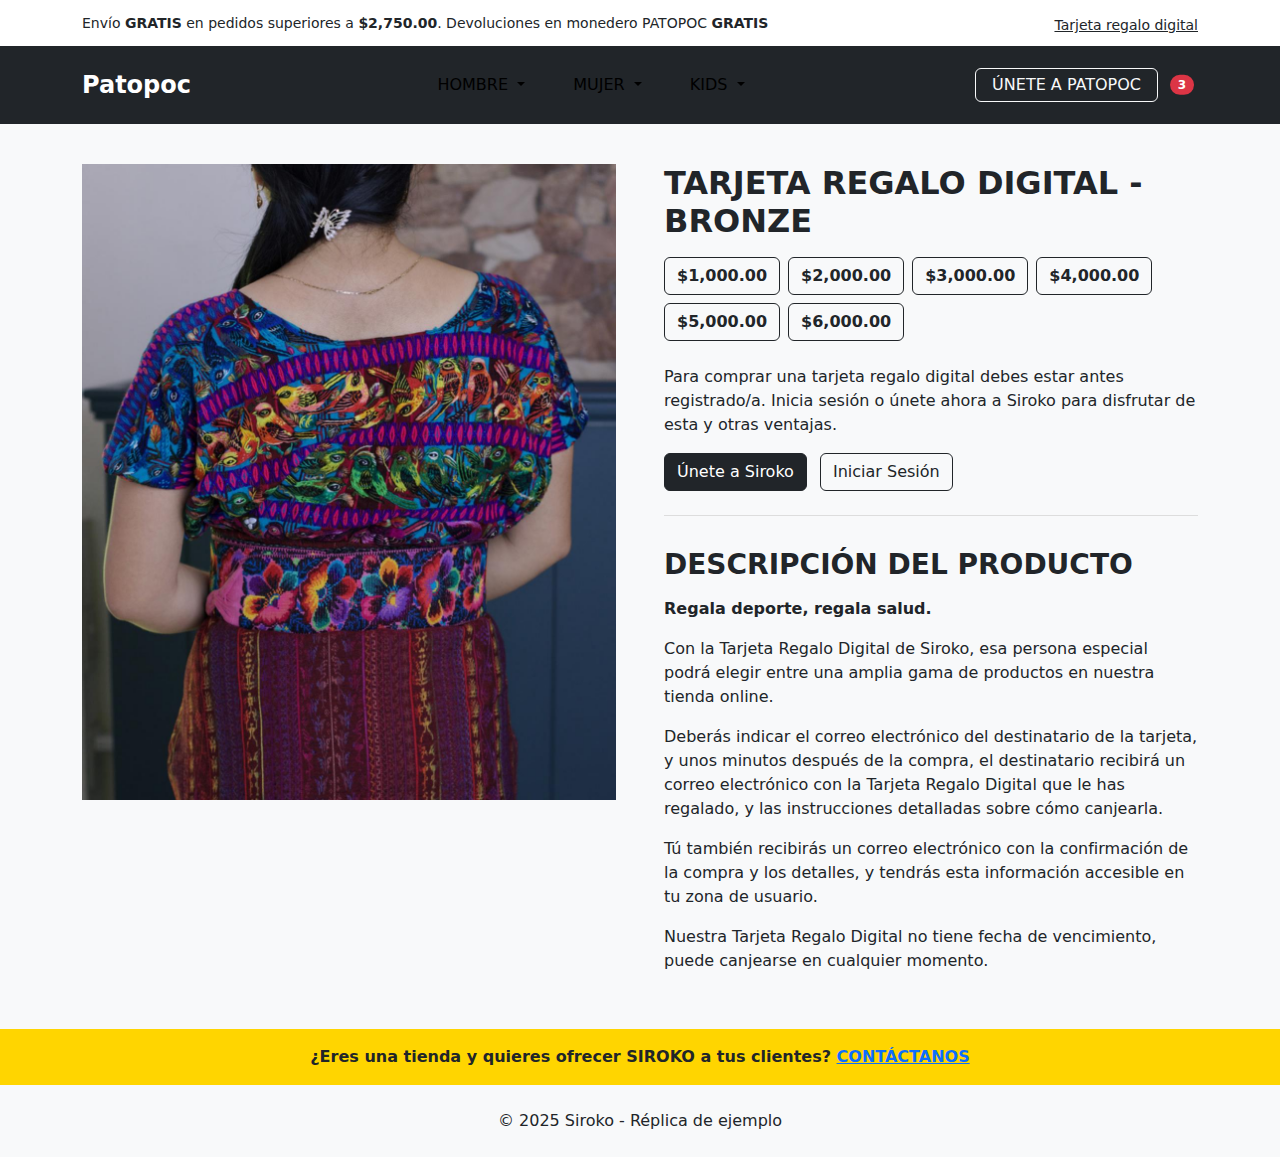
<file: tarjeta.html>
<!DOCTYPE html>
<html lang="es">
<head>
  <meta charset="UTF-8" />
  <meta name="viewport" content="width=device-width, initial-scale=1" />
  <title>Tarjeta Regalo Digital - Siroko</title>

  <!-- Bootstrap CSS -->
  <link
    rel="stylesheet"
    href="https://cdn.jsdelivr.net/npm/bootstrap@5.3.0/dist/css/bootstrap.min.css"
  />

  <!-- Estilos personalizados. -->
  <style>
    /* Fuente para asemejar estilo (opcional) */
    @import url('https://fonts.googleapis.com/css2?family=Montserrat:wght@400;600;700&display=swap');

    body {
      font-family: 'Montserrat', Arial, sans-serif;
      background-color: #fff;
      color: #000;
      margin: 0;
      padding: 0;
    }

    /* Barra superior negra */
    .top-bar {
      background-color: #000;
      color: #fff;
      padding: 0.5rem 0;
      font-size: 0.9rem;
      text-align: center;
    }

    /* Navegación principal (Hombre, Mujer, Kids, etc.) */
    .main-nav {
      background-color: #fff;
      border-bottom: 1px solid #ddd;
    }
    .nav-link {
      color: #000 !important;
      font-weight: 600;
      text-transform: uppercase;
      padding: 1rem 0.75rem;
    }
    .nav-link:hover {
      color: #666 !important;
    }

    /* Ajustes de logo en la cabecera */
    .navbar-brand img {
      height: 40px;
    }

    /* Header derecho (Iniciar Sesión, Únete a Siroko) */
    .header-buttons .btn {
      margin: 0 0.5rem;
      text-transform: uppercase;
      font-weight: 600;
    }

    /* Sección de la Tarjeta Regalo */
    .gift-card-section {
      margin-top: 40px;
      margin-bottom: 40px;
    }
    .gift-card-title {
      font-weight: 700;
      margin-bottom: 1rem;
      text-transform: uppercase;
    }
    .amount-buttons .btn {
      min-width: 110px;
      text-transform: uppercase;
      font-weight: 600;
    }

    /* Descripción */
    .description-title {
      font-weight: 700;
      margin-top: 2rem;
      margin-bottom: 1rem;
      text-transform: uppercase;
    }

    .divider {
      border-top: 1px solid #ddd;
      margin: 1.5rem 0;
    }

    /* Banner inferior amarillo */
    .bottom-banner {
      background-color: #ffd500;
      text-align: center;
      padding: 1rem;
      font-weight: 600;
    }

    /* Footer */
    footer {
      background-color: #f8f9fa;
      padding: 1.5rem 0;
    }
    footer p {
      margin: 0;
    }
  </style>
</head>
<body>
    <link href="https://cdn.jsdelivr.net/npm/bootstrap@5.3.0/dist/css/bootstrap.min.css" rel="stylesheet">

    <!-- FontAwesome (versión free) -->
    <link
      rel="stylesheet"
      href="https://cdnjs.cloudflare.com/ajax/libs/font-awesome/5.15.4/css/all.min.css"
      integrity="sha512-dyZ88mC6+KYr18o7R3FuRchcWY3JohMK6iUceYn1CwSFiqolLUCQ6/wNEXLVU9BsM6fkeBDd2PsR4fJoE6Kw+Q=="
      crossorigin="anonymous"
      referrerpolicy="no-referrer"
    />
    
    </head>
    
    <body class="bg-light">
          <!-- Top Info Bar (similar a Siroko) -->
          <div class="top-bar bg-white text-dark small py-2">
            <div class="container d-flex justify-content-center justify-content-md-between align-items-center">
              <div class="mb-0">
                Envío <strong>GRATIS</strong> en pedidos superiores a <strong>$2,750.00</strong>.
                Devoluciones en monedero PATOPOC <strong>GRATIS</strong>
              </div>
              <a href="tarjeta.html" class="text-dark text-decoration-underline d-none d-md-inline">
                <i class="bi bi-gift fs-5"></i> 
                Tarjeta regalo digital
              </a>
            </div>
          </div>
      <!-- Navbar -->
      <nav class="navbar navbar-expand-lg navbar-dark bg-dark py-3">
        <div class="container">
          <a class="navbar-brand fw-bold fs-4" href="index.html">Patopoc</a>
          <button
            class="navbar-toggler"
            type="button"
            data-bs-toggle="collapse"
            data-bs-target="#navbarNav"
            aria-controls="navbarNav"
            aria-expanded="false"
            aria-label="Toggle navigation"
          >
            <span class="navbar-toggler-icon"></span>
          </button>
    
          <div
            class="collapse navbar-collapse justify-content-between align-items-center"
            id="navbarNav"
          >
            <!-- Menú principal -->
            <ul class="navbar-nav mx-auto">
              <!-- ========== HOMBRE ========== -->
              <li class="nav-item dropdown position-static">
                <a
                  class="nav-link dropdown-toggle text-uppercase mx-3"
                  href="#"
                  id="hombreDropdown"
                  role="button"
                  data-bs-toggle="dropdown"
                  aria-expanded="false"
                >
                  Hombre
                </a>
                <!-- Mega-menú (primer nivel) -->
                <div
                  class="dropdown-menu w-100 p-3 shadow-lg"
                  aria-labelledby="hombreDropdown"
                >
                  <!-- Fila principal -->
                  <div class="row text-center">
                    <!-- Ciclismo -->
                    <div class="col-auto mb-3">
                      <a href="#" class="dropdown-item">
                        <i class="bi bi-bicycle fs-1"></i>
                        <p class="mb-0">Ciclismo</p>
                      </a>
                    </div>
                    <!-- Esquí & Snowboard -->
                    <div class="col-auto mb-3">
                      <a href="#" class="dropdown-item">
                        <i class="bi bi-snow fs-1"></i>
                        <p class="mb-0">Esquí & Snowboard</p>
                      </a>
                    </div>
    
                    <!-- LIFESTYLE (tiene su submenú) -->
                    <div class="col-auto mb-3 dropdown-submenu">
                      <!-- Botón principal de Lifestyle -->
                      <a
                        href="#"
                        class="dropdown-item dropdown-toggle"
                        id="lifestyleDropdown"
                        role="button"
                        data-bs-toggle="dropdown"
                        aria-expanded="false"
                      >
                        <i class="bi bi-person-lines-fill fs-1"></i>
                        <p class="mb-0">Lifestyle</p>
                      </a>
                      <!-- SEGUNDA FILA (subnivel) -->  
                      <div class="row text-center sublevel-row p-3">
                        <!-- Novedades -->
                        <div class="col-auto mb-3">
                          <a href="#" class="dropdown-item">
                            <i class="bi bi-star fs-1 text-success"></i>
                            <p class="mb-0">Novedades</p>
                          </a>
                        </div>
                        <!-- Ofertas -->
                        <div class="col-auto mb-3">
                          <a href="#" class="dropdown-item">
                            <i class="bi bi-alarm fs-1 text-warning"></i>
                            <p class="mb-0">Ofertas</p>
                          </a>
                        </div>
                        <!-- Parkas y Abrigos -->
                        <div class="col-auto mb-3">
                          <a href="#" class="dropdown-item">
                            <i class="bi bi-cloud fs-1"></i>
                            <p class="mb-0">Parkas y Abrigos</p>
                          </a>
                        </div>
                        <!-- Coach Jackets -->
                        <div class="col-auto mb-3">
                          <a href="#" class="dropdown-item">
                            <i class="bi bi-journal-text fs-1"></i>
                            <p class="mb-0">Coach Jackets</p>
                          </a>
                        </div>
                        <!-- Sudaderas -->
                        <div class="col-auto mb-3">
                          <a href="#" class="dropdown-item">
                            <i class="bi bi-bookmark fs-1"></i>
                            <p class="mb-0">Sudaderas</p>
                          </a>
                        </div>
                        <!-- Camisetas -->
                        <div class="col-auto mb-3">
                          <a href="#" class="dropdown-item">
                            <i class="bi bi-tag fs-1"></i>
                            <p class="mb-0">Camisetas</p>
                          </a>
                        </div>
                        <!-- Iconic -->
                        <div class="col-auto mb-3">
                          <a href="#" class="dropdown-item">
                            <i class="bi bi-eyeglasses fs-1"></i>
                            <p class="mb-0">Iconic</p>
                          </a>
                        </div>
                        <!-- X1 -->
                        <div class="col-auto mb-3">
                          <a href="#" class="dropdown-item">
                            <i class="bi bi-eyeglasses fs-1"></i>
                            <p class="mb-0">X1</p>
                          </a>
                        </div>
                        <!-- Accesorios -->
                        <div class="col-auto mb-3">
                          <a href="#" class="dropdown-item">
                            <i class="bi bi-bag fs-1"></i>
                            <p class="mb-0">Accesorios</p>
                          </a>
                        </div>
                      </div> <!-- /row sublevel-row -->
                    </div> <!-- /Lifestyle -->
    
                    <!-- Gym & Training -->
                    <div class="col-auto mb-3">
                      <a href="#" class="dropdown-item">
                        <i class="bi bi-dumbbell fs-1"></i>
                        <p class="mb-0">Gym & Training</p>
                      </a>
                    </div>
                    <!-- Adventure -->
                    <div class="col-auto mb-3">
                      <a href="#" class="dropdown-item">
                        <i class="bi bi-tree fs-1"></i>
                        <p class="mb-0">Adventure</p>
                      </a>
                    </div>
                    <!-- Golf -->
                    <div class="col-auto mb-3">
                      <a href="#" class="dropdown-item">
                        <i class="bi bi-golf fs-1"></i>
                        <p class="mb-0">Golf</p>
                      </a>
                    </div>
                    <!-- Collabs -->
                    <div class="col-auto mb-3">
                      <a href="#" class="dropdown-item">
                        <i class="bi bi-people fs-1"></i>
                        <p class="mb-0">Collabs</p>
                      </a>
                    </div>
                  </div> <!-- /row principal -->
                </div> <!-- /dropdown-menu HOMBRE -->
              </li> <!-- /nav-item HOMBRE -->
    
              <!-- ========== MUJER (solo primer nivel) ========== -->
              <li class="nav-item dropdown position-static">
                <a
                  class="nav-link dropdown-toggle text-uppercase mx-3"
                  href="#"
                  id="mujerDropdown"
                  role="button"
                  data-bs-toggle="dropdown"
                  aria-expanded="false"
                >
                  Mujer
                </a>
                <div
                  class="dropdown-menu w-100 p-3 shadow-lg"
                  aria-labelledby="mujerDropdown"
                >
                  <div class="row text-center">
                    <div class="col-auto mb-3">
                      <a href="#" class="dropdown-item">
                        <i class="bi bi-bicycle fs-1"></i>
                        <p class="mb-0">Ciclismo</p>
                      </a>
                    </div>
                    <div class="col-auto mb-3">
                      <a href="#" class="dropdown-item">
                        <i class="bi bi-snow fs-1"></i>
                        <p class="mb-0">Esquí & Snowboard</p>
                      </a>
                    </div>
                    <!-- Más ítems a gusto... -->
                  </div>
                </div>
              </li>
    
              <!-- ========== KIDS (solo primer nivel) ========== -->
              <li class="nav-item dropdown position-static">
                <a
                  class="nav-link dropdown-toggle text-uppercase mx-3"
                  href="#"
                  id="kidsDropdown"
                  role="button"
                  data-bs-toggle="dropdown"
                  aria-expanded="false"
                >
                  Kids
                </a>
                <div
                  class="dropdown-menu w-100 p-3 shadow-lg"
                  aria-labelledby="kidsDropdown"
                >
                  <div class="row text-center">
                    <div class="col-auto mb-3">
                      <a href="#" class="dropdown-item">
                        <i class="bi bi-bicycle fs-1"></i>
                        <p class="mb-0">Ciclismo</p>
                      </a>
                    </div>
                    <div class="col-auto mb-3">
                      <a href="#" class="dropdown-item">
                        <i class="bi bi-snow fs-1"></i>
                        <p class="mb-0">Esquí & Snowboard</p>
                      </a>
                    </div>
                    <!-- Más ítems a gusto... -->
                  </div>
                </div>
              </li>
            </ul><!-- /ul.navbar-nav -->
    
            <!-- Botón Únete e Íconos a la derecha -->
            <div class="d-flex align-items-center">
              <a class="btn btn-outline-light px-3 py-1 me-3 text-uppercase" href="registro.html">Únete a Patopoc</a>
              <a class="nav-link text-white me-2" href="buscador.html"><i class="bi bi-search"></i></a>
              <a class="nav-link text-white me-2 position-relative" href="eshop.html">
                <i class="bi bi-cart"></i>
                <span class="position-absolute top-0 start-100 translate-middle badge rounded-pill bg-danger">
                  3
                </span>
              </a>
              <a class="nav-link text-white me-2" href="sesion.html"><i class="bi bi-person"></i></a>
            </div>
          </div> <!-- /.collapse.navbar-collapse -->
        </div> <!-- /.container -->
      </nav> <!-- /nav -->
    
  <!-- Sección principal de la Tarjeta de Regalo -->
  <div class="container gift-card-section">
    <div class="row g-5">
      <!-- Columna Izquierda: imagen de la tarjeta -->
      <div class="col-md-6 text-center">
        <!-- Sustituye esta imagen por la real de la tarjeta -->
        <img
          src="assets/images/12.jpg"
          alt="Tarjeta Regalo Digital Siroko"
          class="img-fluid"
        />
      </div>

      <!-- Columna Derecha: detalles de la tarjeta -->
      <div class="col-md-6">
        <h2 class="gift-card-title">Tarjeta Regalo Digital - Bronze</h2>

        <!-- Opciones de importe -->
        <div class="amount-buttons d-flex flex-wrap gap-2 mb-4">
          <button type="button" class="btn btn-outline-dark">$1,000.00</button>
          <button type="button" class="btn btn-outline-dark">$2,000.00</button>
          <button type="button" class="btn btn-outline-dark">$3,000.00</button>
          <button type="button" class="btn btn-outline-dark">$4,000.00</button>
          <button type="button" class="btn btn-outline-dark">$5,000.00</button>
          <button type="button" class="btn btn-outline-dark">$6,000.00</button>
        </div>

        <p>
          Para comprar una tarjeta regalo digital debes estar antes registrado/a.
          Inicia sesión o únete ahora a Siroko para disfrutar de esta y otras ventajas.
        </p>

        <!-- Botones de acción -->
        <div class="mb-4">
          <a href="#" class="btn btn-dark me-2">Únete a Siroko</a>
          <a href="#" class="btn btn-outline-dark">Iniciar Sesión</a>
        </div>

        <div class="divider"></div>

        <!-- Descripción del producto -->
        <h3 class="description-title">Descripción del producto</h3>
        <p><strong>Regala deporte, regala salud.</strong></p>
        <p>
          Con la Tarjeta Regalo Digital de Siroko, esa persona especial podrá elegir
          entre una amplia gama de productos en nuestra tienda online.
        </p>
        <p>
          Deberás indicar el correo electrónico del destinatario de la tarjeta, y unos minutos
          después de la compra, el destinatario recibirá un correo electrónico con la Tarjeta
          Regalo Digital que le has regalado, y las instrucciones detalladas sobre cómo canjearla.
        </p>
        <p>
          Tú también recibirás un correo electrónico con la confirmación de la compra y los detalles,
          y tendrás esta información accesible en tu zona de usuario.
        </p>
        <p>
          Nuestra Tarjeta Regalo Digital no tiene fecha de vencimiento, puede canjearse en cualquier momento.
        </p>
      </div>
    </div>
  </div>

  <!-- Banner inferior amarillo -->
  <div class="bottom-banner">
    ¿Eres una tienda y quieres ofrecer SIROKO a tus clientes?
    <a href="#" class="text-decoration-underline">CONTÁCTANOS</a>
  </div>

  <!-- Footer -->
  <footer>
    <div class="container text-center">
      <p>© 2025 Siroko - Réplica de ejemplo</p>
    </div>
  </footer>

  <!-- Bootstrap JS -->
  <script
    src="https://cdn.jsdelivr.net/npm/bootstrap@5.3.0/dist/js/bootstrap.bundle.min.js"
  ></script>
</body>
</html>
</file>
